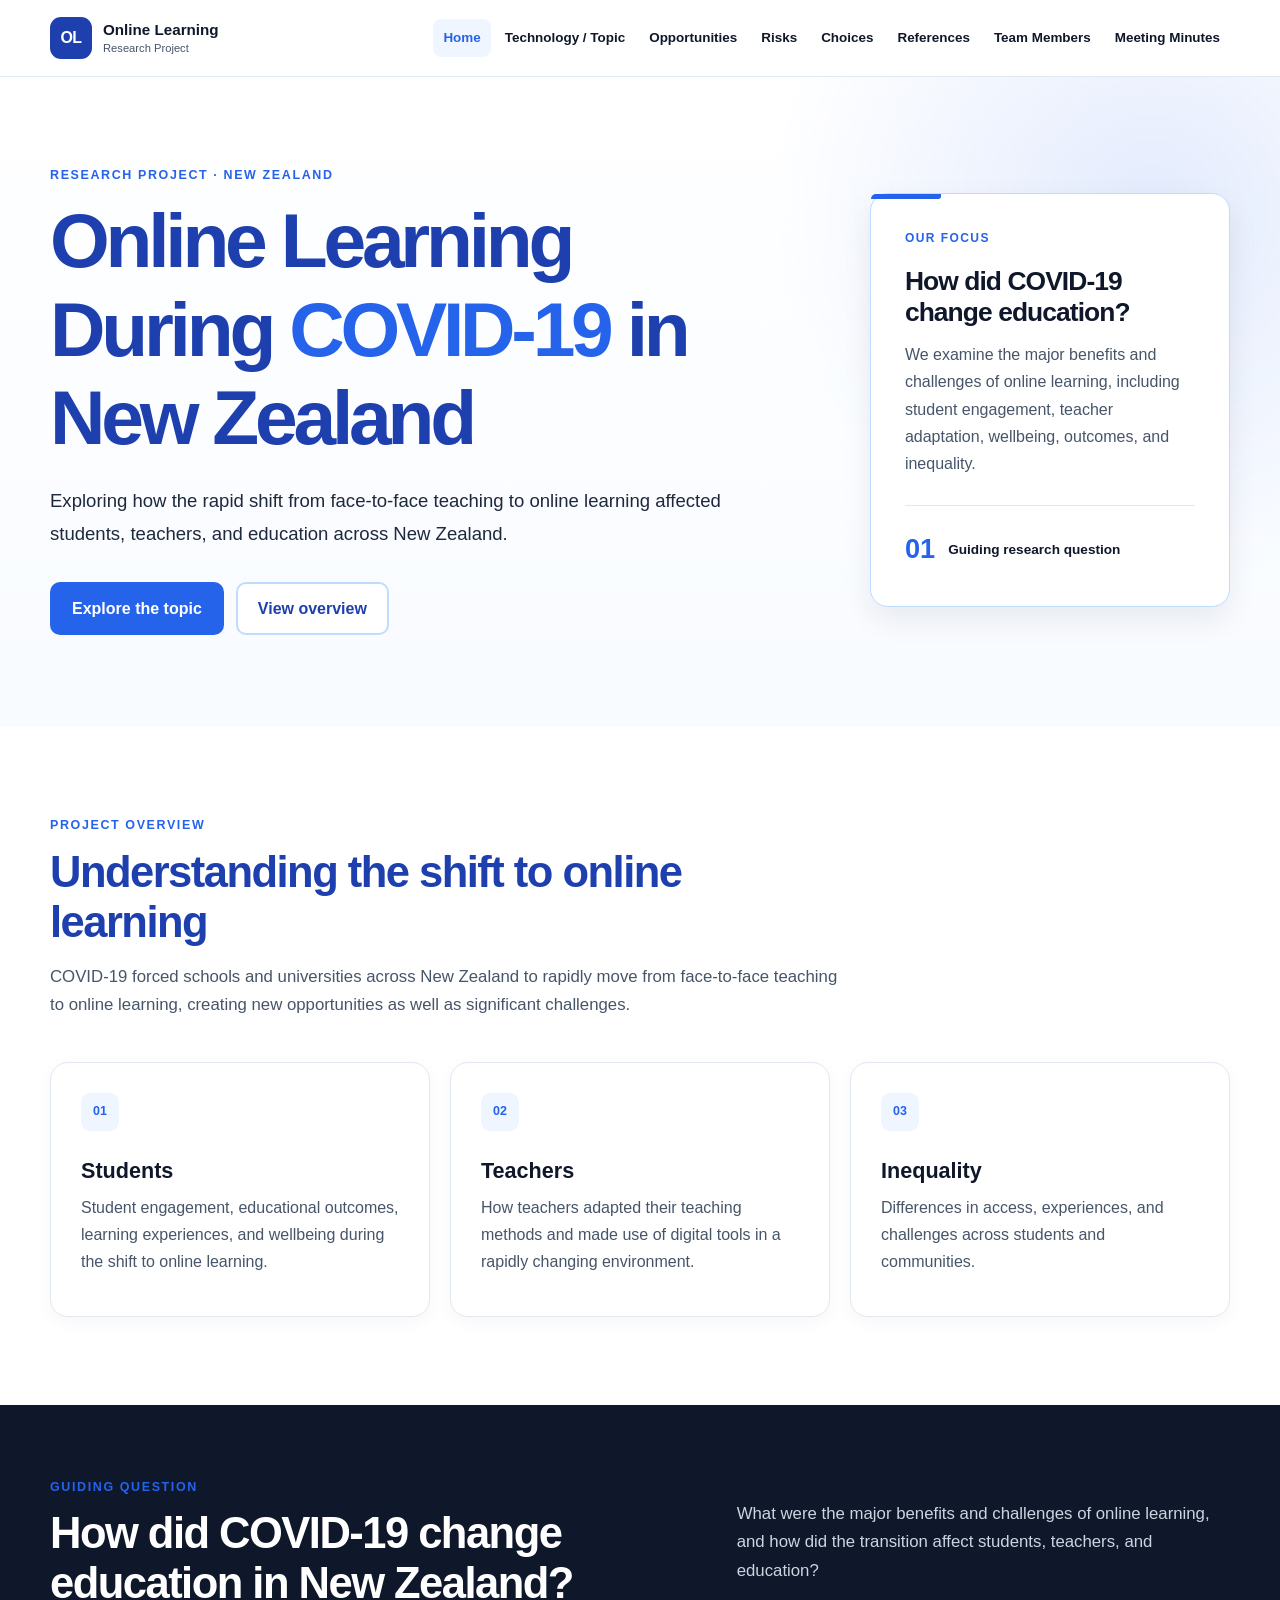
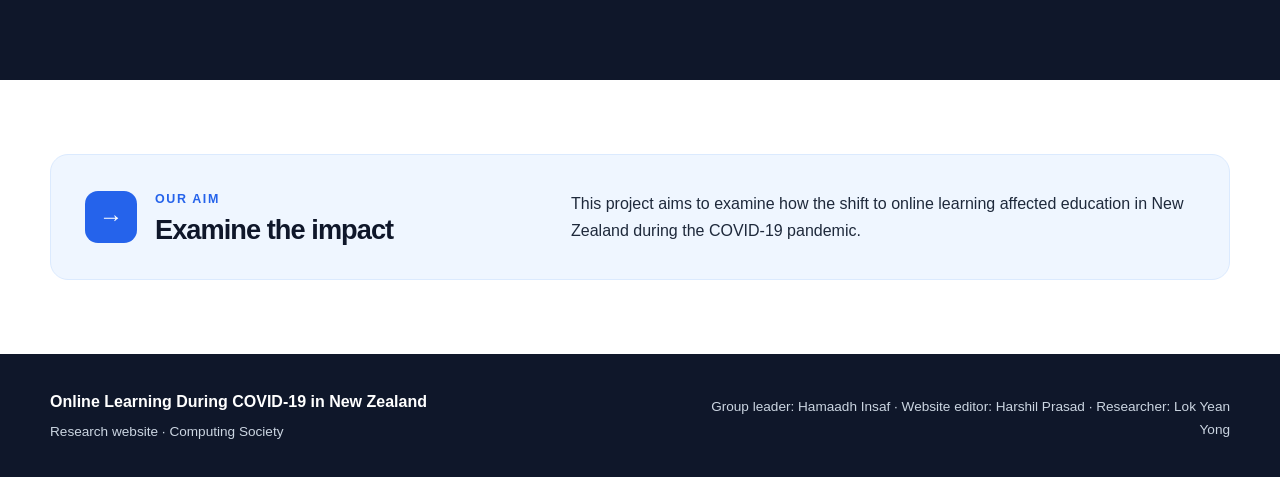
<file: index.html>
<!DOCTYPE html>
<html lang="en">
    <head>
        <meta charset="UTF-8">
        <meta name="viewport" content="width=device-width, initial-scale=1.0">
        <meta name="description" content="Online Learning During COVID-19 in New Zealand - a research website exploring the impact of the pandemic on students, teachers, and education.">
        <title>Online Learning During COVID-19 in New Zealand</title>
        <link rel="stylesheet" href="style.css">
    </head>

    <body>
        <header class="site-header">
            <div class="container header-inner">
                <a class="site-logo" href="index.html" aria-label="Research website home">
                    <span class="logo-mark">OL</span>
                    <span class="logo-text">Online Learning <small>Research Project</small></span>
                </a>

                <nav class="main-nav" aria-label="Main navigation">
                    <a class="active" href="index.html">Home</a>
                    <a href="topic.html">Technology / Topic</a>
                    <a href="opportunities.html">Opportunities</a>
                    <a href="risks.html">Risks</a>
                    <a href="choices.html">Choices</a>
                    <a href="references.html">References</a>
                    <a href="team-members.html">Team Members</a>
                    <a href="meetings.html">Meeting Minutes</a>
                </nav>
            </div>
        </header>

        <main>
            <section class="hero">
                <div class="container hero-grid">
                    <div class="hero-content">
                        <p class="eyebrow">Research Project · New Zealand</p>
                        <h1>Online Learning During <span>COVID-19</span> in New Zealand</h1>
                        <p class="hero-text">
                        Exploring how the rapid shift from face-to-face teaching to online learning
                        affected students, teachers, and education across New Zealand.
                        </p>
                        <div class="hero-actions">
                            <a class="button button-primary" href="topic.html">Explore the topic</a>
                            <a class="button button-secondary" href="#overview">View overview</a>
                        </div>
                    </div>

                    <div class="hero-card" aria-label="Research focus">
                        <div class="hero-card-label">Our focus</div>
                        <h2>How did COVID-19 change education?</h2>
                        <p>
                        We examine the major benefits and challenges of online learning,
                        including student engagement, teacher adaptation, wellbeing, outcomes,
                        and inequality.
                        </p>
                        <div class="hero-stat">
                            <span class="stat-number">01</span>
                            <span class="stat-text">Guiding research question</span>
                        </div>
                    </div>
                </div>
            </section>

            <section id="overview" class="section">
                <div class="container">
                    <div class="section-heading">
                        <p class="eyebrow">Project overview</p>
                        <h2>Understanding the shift to online learning</h2>
                        <p>
                        COVID-19 forced schools and universities across New Zealand to rapidly
                        move from face-to-face teaching to online learning, creating new
                        opportunities as well as significant challenges.
                        </p>
                    </div>

                    <div class="focus-grid">
                        <article class="focus-card">
                            <div class="card-number">01</div>
                            <h3>Students</h3>
                            <p>
                            Student engagement, educational outcomes, learning experiences,
                            and wellbeing during the shift to online learning.
                            </p>
                        </article>

                        <article class="focus-card">
                            <div class="card-number">02</div>
                            <h3>Teachers</h3>
                            <p>
                            How teachers adapted their teaching methods and made use of
                            digital tools in a rapidly changing environment.
                            </p>
                        </article>

                        <article class="focus-card">
                            <div class="card-number">03</div>
                            <h3>Inequality</h3>
                            <p>
                            Differences in access, experiences, and challenges across
                            students and communities.
                            </p>
                        </article>
                    </div>
                </div>
            </section>

            <section class="question-section">
                <div class="container question-grid">
                    <div>
                        <p class="eyebrow eyebrow-light">Guiding question</p>
                        <h2>How did COVID-19 change education in New Zealand?</h2>
                    </div>
                    <p>
                    What were the major benefits and challenges of online learning,
                    and how did the transition affect students, teachers, and education?
                    </p>
                </div>
            </section>

            <section class="section aim-section">
                <div class="container aim-grid">
                    <div class="aim-label">
                        <span class="aim-icon">→</span>
                        <div>
                            <p class="eyebrow">Our aim</p>
                            <h2>Examine the impact</h2>
                        </div>
                    </div>
                    <p>
                    This project aims to examine how the shift to online learning affected
                    education in New Zealand during the COVID-19 pandemic.
                    </p>
                </div>
            </section>
        </main>

        <footer class="site-footer">
            <div class="container footer-inner">
                <div>
                    <strong>Online Learning During COVID-19 in New Zealand</strong>
                    <p>Research website · Computing Society</p>
                </div>
                <p class="footer-credit">
                Group leader: Hamaadh Insaf · Website editor: Harshil Prasad · Researcher: Lok Yean Yong
                </p>
            </div>
        </footer>
    </body>
</html>
</file>
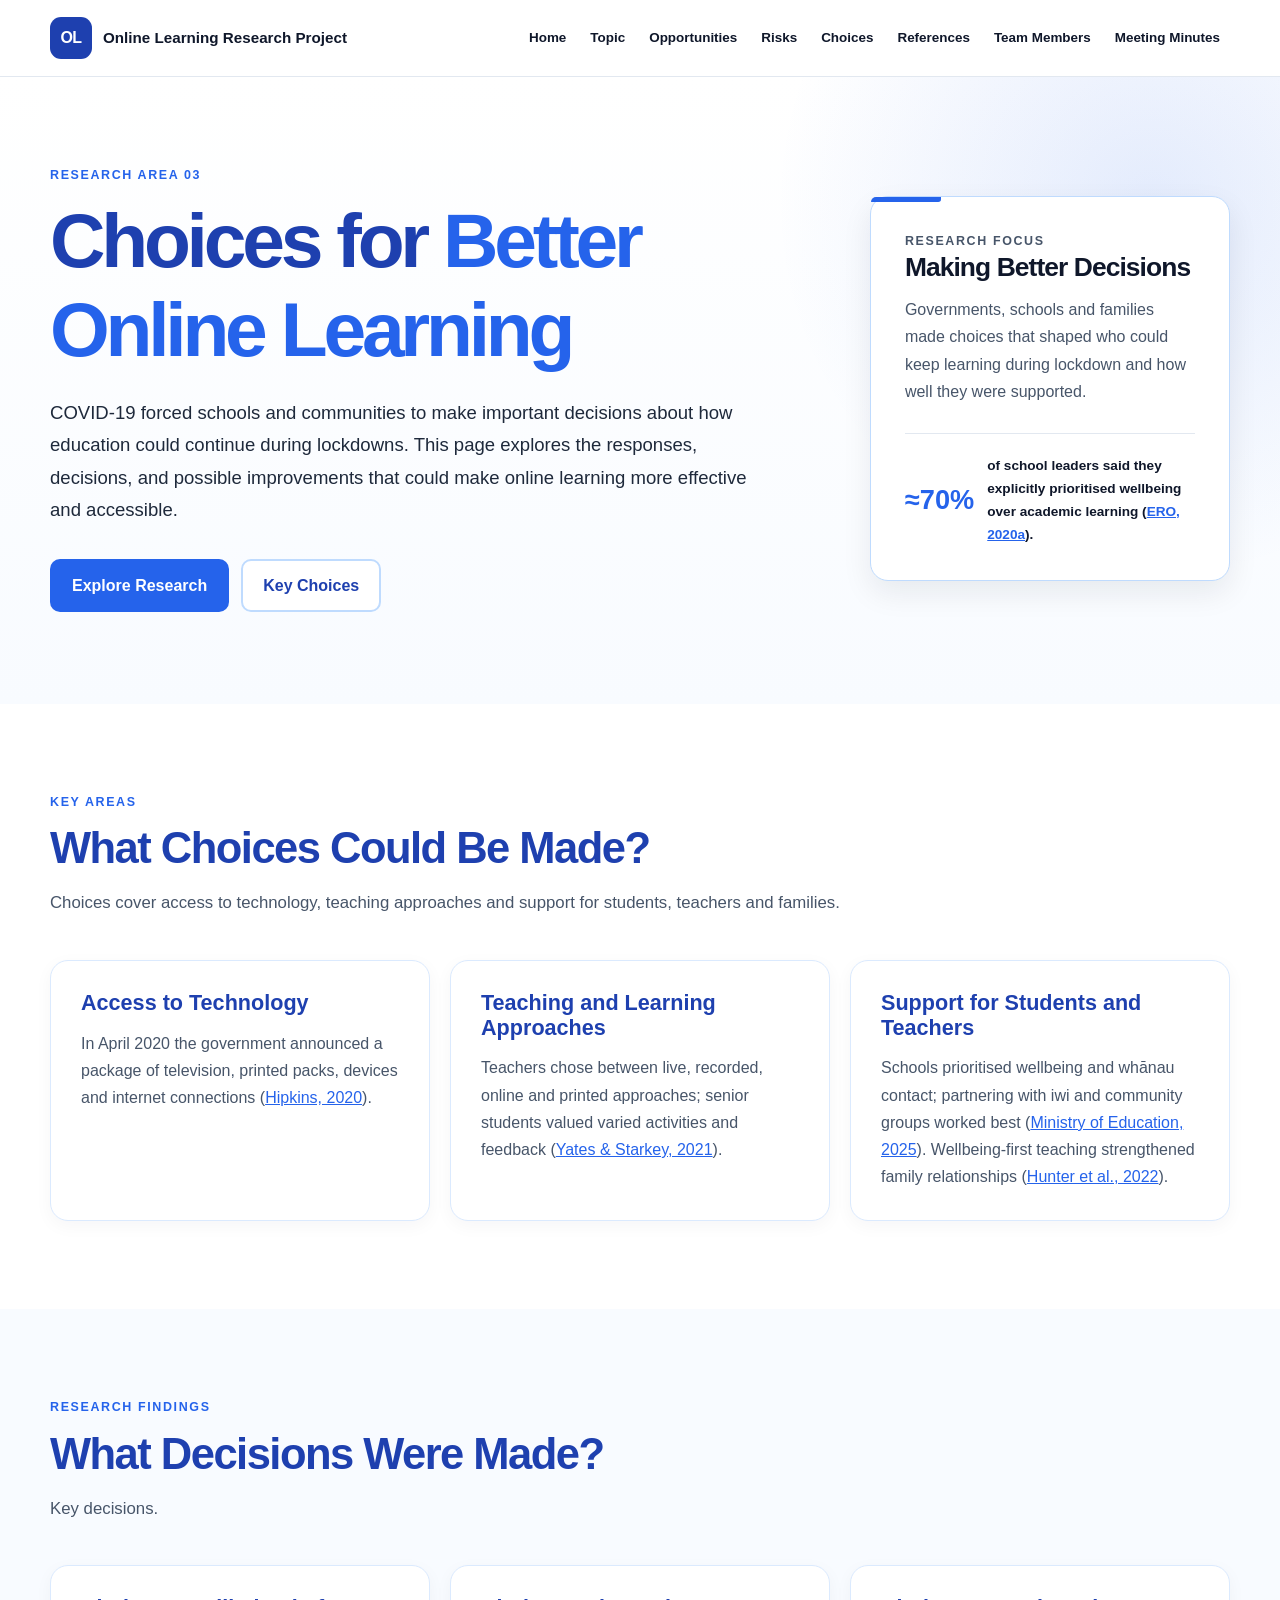
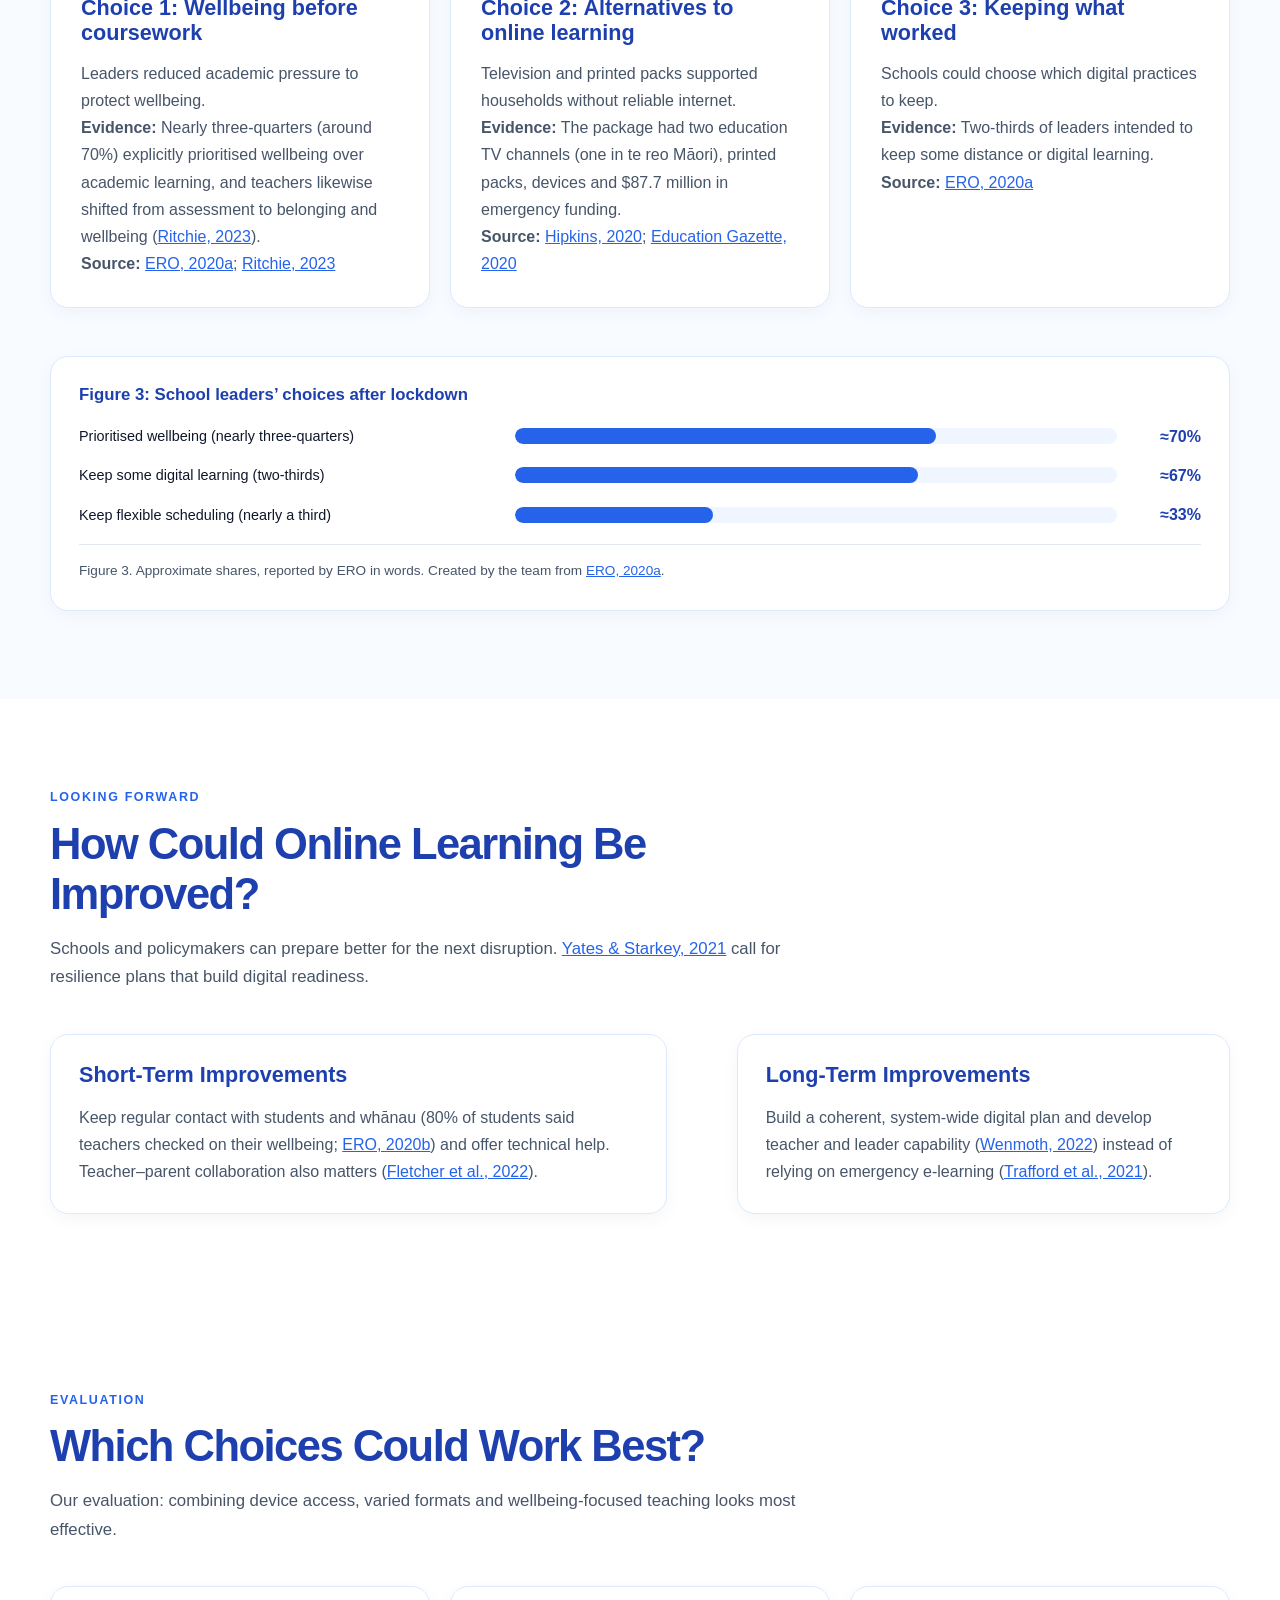
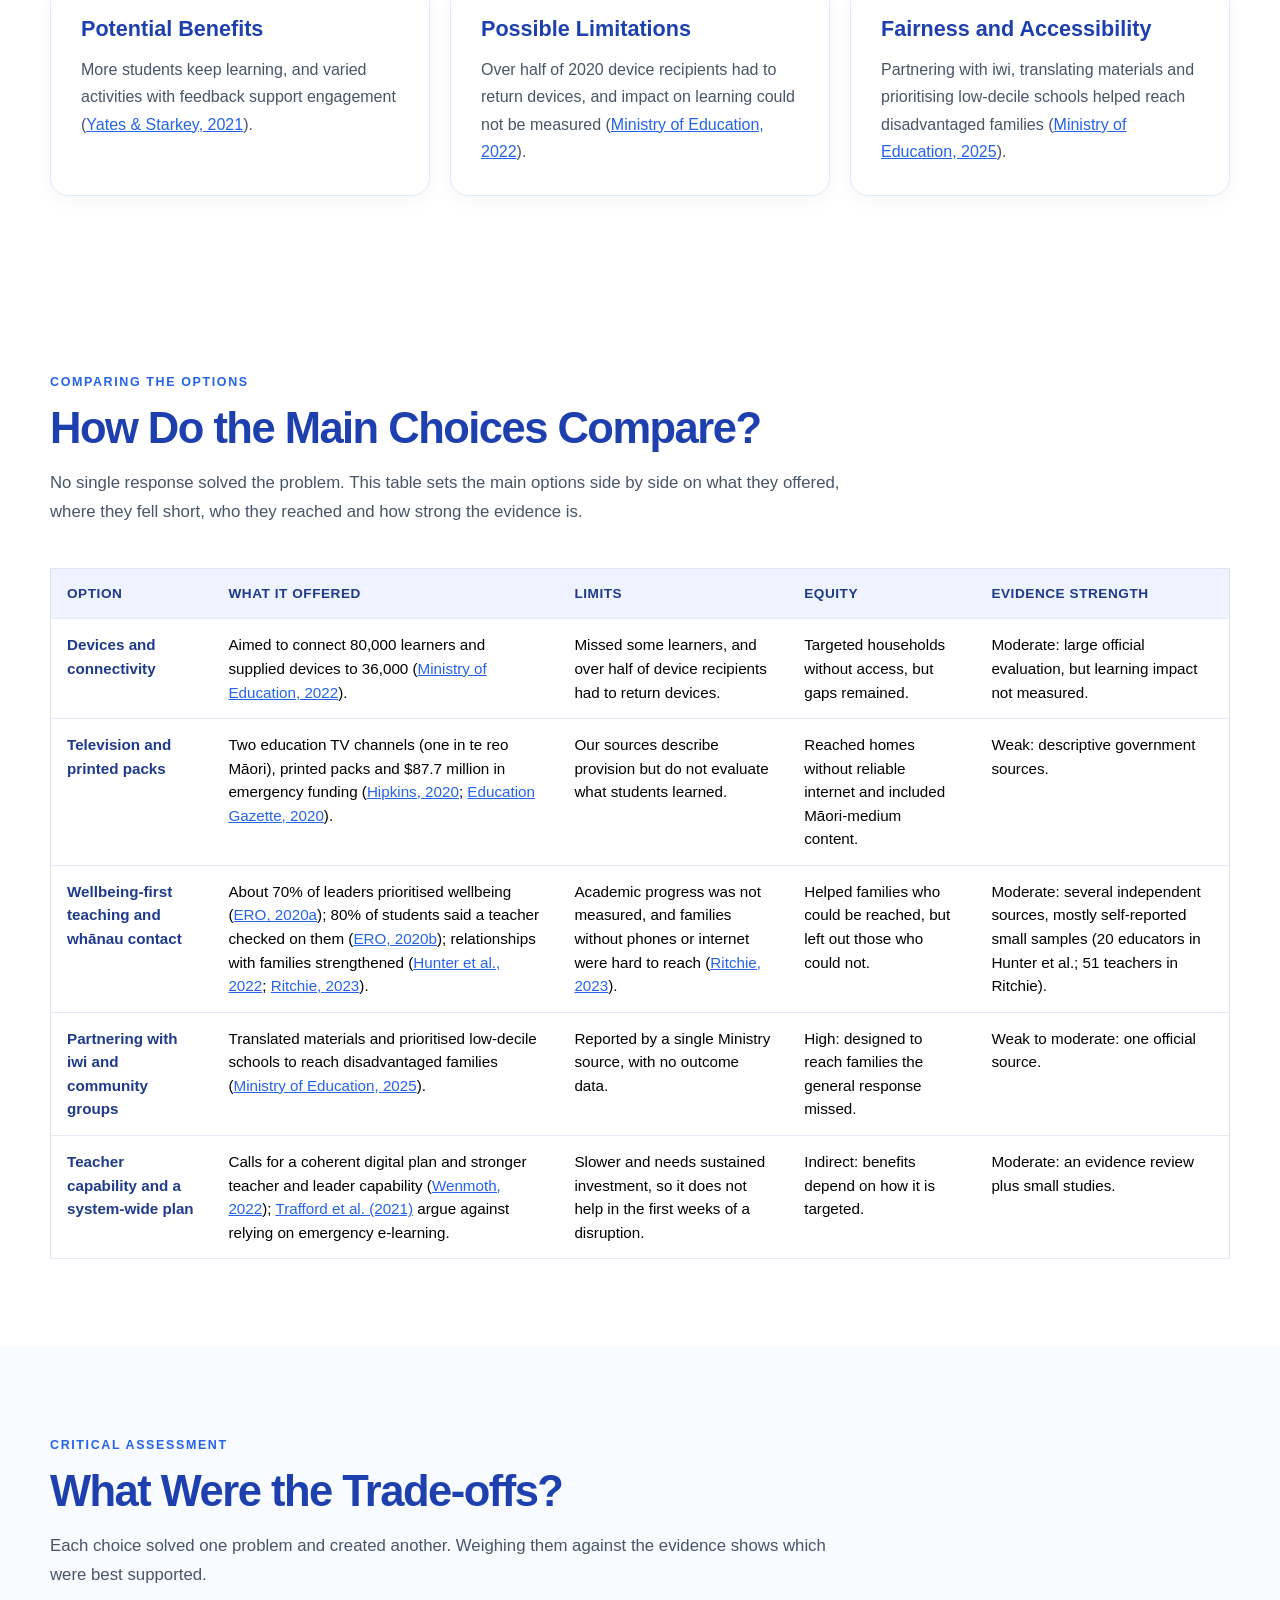
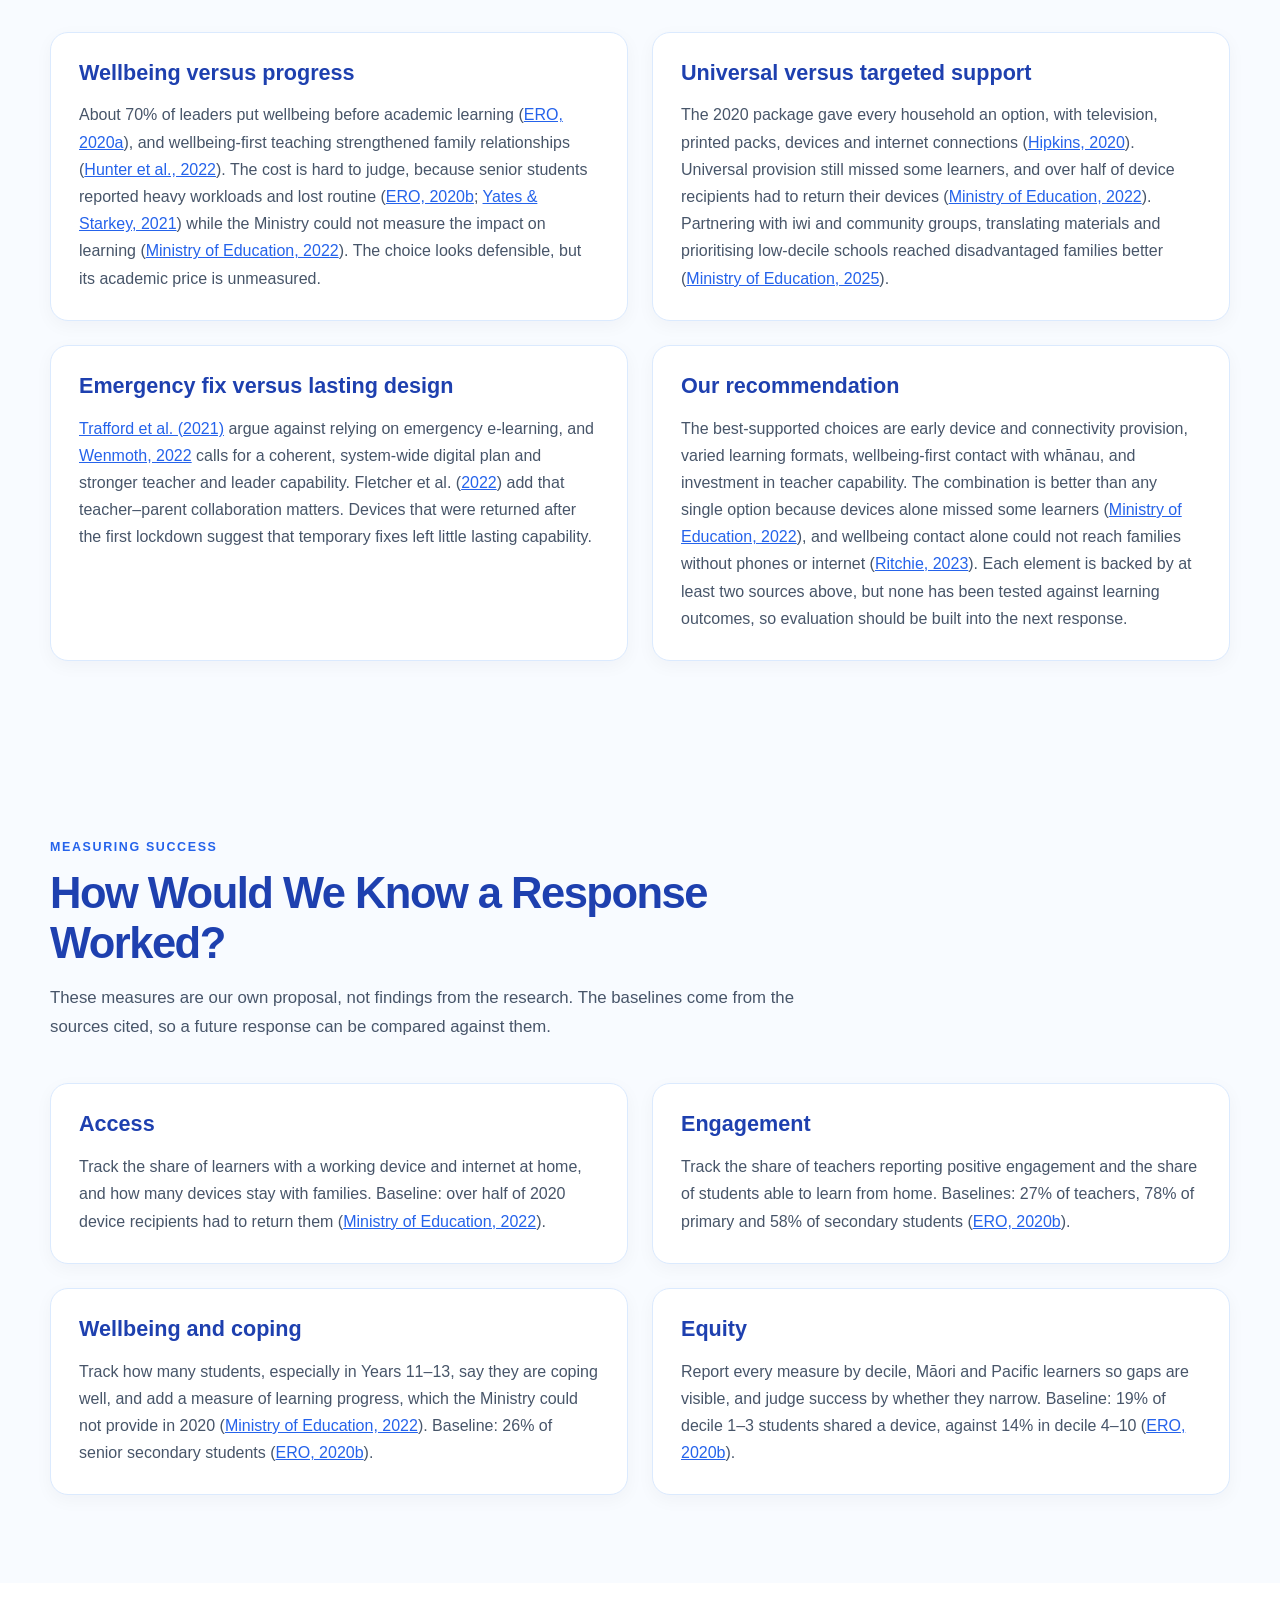
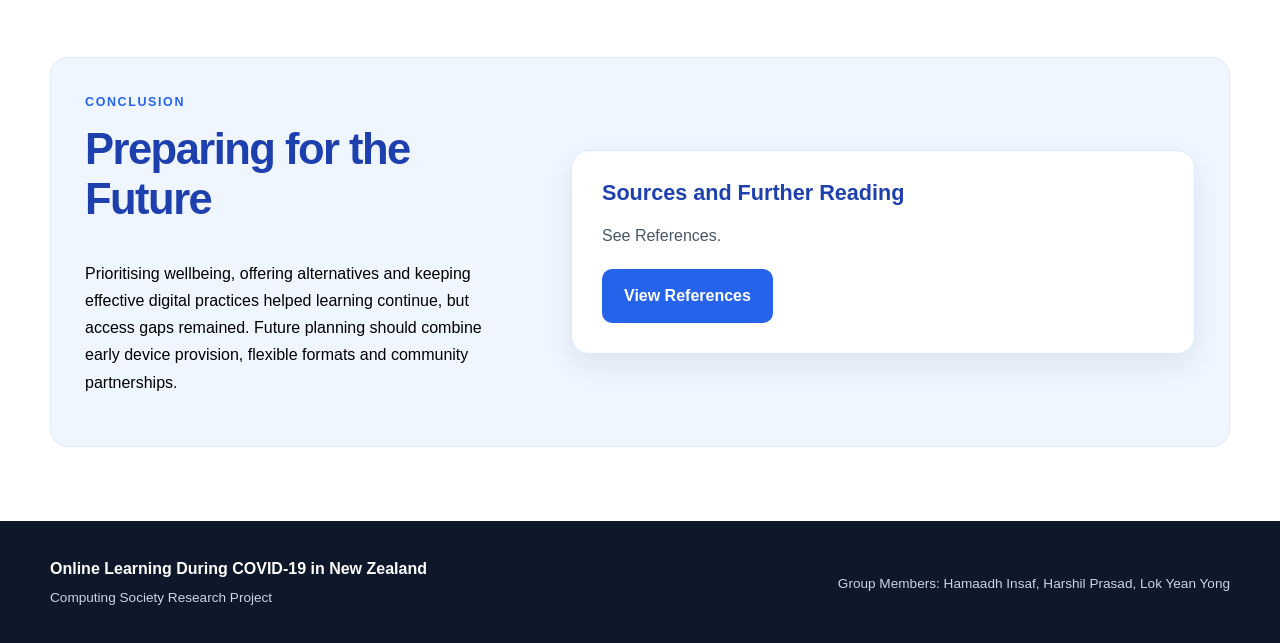
<file: choices.html>
<!DOCTYPE html>
<html lang="en">
    <head>
        <meta charset="UTF-8">
        <meta name="viewport" content="width=device-width, initial-scale=1.0">
        <meta name="description" content="Explore decisions, responses, and possible improvements to online learning during COVID-19 in New Zealand.">
        <title>Choices | Online Learning During COVID-19 in New Zealand</title>
        <link rel="stylesheet" href="style.css">
    </head>

    <body>
        <header class="site-header">
            <div class="container header-inner">
                <a class="site-logo" href="index.html">
                    <span class="logo-mark">OL</span>
                    <span class="logo-text">
                        <strong>Online Learning</strong>
                        <span>Research Project</span>
                    </span>
                </a>

                <nav class="main-nav" aria-label="Main navigation">
                    <a href="index.html">Home</a>
                    <a href="topic.html">Topic</a>
                    <a href="opportunities.html">Opportunities</a>
                    <a href="risks.html">Risks</a>
                    <a href="choices.html" aria-current="page">Choices</a>
                    <a href="references.html">References</a>
                    <a href="team-members.html">Team Members</a>
                    <a href="meetings.html">Meeting Minutes</a>
                </nav>
            </div>
        </header>

        <main>
            <!-- Page introduction -->
            <section class="hero">
                <div class="container hero-grid">
                    <div class="hero-content">
                        <p class="eyebrow">Research Area 03</p>
                        <h1>Choices for <span class="text-highlight">Better Online Learning</span></h1>

                        <p class="hero-text">
                            COVID-19 forced schools and communities to make important
                            decisions about how education could continue during lockdowns.
                            This page explores the responses, decisions, and possible
                            improvements that could make online learning more effective
                            and accessible.
                        </p>

                        <div class="hero-actions">
                            <a class="button button-primary" href="#research-findings">Explore Research</a>
                            <a class="button button-secondary" href="#key-choices">Key Choices</a>
                        </div>
                    </div>

                    <div class="hero-card">
                        <p class="eyebrow">Research focus</p>
                        <h2>Making Better Decisions</h2>
                        <p>
                            Governments, schools and families made choices that shaped who could keep learning during lockdown and how well they were supported.
                        </p>

                        <div class="hero-stat">
                            <span class="stat-number">≈70%</span>
                            <span class="stat-label">of school leaders said they explicitly prioritised wellbeing over academic learning (<a href="https://ero.govt.nz/sites/default/files/2021-04/Covid-19%20Impact%20on%20schools%20and%20early%20childhood%20services%20interim%20report.pdf" target="_blank" rel="noopener">ERO, 2020a</a>).</span>
                        </div>
                    </div>
                </div>
            </section>

            <!-- Key choices -->
            <section class="section" id="key-choices">
                <div class="container">
                    <div class="section-heading">
                        <p class="eyebrow">Key Areas</p>
                        <h2>What Choices Could Be Made?</h2>
                        <p>
                            Choices cover access to technology, teaching approaches and support for students, teachers and families.
                        </p>
                    </div>

                    <div class="topic-content-grid">
                        <article class="topic-info-card">
                            <h3>Access to Technology</h3>
                            <p>
                                In April 2020 the government announced a package of television, printed packs, devices and internet connections (<a href="https://www.beehive.govt.nz/release/covid19-government-moving-quickly-roll-out-learning-home" target="_blank" rel="noopener">Hipkins, 2020</a>).
                            </p>
                        </article>

                        <article class="topic-info-card">
                            <h3>Teaching and Learning Approaches</h3>
                            <p>
                                Teachers chose between live, recorded, online and printed approaches; senior students valued varied activities and feedback (<a href="https://doi.org/10.26686/nzaroe.v25.6912" target="_blank" rel="noopener">Yates &amp; Starkey, 2021</a>).
                            </p>
                        </article>

                        <article class="topic-info-card">
                            <h3>Support for Students and Teachers</h3>
                            <p>
                                Schools prioritised wellbeing and whānau contact; partnering with iwi and community groups worked best (<a href="https://www.digital.govt.nz/showcase/tackling-the-digital-divide-during-covid-19" target="_blank" rel="noopener">Ministry of Education, 2025</a>). Wellbeing-first teaching strengthened family relationships (<a href="https://doi.org/10.1007/s10649-022-10157-1" target="_blank" rel="noopener">Hunter et al., 2022</a>).
                            </p>
                        </article>
                    </div>
                </div>
            </section>

            <!-- Research findings -->
            <section class="section research-areas-section" id="research-findings">
                <div class="container">
                    <div class="section-heading">
                        <p class="eyebrow">Research Findings</p>
                        <h2>What Decisions Were Made?</h2>
                        <p>
                            Key decisions.
                        </p>
                    </div>

                    <div class="topic-content-grid">
                        <article class="topic-info-card">
                            <h3>Choice 1: Wellbeing before coursework</h3>
                            <p>
                                Leaders reduced academic pressure to protect wellbeing.
                            </p>
                            <p>
                                <strong>Evidence:</strong> Nearly three-quarters (around 70%) explicitly prioritised wellbeing over academic learning, and teachers likewise shifted from assessment to belonging and wellbeing (<a href="https://doi.org/10.1007/s40841-023-00278-3" target="_blank" rel="noopener">Ritchie, 2023</a>).
                            </p>
                            <p>
                                <strong>Source:</strong> <a href="https://ero.govt.nz/sites/default/files/2021-04/Covid-19%20Impact%20on%20schools%20and%20early%20childhood%20services%20interim%20report.pdf" target="_blank" rel="noopener">ERO, 2020a</a>; <a href="https://doi.org/10.1007/s40841-023-00278-3" target="_blank" rel="noopener">Ritchie, 2023</a>
                            </p>
                        </article>

                        <article class="topic-info-card">
                            <h3>Choice 2: Alternatives to online learning</h3>
                            <p>
                                Television and printed packs supported households without reliable internet.
                            </p>
                            <p>
                                <strong>Evidence:</strong> The package had two education TV channels (one in te reo Māori), printed packs, devices and $87.7 million in emergency funding.
                            </p>
                            <p>
                                <strong>Source:</strong> <a href="https://www.beehive.govt.nz/release/covid19-government-moving-quickly-roll-out-learning-home" target="_blank" rel="noopener">Hipkins, 2020</a>; <a href="https://gazette.education.govt.nz/articles/rolling-out-distance-learning-across-aotearoa" target="_blank" rel="noopener">Education Gazette, 2020</a>
                            </p>
                        </article>

                        <article class="topic-info-card">
                            <h3>Choice 3: Keeping what worked</h3>
                            <p>
                                Schools could choose which digital practices to keep.
                            </p>
                            <p>
                                <strong>Evidence:</strong> Two-thirds of leaders intended to keep some distance or digital learning.
                            </p>
                            <p>
                                <strong>Source:</strong> <a href="https://ero.govt.nz/sites/default/files/2021-04/Covid-19%20Impact%20on%20schools%20and%20early%20childhood%20services%20interim%20report.pdf" target="_blank" rel="noopener">ERO, 2020a</a>
                            </p>
                        </article>
                    </div>
                    <figure class="chart-figure">
                        <h3>Figure 3: School leaders’ choices after lockdown</h3>
                        <div class="bar-chart">
                            <div class="bar-row">
                                <span class="bar-label">Prioritised wellbeing (nearly three-quarters)</span>
                                <div class="bar-track" aria-hidden="true"><div class="bar-fill" style="width:70%"></div></div>
                                <span class="bar-value">≈70%</span>
                            </div>
                            <div class="bar-row">
                                <span class="bar-label">Keep some digital learning (two-thirds)</span>
                                <div class="bar-track" aria-hidden="true"><div class="bar-fill" style="width:67%"></div></div>
                                <span class="bar-value">≈67%</span>
                            </div>
                            <div class="bar-row">
                                <span class="bar-label">Keep flexible scheduling (nearly a third)</span>
                                <div class="bar-track" aria-hidden="true"><div class="bar-fill" style="width:33%"></div></div>
                                <span class="bar-value">≈33%</span>
                            </div>
                        </div>
                        <figcaption>Figure 3. Approximate shares, reported by ERO in words. Created by the team from <a href="https://ero.govt.nz/sites/default/files/2021-04/Covid-19%20Impact%20on%20schools%20and%20early%20childhood%20services%20interim%20report.pdf" target="_blank" rel="noopener">ERO, 2020a</a>.</figcaption>
                    </figure>
                </div>
            </section>

            <!-- Future improvements -->
            <section class="section">
                <div class="container">
                    <div class="section-heading">
                        <p class="eyebrow">Looking Forward</p>
                        <h2>How Could Online Learning Be Improved?</h2>
                        <p>
                            Schools and policymakers can prepare better for the next disruption. <a href="https://doi.org/10.26686/nzaroe.v25.6912" target="_blank" rel="noopener">Yates &amp; Starkey, 2021</a> call for resilience plans that build digital readiness.
                        </p>
                    </div>

                    <div class="question-grid">
                        <div class="question-card">
                            <h3>Short-Term Improvements</h3>
                            <p>
                                Keep regular contact with students and whānau (80% of students said teachers checked on their wellbeing; <a href="https://ero.govt.nz/sites/default/files/2021-03/Covid%2019%20Learning%20in%20Lockdown.pdf" target="_blank" rel="noopener">ERO, 2020b</a>) and offer technical help. Teacher–parent collaboration also matters (<a href="https://doi.org/10.1080/00131911.2021.2007053" target="_blank" rel="noopener">Fletcher et al., 2022</a>).
                            </p>
                        </div>

                        <div class="question-card">
                            <h3>Long-Term Improvements</h3>
                            <p>
                                Build a coherent, system-wide digital plan and develop teacher and leader capability (<a href="https://www.educationcounts.govt.nz/publications/all-schooling/digital-technologies-in-education-during-the-covid-19-pandemic" target="_blank" rel="noopener">Wenmoth, 2022</a>) instead of relying on emergency e-learning (<a href="https://doi.org/10.3389/feduc.2021.639466" target="_blank" rel="noopener">Trafford et al., 2021</a>).
                            </p>
                        </div>
                    </div>
                </div>
            </section>

            <!-- Evaluation -->
            <section class="section">
                <div class="container">
                    <div class="section-heading">
                        <p class="eyebrow">Evaluation</p>
                        <h2>Which Choices Could Work Best?</h2>
                        <p>
                            Our evaluation: combining device access, varied formats and wellbeing-focused teaching looks most effective.
                        </p>
                    </div>

                    <div class="topic-content-grid">
                        <article class="topic-info-card">
                            <h3>Potential Benefits</h3>
                            <p>
                                More students keep learning, and varied activities with feedback support engagement (<a href="https://doi.org/10.26686/nzaroe.v25.6912" target="_blank" rel="noopener">Yates &amp; Starkey, 2021</a>).
                            </p>
                        </article>

                        <article class="topic-info-card">
                            <h3>Possible Limitations</h3>
                            <p>
                                Over half of 2020 device recipients had to return devices, and impact on learning could not be measured (<a href="https://www.educationcounts.govt.nz/publications/schooling2/digital-technology/evaluation-of-provision-of-connectivity-and-devices-a-covid-19-response" target="_blank" rel="noopener">Ministry of Education, 2022</a>).
                            </p>
                        </article>

                        <article class="topic-info-card">
                            <h3>Fairness and Accessibility</h3>
                            <p>
                                Partnering with iwi, translating materials and prioritising low-decile schools helped reach disadvantaged families (<a href="https://www.digital.govt.nz/showcase/tackling-the-digital-divide-during-covid-19" target="_blank" rel="noopener">Ministry of Education, 2025</a>).
                            </p>
                        </article>
                    </div>
                </div>
            </section>

            <section class="section" id="options-comparison">
                <div class="container">
                    <div class="section-heading">
                        <p class="eyebrow">Comparing the Options</p>
                        <h2>How Do the Main Choices Compare?</h2>
                        <p>No single response solved the problem. This table sets the main options side by side on what they offered, where they fell short, who they reached and how strong the evidence is.</p>
                    </div>
                    <div class="table-wrap">
                        <table class="compare-table">
                            <thead><tr><th scope="col">Option</th><th scope="col">What it offered</th><th scope="col">Limits</th><th scope="col">Equity</th><th scope="col">Evidence strength</th></tr></thead>
                            <tbody><tr><td data-label="Option">Devices and connectivity</td><td data-label="What it offered">Aimed to connect 80,000 learners and supplied devices to 36,000 (<a href="https://www.educationcounts.govt.nz/publications/schooling2/digital-technology/evaluation-of-provision-of-connectivity-and-devices-a-covid-19-response" target="_blank" rel="noopener">Ministry of Education, 2022</a>).</td><td data-label="Limits">Missed some learners, and over half of device recipients had to return devices.</td><td data-label="Equity">Targeted households without access, but gaps remained.</td><td data-label="Evidence strength">Moderate: large official evaluation, but learning impact not measured.</td></tr><tr><td data-label="Option">Television and printed packs</td><td data-label="What it offered">Two education TV channels (one in te reo Māori), printed packs and $87.7 million in emergency funding (<a href="https://www.beehive.govt.nz/release/covid19-government-moving-quickly-roll-out-learning-home" target="_blank" rel="noopener">Hipkins, 2020</a>; <a href="https://gazette.education.govt.nz/articles/rolling-out-distance-learning-across-aotearoa" target="_blank" rel="noopener">Education Gazette, 2020</a>).</td><td data-label="Limits">Our sources describe provision but do not evaluate what students learned.</td><td data-label="Equity">Reached homes without reliable internet and included Māori-medium content.</td><td data-label="Evidence strength">Weak: descriptive government sources.</td></tr><tr><td data-label="Option">Wellbeing-first teaching and whānau contact</td><td data-label="What it offered">About 70% of leaders prioritised wellbeing (<a href="https://ero.govt.nz/sites/default/files/2021-04/Covid-19%20Impact%20on%20schools%20and%20early%20childhood%20services%20interim%20report.pdf" target="_blank" rel="noopener">ERO, 2020a</a>); 80% of students said a teacher checked on them (<a href="https://ero.govt.nz/sites/default/files/2021-03/Covid%2019%20Learning%20in%20Lockdown.pdf" target="_blank" rel="noopener">ERO, 2020b</a>); relationships with families strengthened (<a href="https://doi.org/10.1007/s10649-022-10157-1" target="_blank" rel="noopener">Hunter et al., 2022</a>; <a href="https://doi.org/10.1007/s40841-023-00278-3" target="_blank" rel="noopener">Ritchie, 2023</a>).</td><td data-label="Limits">Academic progress was not measured, and families without phones or internet were hard to reach (<a href="https://doi.org/10.1007/s40841-023-00278-3" target="_blank" rel="noopener">Ritchie, 2023</a>).</td><td data-label="Equity">Helped families who could be reached, but left out those who could not.</td><td data-label="Evidence strength">Moderate: several independent sources, mostly self-reported small samples (20 educators in Hunter et al.; 51 teachers in Ritchie).</td></tr><tr><td data-label="Option">Partnering with iwi and community groups</td><td data-label="What it offered">Translated materials and prioritised low-decile schools to reach disadvantaged families (<a href="https://www.digital.govt.nz/showcase/tackling-the-digital-divide-during-covid-19" target="_blank" rel="noopener">Ministry of Education, 2025</a>).</td><td data-label="Limits">Reported by a single Ministry source, with no outcome data.</td><td data-label="Equity">High: designed to reach families the general response missed.</td><td data-label="Evidence strength">Weak to moderate: one official source.</td></tr><tr><td data-label="Option">Teacher capability and a system-wide plan</td><td data-label="What it offered">Calls for a coherent digital plan and stronger teacher and leader capability (<a href="https://www.educationcounts.govt.nz/publications/all-schooling/digital-technologies-in-education-during-the-covid-19-pandemic" target="_blank" rel="noopener">Wenmoth, 2022</a>); <a href="https://doi.org/10.3389/feduc.2021.639466" target="_blank" rel="noopener">Trafford et al. (2021)</a> argue against relying on emergency e-learning.</td><td data-label="Limits">Slower and needs sustained investment, so it does not help in the first weeks of a disruption.</td><td data-label="Equity">Indirect: benefits depend on how it is targeted.</td><td data-label="Evidence strength">Moderate: an evidence review plus small studies.</td></tr></tbody>
                        </table>
                    </div>
                </div>
            </section>

            <section class="section research-areas-section" id="critical-evaluation">
                <div class="container">
                    <div class="section-heading">
                        <p class="eyebrow">Critical Assessment</p>
                        <h2>What Were the Trade-offs?</h2>
                        <p>Each choice solved one problem and created another. Weighing them against the evidence shows which were best supported.</p>
                    </div>

                    <div class="eval-grid">
                        <div class="question-card">
                            <h3>Wellbeing versus progress</h3>
                            <p>About 70% of leaders put wellbeing before academic learning (<a href="https://ero.govt.nz/sites/default/files/2021-04/Covid-19%20Impact%20on%20schools%20and%20early%20childhood%20services%20interim%20report.pdf" target="_blank" rel="noopener">ERO, 2020a</a>), and wellbeing-first teaching strengthened family relationships (<a href="https://doi.org/10.1007/s10649-022-10157-1" target="_blank" rel="noopener">Hunter et al., 2022</a>). The cost is hard to judge, because senior students reported heavy workloads and lost routine (<a href="https://ero.govt.nz/sites/default/files/2021-03/Covid%2019%20Learning%20in%20Lockdown.pdf" target="_blank" rel="noopener">ERO, 2020b</a>; <a href="https://doi.org/10.26686/nzaroe.v25.6912" target="_blank" rel="noopener">Yates &amp; Starkey, 2021</a>) while the Ministry could not measure the impact on learning (<a href="https://www.educationcounts.govt.nz/publications/schooling2/digital-technology/evaluation-of-provision-of-connectivity-and-devices-a-covid-19-response" target="_blank" rel="noopener">Ministry of Education, 2022</a>). The choice looks defensible, but its academic price is unmeasured.</p>
                        </div>
                        <div class="question-card">
                            <h3>Universal versus targeted support</h3>
                            <p>The 2020 package gave every household an option, with television, printed packs, devices and internet connections (<a href="https://www.beehive.govt.nz/release/covid19-government-moving-quickly-roll-out-learning-home" target="_blank" rel="noopener">Hipkins, 2020</a>). Universal provision still missed some learners, and over half of device recipients had to return their devices (<a href="https://www.educationcounts.govt.nz/publications/schooling2/digital-technology/evaluation-of-provision-of-connectivity-and-devices-a-covid-19-response" target="_blank" rel="noopener">Ministry of Education, 2022</a>). Partnering with iwi and community groups, translating materials and prioritising low-decile schools reached disadvantaged families better (<a href="https://www.digital.govt.nz/showcase/tackling-the-digital-divide-during-covid-19" target="_blank" rel="noopener">Ministry of Education, 2025</a>).</p>
                        </div>
                        <div class="question-card">
                            <h3>Emergency fix versus lasting design</h3>
                            <p><a href="https://doi.org/10.3389/feduc.2021.639466" target="_blank" rel="noopener">Trafford et al. (2021)</a> argue against relying on emergency e-learning, and <a href="https://www.educationcounts.govt.nz/publications/all-schooling/digital-technologies-in-education-during-the-covid-19-pandemic" target="_blank" rel="noopener">Wenmoth, 2022</a> calls for a coherent, system-wide digital plan and stronger teacher and leader capability. Fletcher et al. (<a href="https://doi.org/10.1080/00131911.2021.2007053" target="_blank" rel="noopener">2022</a>) add that teacher–parent collaboration matters. Devices that were returned after the first lockdown suggest that temporary fixes left little lasting capability.</p>
                        </div>
                        <div class="question-card">
                            <h3>Our recommendation</h3>
                            <p>The best-supported choices are early device and connectivity provision, varied learning formats, wellbeing-first contact with whānau, and investment in teacher capability. The combination is better than any single option because devices alone missed some learners (<a href="https://www.educationcounts.govt.nz/publications/schooling2/digital-technology/evaluation-of-provision-of-connectivity-and-devices-a-covid-19-response" target="_blank" rel="noopener">Ministry of Education, 2022</a>), and wellbeing contact alone could not reach families without phones or internet (<a href="https://doi.org/10.1007/s40841-023-00278-3" target="_blank" rel="noopener">Ritchie, 2023</a>). Each element is backed by at least two sources above, but none has been tested against learning outcomes, so evaluation should be built into the next response.</p>
                        </div>
                    </div>
                </div>
            </section>

            <section class="section research-areas-section" id="measuring-success">
                <div class="container">
                    <div class="section-heading">
                        <p class="eyebrow">Measuring Success</p>
                        <h2>How Would We Know a Response Worked?</h2>
                        <p>These measures are our own proposal, not findings from the research. The baselines come from the sources cited, so a future response can be compared against them.</p>
                    </div>

                    <div class="eval-grid">
                        <div class="question-card">
                            <h3>Access</h3>
                            <p>Track the share of learners with a working device and internet at home, and how many devices stay with families. Baseline: over half of 2020 device recipients had to return them (<a href="https://www.educationcounts.govt.nz/publications/schooling2/digital-technology/evaluation-of-provision-of-connectivity-and-devices-a-covid-19-response" target="_blank" rel="noopener">Ministry of Education, 2022</a>).</p>
                        </div>
                        <div class="question-card">
                            <h3>Engagement</h3>
                            <p>Track the share of teachers reporting positive engagement and the share of students able to learn from home. Baselines: 27% of teachers, 78% of primary and 58% of secondary students (<a href="https://ero.govt.nz/sites/default/files/2021-03/Covid%2019%20Learning%20in%20Lockdown.pdf" target="_blank" rel="noopener">ERO, 2020b</a>).</p>
                        </div>
                        <div class="question-card">
                            <h3>Wellbeing and coping</h3>
                            <p>Track how many students, especially in Years 11–13, say they are coping well, and add a measure of learning progress, which the Ministry could not provide in 2020 (<a href="https://www.educationcounts.govt.nz/publications/schooling2/digital-technology/evaluation-of-provision-of-connectivity-and-devices-a-covid-19-response" target="_blank" rel="noopener">Ministry of Education, 2022</a>). Baseline: 26% of senior secondary students (<a href="https://ero.govt.nz/sites/default/files/2021-03/Covid%2019%20Learning%20in%20Lockdown.pdf" target="_blank" rel="noopener">ERO, 2020b</a>).</p>
                        </div>
                        <div class="question-card">
                            <h3>Equity</h3>
                            <p>Report every measure by decile, Māori and Pacific learners so gaps are visible, and judge success by whether they narrow. Baseline: 19% of decile 1–3 students shared a device, against 14% in decile 4–10 (<a href="https://ero.govt.nz/sites/default/files/2021-03/Covid%2019%20Learning%20in%20Lockdown.pdf" target="_blank" rel="noopener">ERO, 2020b</a>).</p>
                        </div>
                    </div>
                </div>
            </section>

            <!-- Conclusion -->
            <section class="aim-section">
                <div class="container aim-grid">
                    <div>
                        <p class="eyebrow">Conclusion</p>
                        <h2>Preparing for the Future</h2>
                        <p>
                            Prioritising wellbeing, offering alternatives and keeping effective digital practices helped learning continue, but access gaps remained. Future planning should combine early device provision, flexible formats and community partnerships.
                        </p>
                    </div>

                    <div class="aim-card">
                        <h3>Sources and Further Reading</h3>
                        <p>
                            See References.
                        </p>
                        <a class="button button-primary" href="references.html">View References</a>
                    </div>
                </div>
            </section>
        </main>

        <footer class="site-footer">
            <div class="container footer-inner">
                <div>
                    <strong>Online Learning During COVID-19 in New Zealand</strong>
                    <p>Computing Society Research Project</p>
                </div>

                <div class="footer-credit">
                    <p>Group Members: Hamaadh Insaf, Harshil Prasad, Lok Yean Yong</p>
                </div>
            </div>
        </footer>
    </body>
</html>
</file>
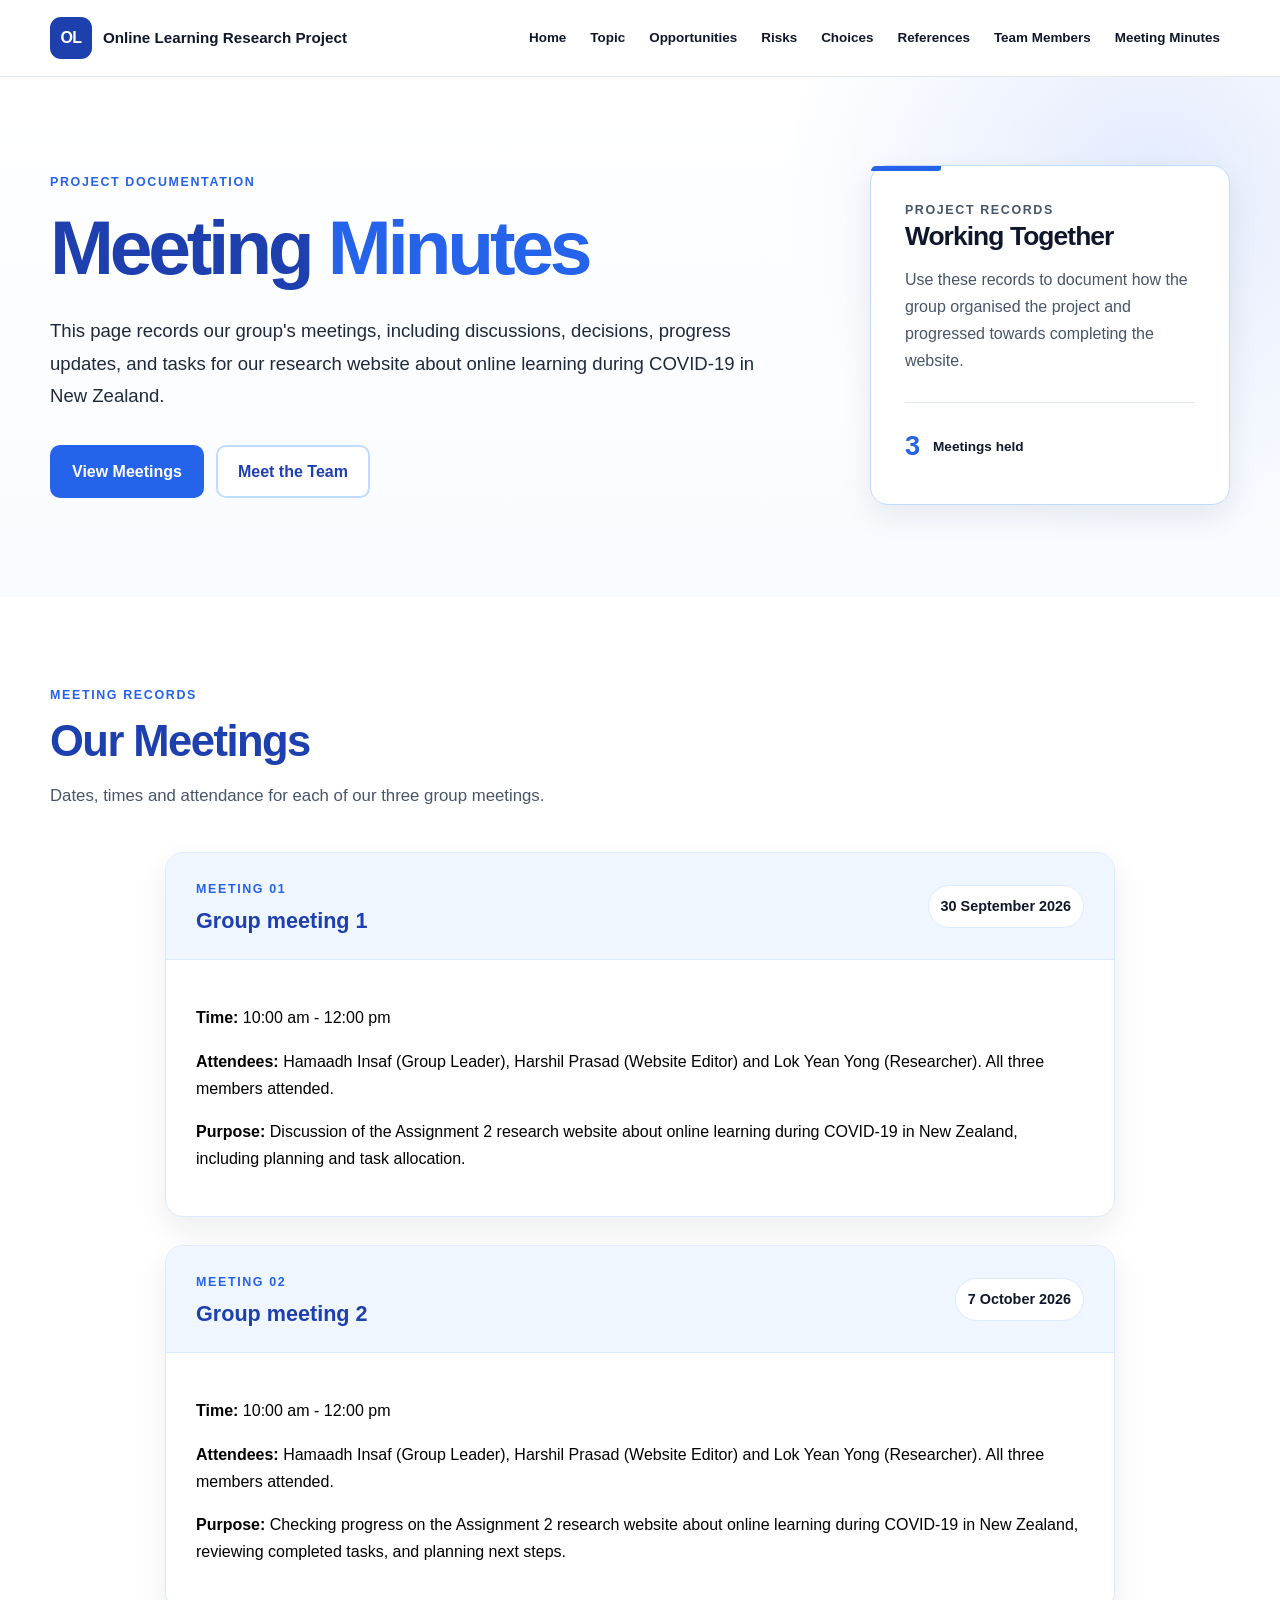
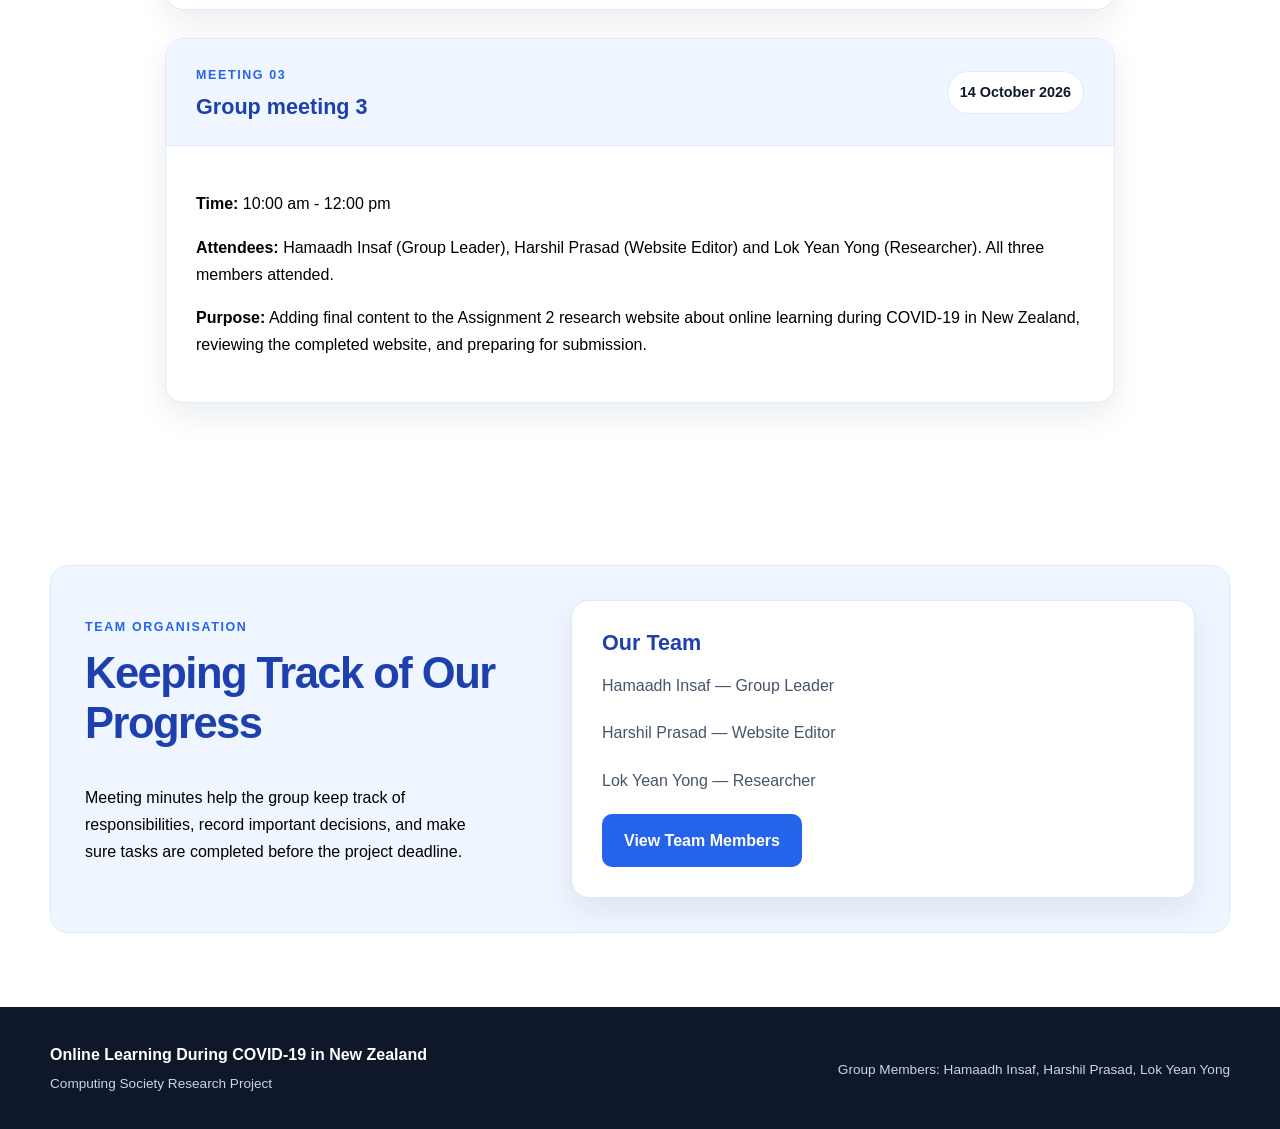
<file: meetings.html>
<!DOCTYPE html>
<html lang="en">
    <head>
        <meta charset="UTF-8">
        <meta name="viewport" content="width=device-width, initial-scale=1.0">
        <meta name="description" content="Meeting minutes for the Online Learning During COVID-19 in New Zealand research project.">
        <title>Meeting Minutes | Online Learning During COVID-19 in New Zealand</title>
        <link rel="stylesheet" href="style.css">
    </head>

    <body>
        <header class="site-header">
            <div class="container header-inner">
                <a class="site-logo" href="index.html">
                    <span class="logo-mark">OL</span>
                    <span class="logo-text">
                        <strong>Online Learning</strong>
                        <span>Research Project</span>
                    </span>
                </a>

                <nav class="main-nav" aria-label="Main navigation">
                    <a href="index.html">Home</a>
                    <a href="topic.html">Topic</a>
                    <a href="opportunities.html">Opportunities</a>
                    <a href="risks.html">Risks</a>
                    <a href="choices.html">Choices</a>
                    <a href="references.html">References</a>
                    <a href="team-members.html">Team Members</a>
                    <a href="meetings.html" aria-current="page">Meeting Minutes</a>
                </nav>
            </div>
        </header>

        <main>
            <!-- Page introduction -->
            <section class="hero">
                <div class="container hero-grid">
                    <div class="hero-content">
                        <p class="eyebrow">Project Documentation</p>
                        <h1>Meeting <span class="text-highlight">Minutes</span></h1>

                        <p class="hero-text">
                            This page records our group's meetings, including discussions,
                            decisions, progress updates, and tasks for our research website
                            about online learning during COVID-19 in New Zealand.
                        </p>

                        <div class="hero-actions">
                            <a class="button button-primary" href="#meeting-list">View Meetings</a>
                            <a class="button button-secondary" href="team-members.html">Meet the Team</a>
                        </div>
                    </div>

                    <div class="hero-card">
                        <p class="eyebrow">Project Records</p>
                        <h2>Working Together</h2>
                        <p>
                            Use these records to document how the group organised the
                            project and progressed towards completing the website.
                        </p>

                        <div class="hero-stat">
                            <span class="stat-number">3</span>
                            <span class="stat-label">Meetings held</span>
                        </div>
                    </div>
                </div>
            </section>

            <!-- Meeting minutes -->
            <section class="section" id="meeting-list">
                <div class="container">
                    <div class="section-heading">
                        <p class="eyebrow">Meeting Records</p>
                        <h2>Our Meetings</h2>
                        <p>
                            Dates, times and attendance for each of our three group meetings.
                        </p>
                    </div>

                    <div class="meeting-list">
                        <!-- Meeting 1 -->
                        <article class="meeting-card">
                            <div class="meeting-header">
                                <div>
                                    <p class="eyebrow">Meeting 01</p>
                                    <h3>Group meeting 1</h3>
                                </div>

                                <span class="meeting-date">30 September 2026</span>
                            </div>

                            <div class="meeting-details">
                                <p>
                                    <strong>Time:</strong>
                                    10:00 am - 12:00 pm
                                </p>

                                <p>
                                    <strong>Attendees:</strong>
                                    Hamaadh Insaf (Group Leader), Harshil Prasad (Website Editor) and Lok Yean Yong (Researcher). All three members attended.
                                </p>

                                <p>
                                    <strong>Purpose:</strong>
                                    Discussion of the Assignment 2 research website about online learning during COVID-19 in New Zealand, including planning and task allocation.
                                </p>
                            </div>
                        </article>

                        <!-- Meeting 2 -->
                        <article class="meeting-card">
                            <div class="meeting-header">
                                <div>
                                    <p class="eyebrow">Meeting 02</p>
                                    <h3>Group meeting 2</h3>
                                </div>

                                <span class="meeting-date">7 October 2026</span>
                            </div>

                            <div class="meeting-details">
                                <p>
                                    <strong>Time:</strong>
                                    10:00 am - 12:00 pm
                                </p>

                                <p>
                                    <strong>Attendees:</strong>
                                    Hamaadh Insaf (Group Leader), Harshil Prasad (Website Editor) and Lok Yean Yong (Researcher). All three members attended.
                                </p>

                                <p>
                                    <strong>Purpose:</strong>
                                    Checking progress on the Assignment 2 research website about online learning during COVID-19 in New Zealand, reviewing completed tasks, and planning next steps.
                                </p>
                            </div>
                        </article>

                        <!-- Meeting 3 -->
                        <article class="meeting-card">
                            <div class="meeting-header">
                                <div>
                                    <p class="eyebrow">Meeting 03</p>
                                    <h3>Group meeting 3</h3>
                                </div>

                                <span class="meeting-date">14 October 2026</span>
                            </div>

                            <div class="meeting-details">
                                <p>
                                    <strong>Time:</strong>
                                    10:00 am - 12:00 pm
                                </p>

                                <p>
                                    <strong>Attendees:</strong>
                                    Hamaadh Insaf (Group Leader), Harshil Prasad (Website Editor) and Lok Yean Yong (Researcher). All three members attended.
                                </p>

                                <p>
                                    <strong>Purpose:</strong>
                                    Adding final content to the Assignment 2 research website about online learning during COVID-19 in New Zealand, reviewing the completed website, and preparing for submission.
                                </p>
                            </div>
                        </article>
                    </div>
                </div>
            </section>

            <!-- Closing section -->
            <section class="aim-section">
                <div class="container aim-grid">
                    <div>
                        <p class="eyebrow">Team Organisation</p>
                        <h2>Keeping Track of Our Progress</h2>
                        <p>
                            Meeting minutes help the group keep track of responsibilities,
                            record important decisions, and make sure tasks are completed
                            before the project deadline.
                        </p>
                    </div>

                    <div class="aim-card">
                        <h3>Our Team</h3>
                        <p>
                            Hamaadh Insaf — Group Leader
                        </p>
                        <p>
                            Harshil Prasad — Website Editor
                        </p>
                        <p>
                            Lok Yean Yong — Researcher
                        </p>
                        <a class="button button-primary" href="team-members.html">View Team Members</a>
                    </div>
                </div>
            </section>
        </main>

        <footer class="site-footer">
            <div class="container footer-inner">
                <div>
                    <strong>Online Learning During COVID-19 in New Zealand</strong>
                    <p>Computing Society Research Project</p>
                </div>

                <div class="footer-credit">
                    <p>Group Members: Hamaadh Insaf, Harshil Prasad, Lok Yean Yong</p>
                </div>
            </div>
        </footer>
    </body>
</html>
</file>
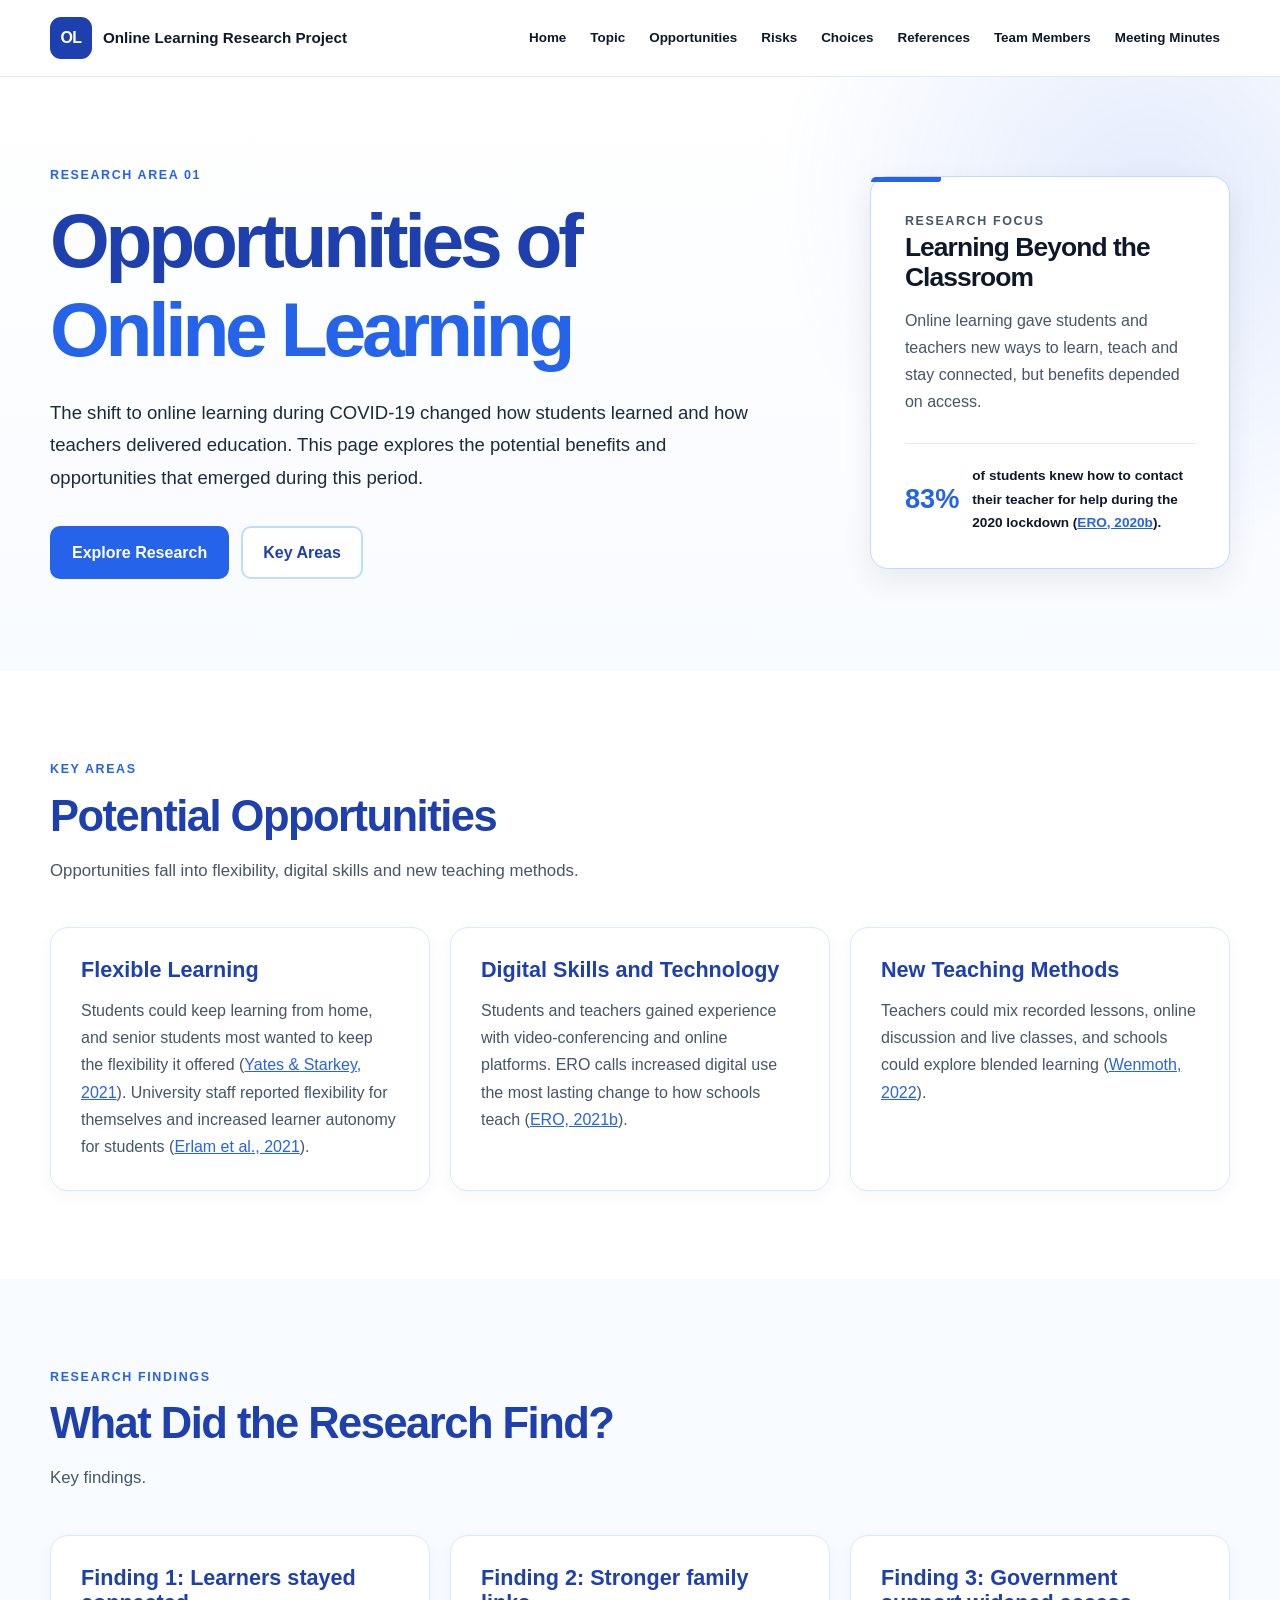
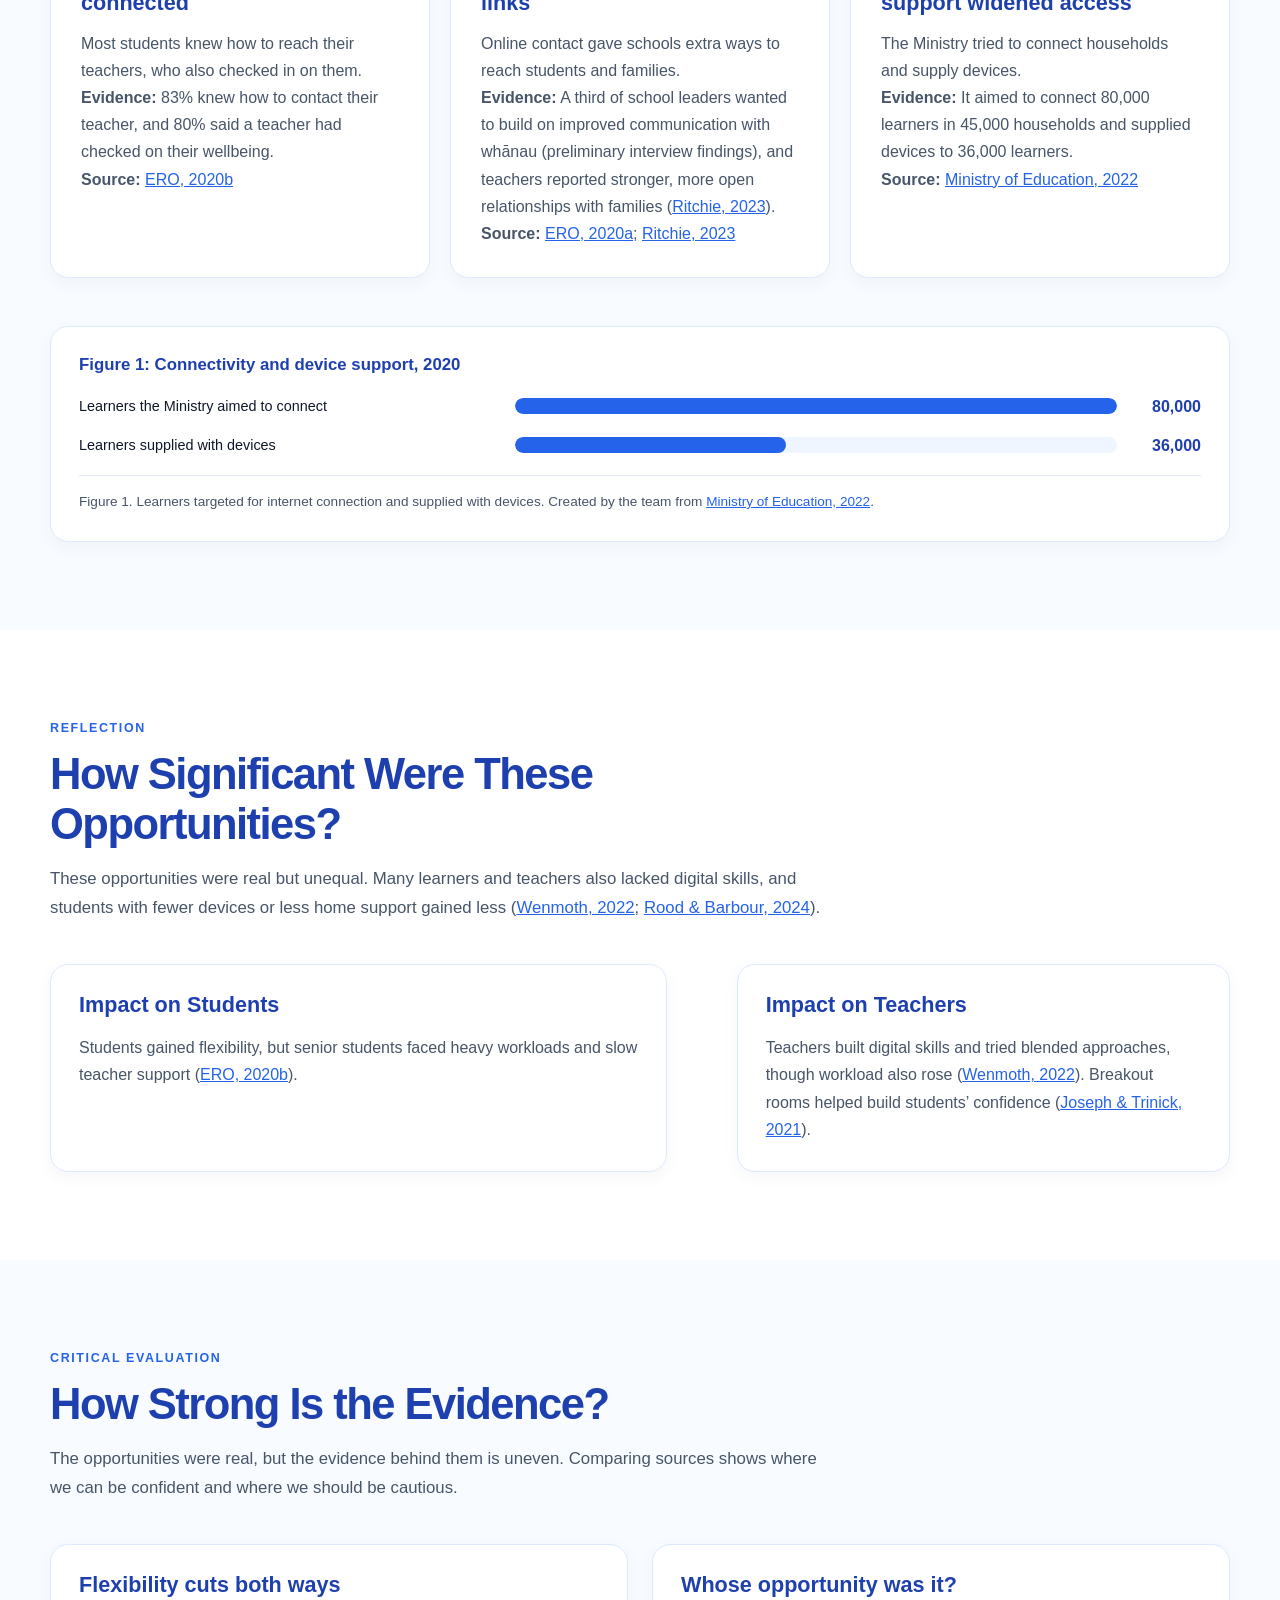
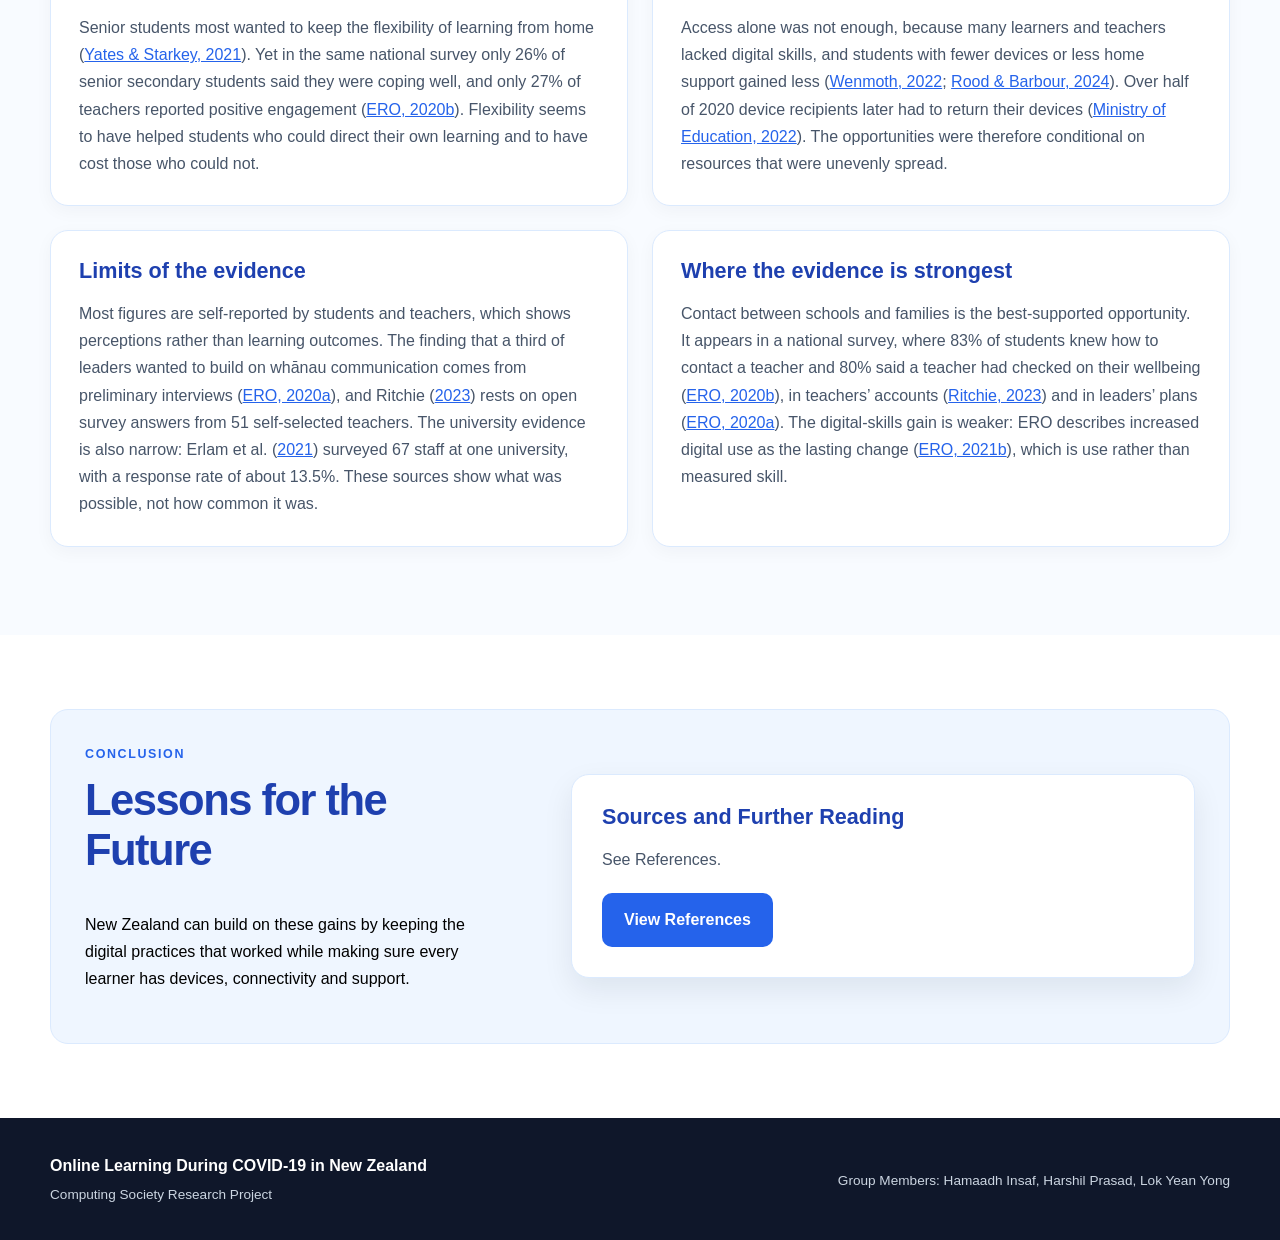
<file: opportunities.html>
<!DOCTYPE html>
<html lang="en">
    <head>
        <meta charset="UTF-8">
        <meta name="viewport" content="width=device-width, initial-scale=1.0">
        <meta name="description" content="Explore the opportunities and benefits of online learning during COVID-19 in New Zealand.">
        <title>Opportunities | Online Learning During COVID-19 in New Zealand</title>
        <link rel="stylesheet" href="style.css">
    </head>

    <body>
        <header class="site-header">
            <div class="container header-inner">
                <a class="site-logo" href="index.html">
                    <span class="logo-mark">OL</span>
                    <span class="logo-text">
                        <strong>Online Learning</strong>
                        <span>Research Project</span>
                    </span>
                </a>

                <nav class="main-nav" aria-label="Main navigation">
                    <a href="index.html">Home</a>
                    <a href="topic.html">Topic</a>
                    <a href="opportunities.html" aria-current="page">Opportunities</a>
                    <a href="risks.html">Risks</a>
                    <a href="choices.html">Choices</a>
                    <a href="references.html">References</a>
                    <a href="team-members.html">Team Members</a>
                    <a href="meetings.html">Meeting Minutes</a>
                </nav>
            </div>
        </header>

        <main>
            <!-- Page introduction -->
            <section class="hero">
                <div class="container hero-grid">
                    <div class="hero-content">
                        <p class="eyebrow">Research Area 01</p>
                        <h1>Opportunities of <span class="text-highlight">Online Learning</span></h1>

                        <p class="hero-text">
                            The shift to online learning during COVID-19 changed how students
                            learned and how teachers delivered education. This page explores
                            the potential benefits and opportunities that emerged during this period.
                        </p>

                        <div class="hero-actions">
                            <a class="button button-primary" href="#research-findings">Explore Research</a>
                            <a class="button button-secondary" href="#key-areas">Key Areas</a>
                        </div>
                    </div>

                    <div class="hero-card">
                        <p class="eyebrow">Research focus</p>
                        <h2>Learning Beyond the Classroom</h2>
                        <p>
                            Online learning gave students and teachers new ways to learn, teach and stay connected, but benefits depended on access.
                        </p>

                        <div class="hero-stat">
                            <span class="stat-number">83%</span>
                            <span class="stat-label">of students knew how to contact their teacher for help during the 2020 lockdown (<a href="https://ero.govt.nz/sites/default/files/2021-03/Covid%2019%20Learning%20in%20Lockdown.pdf" target="_blank" rel="noopener">ERO, 2020b</a>).</span>
                        </div>
                    </div>
                </div>
            </section>

            <!-- Key opportunity areas -->
            <section class="section" id="key-areas">
                <div class="container">
                    <div class="section-heading">
                        <p class="eyebrow">Key Areas</p>
                        <h2>Potential Opportunities</h2>
                        <p>
                            Opportunities fall into flexibility, digital skills and new teaching methods.
                        </p>
                    </div>

                    <div class="topic-content-grid">
                        <article class="topic-info-card">
                            <h3>Flexible Learning</h3>
                            <p>
                                Students could keep learning from home, and senior students most wanted to keep the flexibility it offered (<a href="https://doi.org/10.26686/nzaroe.v25.6912" target="_blank" rel="noopener">Yates &amp; Starkey, 2021</a>). University staff reported flexibility for themselves and increased learner autonomy for students (<a href="https://doi.org/10.3389/feduc.2021.639842" target="_blank" rel="noopener">Erlam et al., 2021</a>).
                            </p>
                        </article>

                        <article class="topic-info-card">
                            <h3>Digital Skills and Technology</h3>
                            <p>
                                Students and teachers gained experience with video-conferencing and online platforms. ERO calls increased digital use the most lasting change to how schools teach (<a href="https://www.evidence.ero.govt.nz/documents/the-impact-of-covid-19-on-teachers-and-principals-december-2021" target="_blank" rel="noopener">ERO, 2021b</a>).
                            </p>
                        </article>

                        <article class="topic-info-card">
                            <h3>New Teaching Methods</h3>
                            <p>
                                Teachers could mix recorded lessons, online discussion and live classes, and schools could explore blended learning (<a href="https://www.educationcounts.govt.nz/publications/all-schooling/digital-technologies-in-education-during-the-covid-19-pandemic" target="_blank" rel="noopener">Wenmoth, 2022</a>).
                            </p>
                        </article>
                    </div>
                </div>
            </section>

            <!-- Research findings placeholder -->
            <section class="section research-areas-section" id="research-findings">
                <div class="container">
                    <div class="section-heading">
                        <p class="eyebrow">Research Findings</p>
                        <h2>What Did the Research Find?</h2>
                        <p>
                            Key findings.
                        </p>
                    </div>

                    <div class="topic-content-grid">
                        <article class="topic-info-card">
                            <h3>Finding 1: Learners stayed connected</h3>
                            <p>
                                Most students knew how to reach their teachers, who also checked in on them.
                            </p>
                            <p>
                                <strong>Evidence:</strong> 83% knew how to contact their teacher, and 80% said a teacher had checked on their wellbeing.
                            </p>
                            <p>
                                <strong>Source:</strong> <a href="https://ero.govt.nz/sites/default/files/2021-03/Covid%2019%20Learning%20in%20Lockdown.pdf" target="_blank" rel="noopener">ERO, 2020b</a>
                            </p>
                        </article>

                        <article class="topic-info-card">
                            <h3>Finding 2: Stronger family links</h3>
                            <p>
                                Online contact gave schools extra ways to reach students and families.
                            </p>
                            <p>
                                <strong>Evidence:</strong> A third of school leaders wanted to build on improved communication with whānau (preliminary interview findings), and teachers reported stronger, more open relationships with families (<a href="https://doi.org/10.1007/s40841-023-00278-3" target="_blank" rel="noopener">Ritchie, 2023</a>).
                            </p>
                            <p>
                                <strong>Source:</strong> <a href="https://ero.govt.nz/sites/default/files/2021-04/Covid-19%20Impact%20on%20schools%20and%20early%20childhood%20services%20interim%20report.pdf" target="_blank" rel="noopener">ERO, 2020a</a>; <a href="https://doi.org/10.1007/s40841-023-00278-3" target="_blank" rel="noopener">Ritchie, 2023</a>
                            </p>
                        </article>

                        <article class="topic-info-card">
                            <h3>Finding 3: Government support widened access</h3>
                            <p>
                                The Ministry tried to connect households and supply devices.
                            </p>
                            <p>
                                <strong>Evidence:</strong> It aimed to connect 80,000 learners in 45,000 households and supplied devices to 36,000 learners.
                            </p>
                            <p>
                                <strong>Source:</strong> <a href="https://www.educationcounts.govt.nz/publications/schooling2/digital-technology/evaluation-of-provision-of-connectivity-and-devices-a-covid-19-response" target="_blank" rel="noopener">Ministry of Education, 2022</a>
                            </p>
                        </article>
                    </div>
                    <figure class="chart-figure">
                        <h3>Figure 1: Connectivity and device support, 2020</h3>
                        <div class="bar-chart">
                            <div class="bar-row">
                                <span class="bar-label">Learners the Ministry aimed to connect</span>
                                <div class="bar-track" aria-hidden="true"><div class="bar-fill" style="width:100%"></div></div>
                                <span class="bar-value">80,000</span>
                            </div>
                            <div class="bar-row">
                                <span class="bar-label">Learners supplied with devices</span>
                                <div class="bar-track" aria-hidden="true"><div class="bar-fill" style="width:45%"></div></div>
                                <span class="bar-value">36,000</span>
                            </div>
                        </div>
                        <figcaption>Figure 1. Learners targeted for internet connection and supplied with devices. Created by the team from <a href="https://www.educationcounts.govt.nz/publications/schooling2/digital-technology/evaluation-of-provision-of-connectivity-and-devices-a-covid-19-response" target="_blank" rel="noopener">Ministry of Education, 2022</a>.</figcaption>
                    </figure>
                </div>
            </section>

            <!-- Connection to the wider research topic -->
            <section class="section">
                <div class="container">
                    <div class="section-heading">
                        <p class="eyebrow">Reflection</p>
                        <h2>How Significant Were These Opportunities?</h2>
                        <p>
                            These opportunities were real but unequal. Many learners and teachers also lacked digital skills, and students with fewer devices or less home support gained less (<a href="https://www.educationcounts.govt.nz/publications/all-schooling/digital-technologies-in-education-during-the-covid-19-pandemic" target="_blank" rel="noopener">Wenmoth, 2022</a>; <a href="https://doi.org/10.61468/jofdl.v28i1.643" target="_blank" rel="noopener">Rood &amp; Barbour, 2024</a>).
                        </p>
                    </div>

                    <div class="question-grid">
                        <div class="question-card">
                            <h3>Impact on Students</h3>
                            <p>
                                Students gained flexibility, but senior students faced heavy workloads and slow teacher support (<a href="https://ero.govt.nz/sites/default/files/2021-03/Covid%2019%20Learning%20in%20Lockdown.pdf" target="_blank" rel="noopener">ERO, 2020b</a>).
                            </p>
                        </div>

                        <div class="question-card">
                            <h3>Impact on Teachers</h3>
                            <p>
                                Teachers built digital skills and tried blended approaches, though workload also rose (<a href="https://www.educationcounts.govt.nz/publications/all-schooling/digital-technologies-in-education-during-the-covid-19-pandemic" target="_blank" rel="noopener">Wenmoth, 2022</a>). Breakout rooms helped build students’ confidence (<a href="https://doi.org/10.1007/s40841-021-00211-6" target="_blank" rel="noopener">Joseph &amp; Trinick, 2021</a>).
                            </p>
                        </div>
                    </div>
                </div>
            </section>

            <section class="section research-areas-section" id="critical-evaluation">
                <div class="container">
                    <div class="section-heading">
                        <p class="eyebrow">Critical Evaluation</p>
                        <h2>How Strong Is the Evidence?</h2>
                        <p>The opportunities were real, but the evidence behind them is uneven. Comparing sources shows where we can be confident and where we should be cautious.</p>
                    </div>

                    <div class="eval-grid">
                        <div class="question-card">
                            <h3>Flexibility cuts both ways</h3>
                            <p>Senior students most wanted to keep the flexibility of learning from home (<a href="https://doi.org/10.26686/nzaroe.v25.6912" target="_blank" rel="noopener">Yates &amp; Starkey, 2021</a>). Yet in the same national survey only 26% of senior secondary students said they were coping well, and only 27% of teachers reported positive engagement (<a href="https://ero.govt.nz/sites/default/files/2021-03/Covid%2019%20Learning%20in%20Lockdown.pdf" target="_blank" rel="noopener">ERO, 2020b</a>). Flexibility seems to have helped students who could direct their own learning and to have cost those who could not.</p>
                        </div>
                        <div class="question-card">
                            <h3>Whose opportunity was it?</h3>
                            <p>Access alone was not enough, because many learners and teachers lacked digital skills, and students with fewer devices or less home support gained less (<a href="https://www.educationcounts.govt.nz/publications/all-schooling/digital-technologies-in-education-during-the-covid-19-pandemic" target="_blank" rel="noopener">Wenmoth, 2022</a>; <a href="https://doi.org/10.61468/jofdl.v28i1.643" target="_blank" rel="noopener">Rood &amp; Barbour, 2024</a>). Over half of 2020 device recipients later had to return their devices (<a href="https://www.educationcounts.govt.nz/publications/schooling2/digital-technology/evaluation-of-provision-of-connectivity-and-devices-a-covid-19-response" target="_blank" rel="noopener">Ministry of Education, 2022</a>). The opportunities were therefore conditional on resources that were unevenly spread.</p>
                        </div>
                        <div class="question-card">
                            <h3>Limits of the evidence</h3>
                            <p>Most figures are self-reported by students and teachers, which shows perceptions rather than learning outcomes. The finding that a third of leaders wanted to build on whānau communication comes from preliminary interviews (<a href="https://ero.govt.nz/sites/default/files/2021-04/Covid-19%20Impact%20on%20schools%20and%20early%20childhood%20services%20interim%20report.pdf" target="_blank" rel="noopener">ERO, 2020a</a>), and Ritchie (<a href="https://doi.org/10.1007/s40841-023-00278-3" target="_blank" rel="noopener">2023</a>) rests on open survey answers from 51 self-selected teachers. The university evidence is also narrow: Erlam et al. (<a href="https://doi.org/10.3389/feduc.2021.639842" target="_blank" rel="noopener">2021</a>) surveyed 67 staff at one university, with a response rate of about 13.5%. These sources show what was possible, not how common it was.</p>
                        </div>
                        <div class="question-card">
                            <h3>Where the evidence is strongest</h3>
                            <p>Contact between schools and families is the best-supported opportunity. It appears in a national survey, where 83% of students knew how to contact a teacher and 80% said a teacher had checked on their wellbeing (<a href="https://ero.govt.nz/sites/default/files/2021-03/Covid%2019%20Learning%20in%20Lockdown.pdf" target="_blank" rel="noopener">ERO, 2020b</a>), in teachers’ accounts (<a href="https://doi.org/10.1007/s40841-023-00278-3" target="_blank" rel="noopener">Ritchie, 2023</a>) and in leaders’ plans (<a href="https://ero.govt.nz/sites/default/files/2021-04/Covid-19%20Impact%20on%20schools%20and%20early%20childhood%20services%20interim%20report.pdf" target="_blank" rel="noopener">ERO, 2020a</a>). The digital-skills gain is weaker: ERO describes increased digital use as the lasting change (<a href="https://www.evidence.ero.govt.nz/documents/the-impact-of-covid-19-on-teachers-and-principals-december-2021" target="_blank" rel="noopener">ERO, 2021b</a>), which is use rather than measured skill.</p>
                        </div>
                    </div>
                </div>
            </section>

            <!-- Conclusion placeholder -->
            <section class="aim-section">
                <div class="container aim-grid">
                    <div>
                        <p class="eyebrow">Conclusion</p>
                        <h2>Lessons for the Future</h2>
                        <p>
                            New Zealand can build on these gains by keeping the digital practices that worked while making sure every learner has devices, connectivity and support.
                        </p>
                    </div>

                    <div class="aim-card">
                        <h3>Sources and Further Reading</h3>
                        <p>
                            See References.
                        </p>
                        <a class="button button-primary" href="references.html">View References</a>
                    </div>
                </div>
            </section>
        </main>

        <footer class="site-footer">
            <div class="container footer-inner">
                <div>
                    <strong>Online Learning During COVID-19 in New Zealand</strong>
                    <p>Computing Society Research Project</p>
                </div>

                <div class="footer-credit">
                    <p>Group Members: Hamaadh Insaf, Harshil Prasad, Lok Yean Yong</p>
                </div>
            </div>
        </footer>
    </body>
</html>
</file>
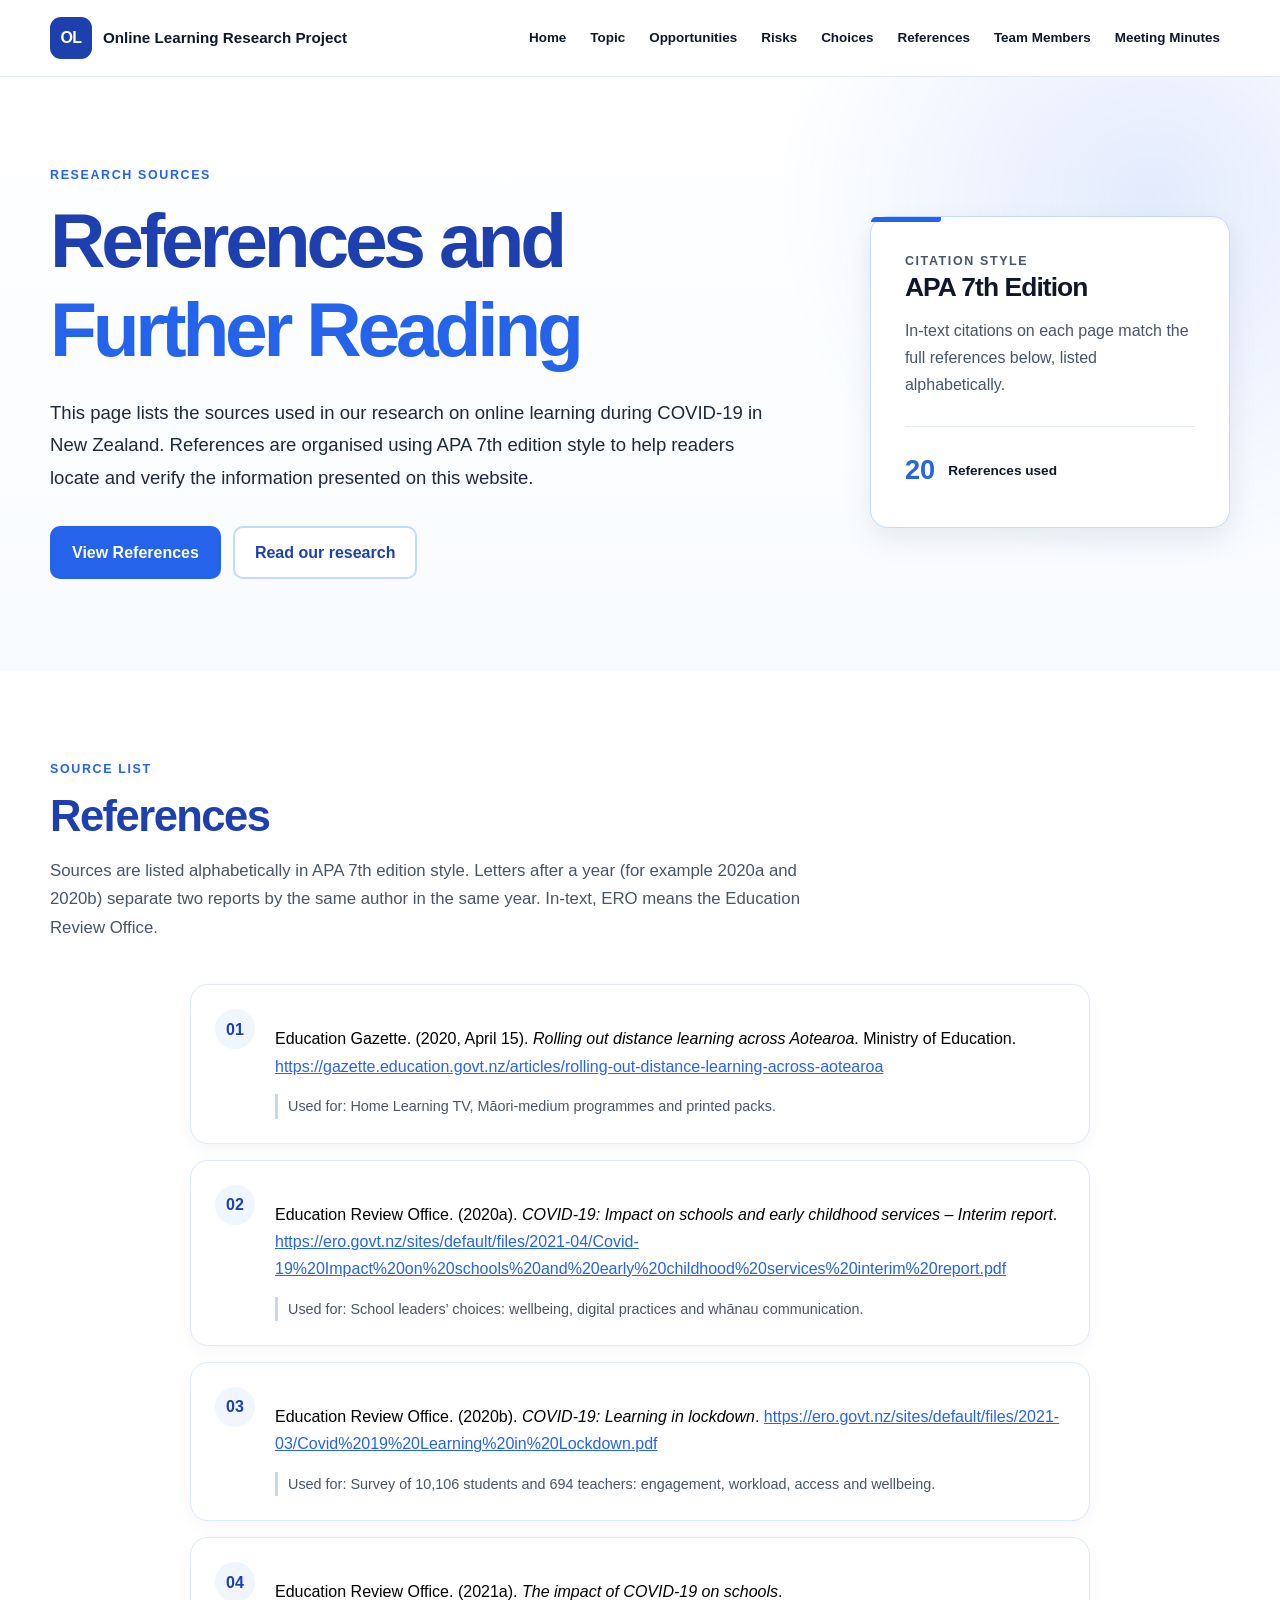
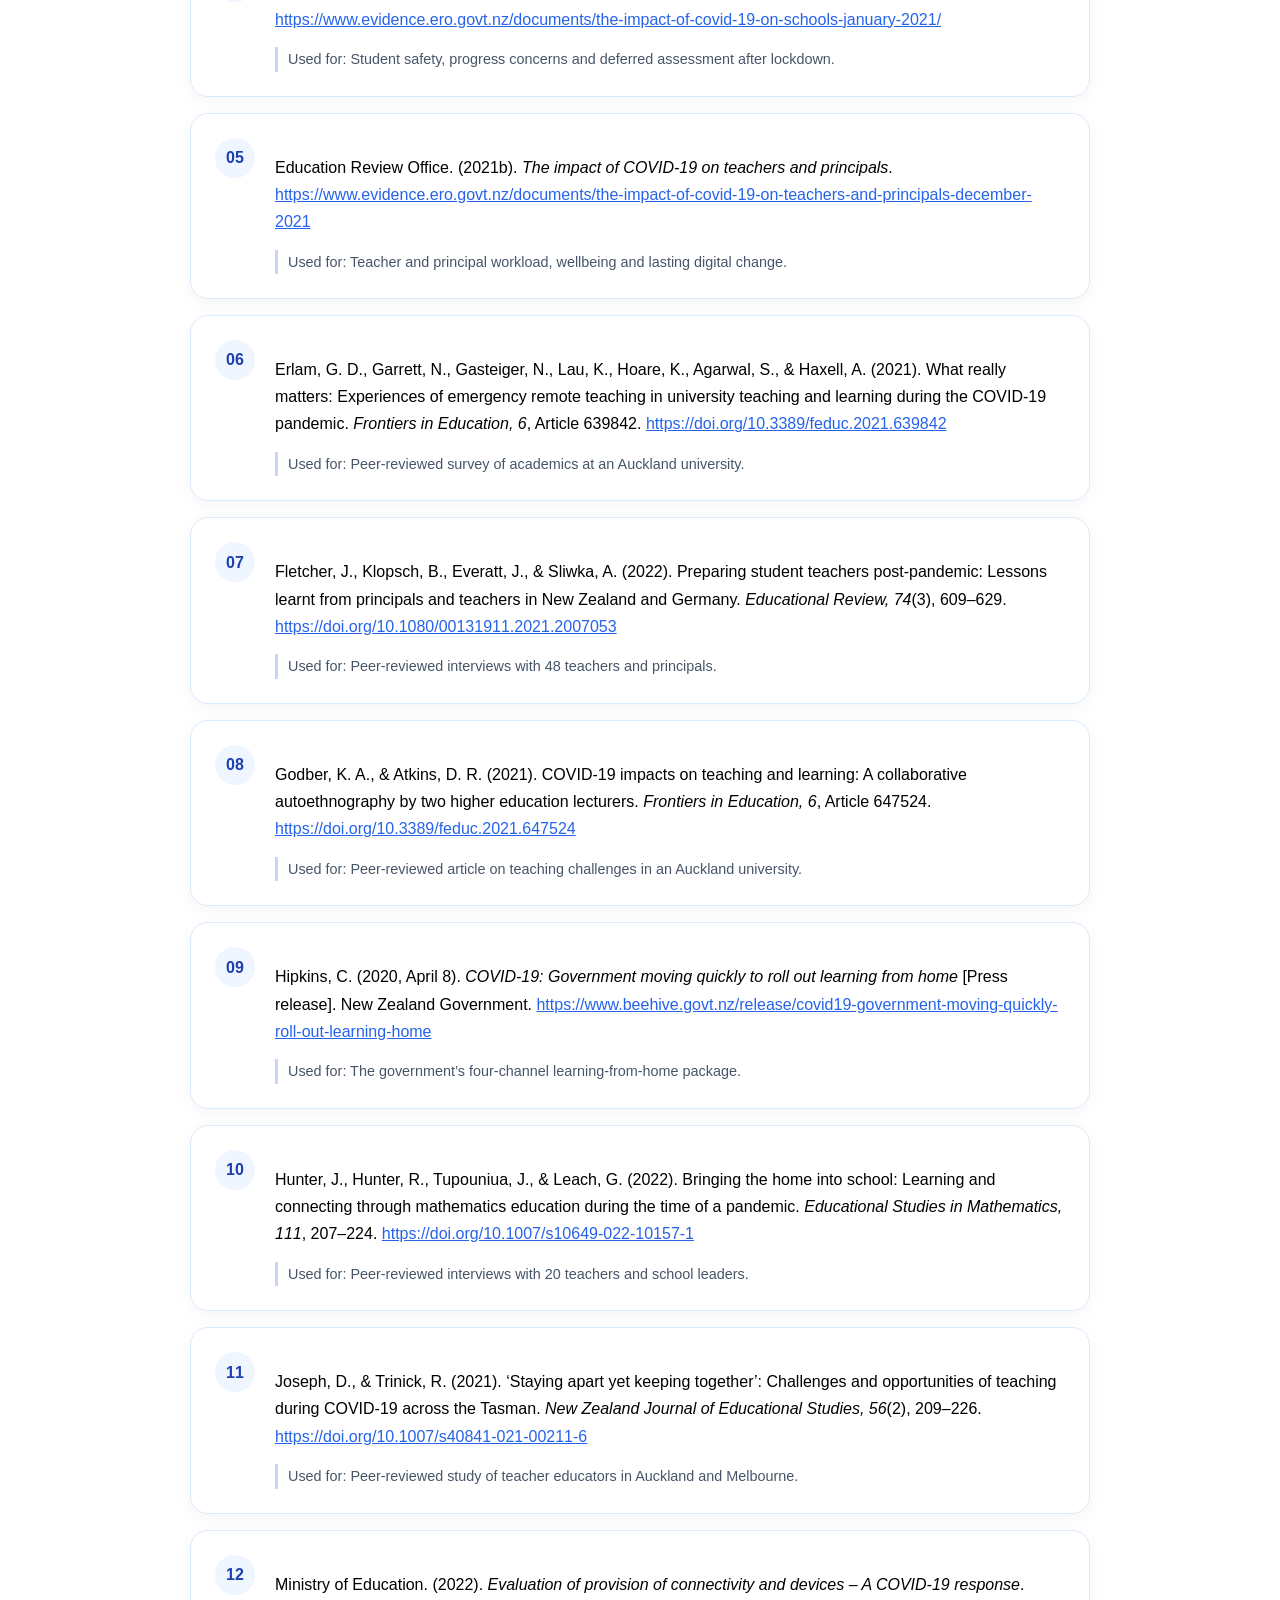
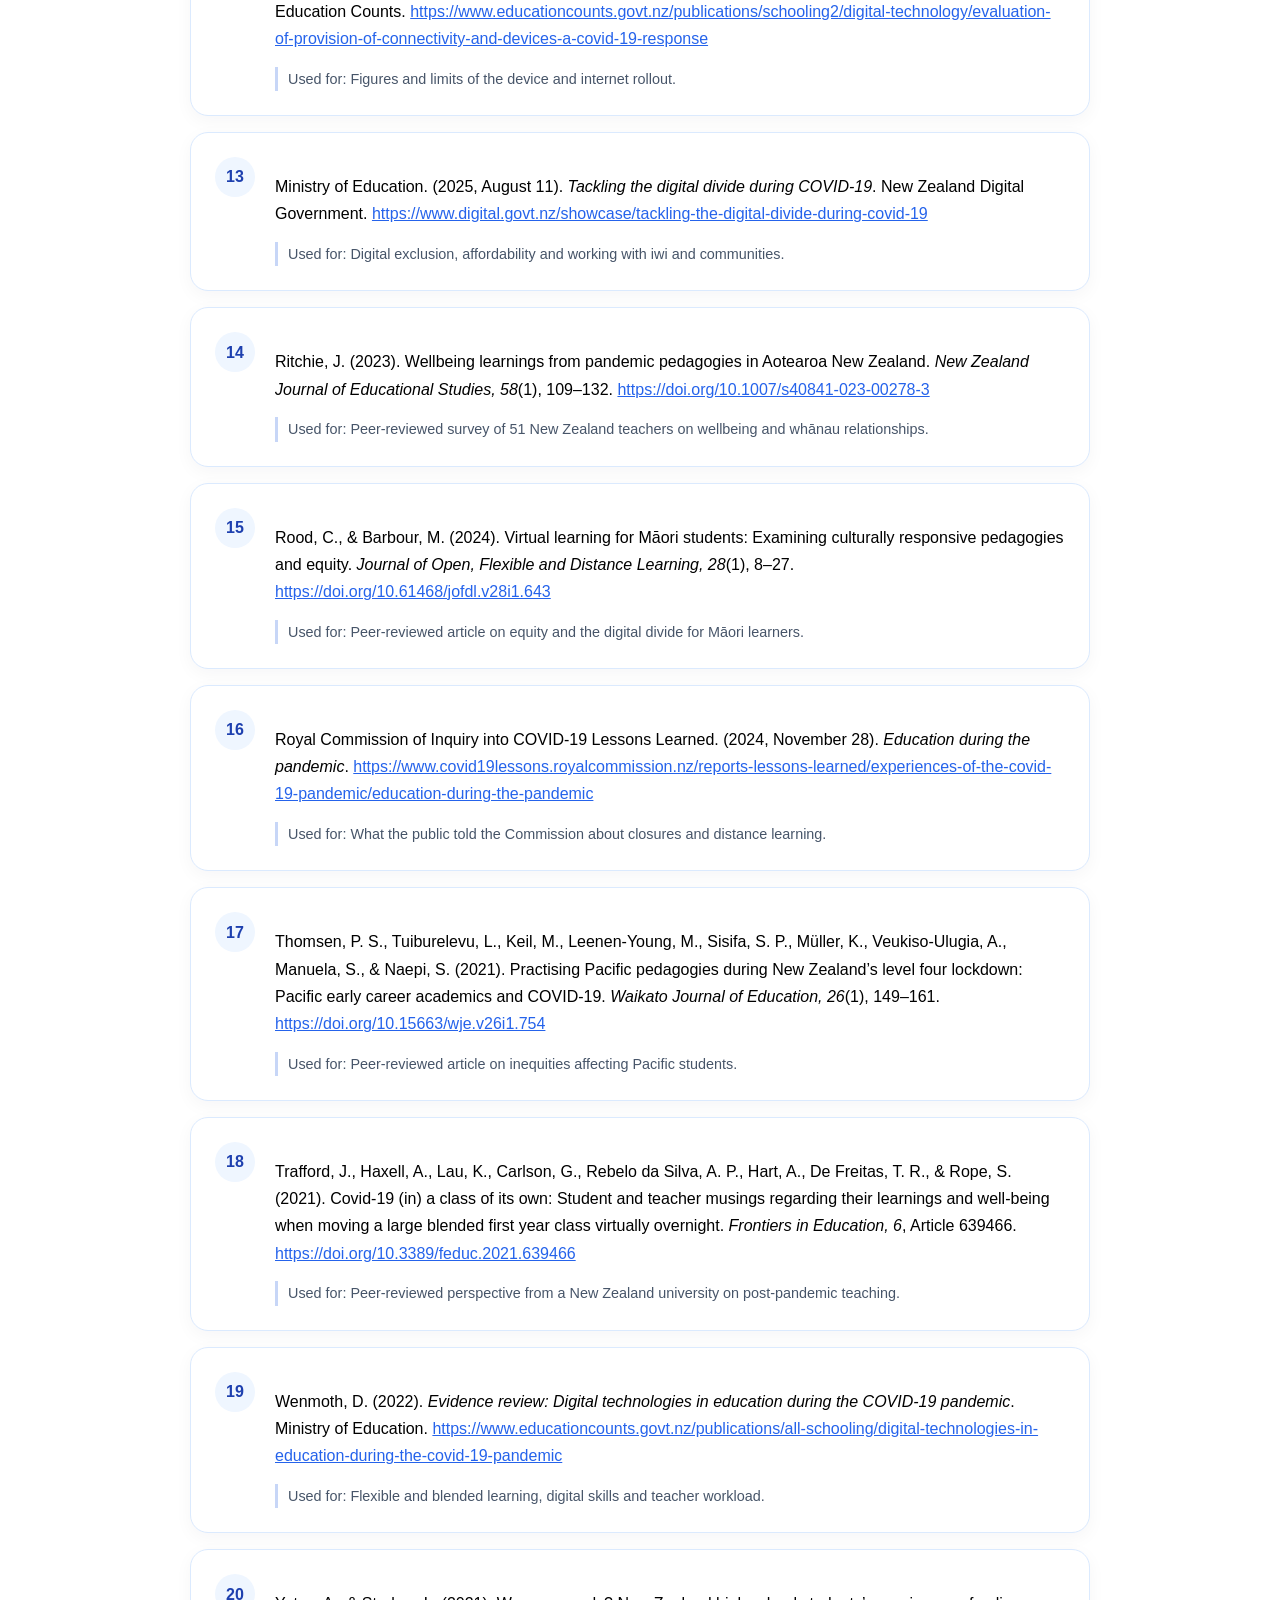
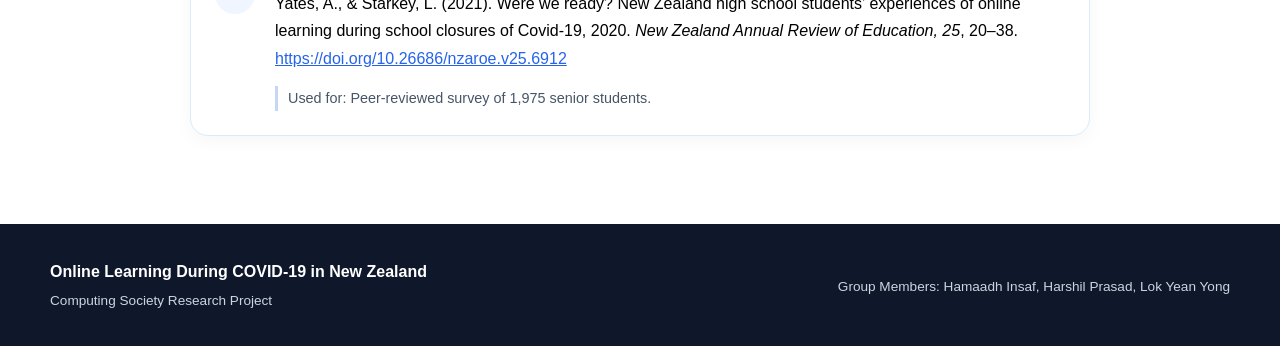
<file: references.html>
<!DOCTYPE html>
<html lang="en">
    <head>
        <meta charset="UTF-8">
        <meta name="viewport" content="width=device-width, initial-scale=1.0">
        <meta name="description" content="APA-style references for research on online learning during COVID-19 in New Zealand.">
        <title>References | Online Learning During COVID-19 in New Zealand</title>
        <link rel="stylesheet" href="style.css">
    </head>

    <body>
        <header class="site-header">
            <div class="container header-inner">
                <a class="site-logo" href="index.html">
                    <span class="logo-mark">OL</span>
                    <span class="logo-text">
                        <strong>Online Learning</strong>
                        <span>Research Project</span>
                    </span>
                </a>

                <nav class="main-nav" aria-label="Main navigation">
                    <a href="index.html">Home</a>
                    <a href="topic.html">Topic</a>
                    <a href="opportunities.html">Opportunities</a>
                    <a href="risks.html">Risks</a>
                    <a href="choices.html">Choices</a>
                    <a href="references.html" aria-current="page">References</a>
                    <a href="team-members.html">Team Members</a>
                    <a href="meetings.html">Meeting Minutes</a>
                </nav>
            </div>
        </header>

        <main>
            <!-- Page introduction -->
            <section class="hero">
                <div class="container hero-grid">
                    <div class="hero-content">
                        <p class="eyebrow">Research Sources</p>
                        <h1>References and <span class="text-highlight">Further Reading</span></h1>

                        <p class="hero-text">
                            This page lists the sources used in our research on online
                            learning during COVID-19 in New Zealand. References are
                            organised using APA 7th edition style to help readers locate
                            and verify the information presented on this website.
                        </p>

                        <div class="hero-actions">
                            <a class="button button-primary" href="#reference-list">View References</a>
                            <a class="button button-secondary" href="opportunities.html">Read our research</a>
                        </div>
                    </div>

                    <div class="hero-card">
                        <p class="eyebrow">Citation style</p>
                        <h2>APA 7th Edition</h2>
                        <p>
                            In-text citations on each page match the full references below, listed alphabetically.
                        </p>

                        <div class="hero-stat">
                            <span class="stat-number">20</span>
                            <span class="stat-label">References used</span>
                        </div>
                    </div>
                </div>
            </section>

            <!-- Reference list -->
            <section class="section" id="reference-list">
                <div class="container">
                    <div class="section-heading">
                        <p class="eyebrow">Source List</p>
                        <h2>References</h2>
                        <p>
                            Sources are listed alphabetically in APA 7th edition style.
                            Letters after a year (for example 2020a and 2020b) separate
                            two reports by the same author in the same year. In-text, ERO means the Education Review Office.
                        </p>
                    </div>

                    <div class="reference-list">
                        <article class="reference-item">
                            <span class="reference-number">01</span>
                            <div class="reference-content">
                                <p>Education Gazette. (2020, April 15). <em>Rolling out distance learning across Aotearoa</em>. Ministry of Education. <a href="https://gazette.education.govt.nz/articles/rolling-out-distance-learning-across-aotearoa" target="_blank" rel="noopener">https://gazette.education.govt.nz/articles/rolling-out-distance-learning-across-aotearoa</a></p>
                                <p class="reference-note">Used for: Home Learning TV, Māori-medium programmes and printed packs.</p>
                            </div>
                        </article>

                        <article class="reference-item">
                            <span class="reference-number">02</span>
                            <div class="reference-content">
                                <p>Education Review Office. (2020a). <em>COVID-19: Impact on schools and early childhood services – Interim report</em>. <a href="https://ero.govt.nz/sites/default/files/2021-04/Covid-19%20Impact%20on%20schools%20and%20early%20childhood%20services%20interim%20report.pdf" target="_blank" rel="noopener">https://ero.govt.nz/sites/default/files/2021-04/Covid-19%20Impact%20on%20schools%20and%20early%20childhood%20services%20interim%20report.pdf</a></p>
                                <p class="reference-note">Used for: School leaders’ choices: wellbeing, digital practices and whānau communication.</p>
                            </div>
                        </article>

                        <article class="reference-item">
                            <span class="reference-number">03</span>
                            <div class="reference-content">
                                <p>Education Review Office. (2020b). <em>COVID-19: Learning in lockdown</em>. <a href="https://ero.govt.nz/sites/default/files/2021-03/Covid%2019%20Learning%20in%20Lockdown.pdf" target="_blank" rel="noopener">https://ero.govt.nz/sites/default/files/2021-03/Covid%2019%20Learning%20in%20Lockdown.pdf</a></p>
                                <p class="reference-note">Used for: Survey of 10,106 students and 694 teachers: engagement, workload, access and wellbeing.</p>
                            </div>
                        </article>

                        <article class="reference-item">
                            <span class="reference-number">04</span>
                            <div class="reference-content">
                                <p>Education Review Office. (2021a). <em>The impact of COVID-19 on schools</em>. <a href="https://www.evidence.ero.govt.nz/documents/the-impact-of-covid-19-on-schools-january-2021/" target="_blank" rel="noopener">https://www.evidence.ero.govt.nz/documents/the-impact-of-covid-19-on-schools-january-2021/</a></p>
                                <p class="reference-note">Used for: Student safety, progress concerns and deferred assessment after lockdown.</p>
                            </div>
                        </article>

                        <article class="reference-item">
                            <span class="reference-number">05</span>
                            <div class="reference-content">
                                <p>Education Review Office. (2021b). <em>The impact of COVID-19 on teachers and principals</em>. <a href="https://www.evidence.ero.govt.nz/documents/the-impact-of-covid-19-on-teachers-and-principals-december-2021" target="_blank" rel="noopener">https://www.evidence.ero.govt.nz/documents/the-impact-of-covid-19-on-teachers-and-principals-december-2021</a></p>
                                <p class="reference-note">Used for: Teacher and principal workload, wellbeing and lasting digital change.</p>
                            </div>
                        </article>

                        <article class="reference-item">
                            <span class="reference-number">06</span>
                            <div class="reference-content">
                                <p>Erlam, G. D., Garrett, N., Gasteiger, N., Lau, K., Hoare, K., Agarwal, S., &amp; Haxell, A. (2021). What really matters: Experiences of emergency remote teaching in university teaching and learning during the COVID-19 pandemic. <em>Frontiers in Education, 6</em>, Article 639842. <a href="https://doi.org/10.3389/feduc.2021.639842" target="_blank" rel="noopener">https://doi.org/10.3389/feduc.2021.639842</a></p>
                                <p class="reference-note">Used for: Peer-reviewed survey of academics at an Auckland university.</p>
                            </div>
                        </article>

                        <article class="reference-item">
                            <span class="reference-number">07</span>
                            <div class="reference-content">
                                <p>Fletcher, J., Klopsch, B., Everatt, J., &amp; Sliwka, A. (2022). Preparing student teachers post-pandemic: Lessons learnt from principals and teachers in New Zealand and Germany. <em>Educational Review, 74</em>(3), 609–629. <a href="https://doi.org/10.1080/00131911.2021.2007053" target="_blank" rel="noopener">https://doi.org/10.1080/00131911.2021.2007053</a></p>
                                <p class="reference-note">Used for: Peer-reviewed interviews with 48 teachers and principals.</p>
                            </div>
                        </article>

                        <article class="reference-item">
                            <span class="reference-number">08</span>
                            <div class="reference-content">
                                <p>Godber, K. A., &amp; Atkins, D. R. (2021). COVID-19 impacts on teaching and learning: A collaborative autoethnography by two higher education lecturers. <em>Frontiers in Education, 6</em>, Article 647524. <a href="https://doi.org/10.3389/feduc.2021.647524" target="_blank" rel="noopener">https://doi.org/10.3389/feduc.2021.647524</a></p>
                                <p class="reference-note">Used for: Peer-reviewed article on teaching challenges in an Auckland university.</p>
                            </div>
                        </article>

                        <article class="reference-item">
                            <span class="reference-number">09</span>
                            <div class="reference-content">
                                <p>Hipkins, C. (2020, April 8). <em>COVID-19: Government moving quickly to roll out learning from home</em> [Press release]. New Zealand Government. <a href="https://www.beehive.govt.nz/release/covid19-government-moving-quickly-roll-out-learning-home" target="_blank" rel="noopener">https://www.beehive.govt.nz/release/covid19-government-moving-quickly-roll-out-learning-home</a></p>
                                <p class="reference-note">Used for: The government’s four-channel learning-from-home package.</p>
                            </div>
                        </article>

                        <article class="reference-item">
                            <span class="reference-number">10</span>
                            <div class="reference-content">
                                <p>Hunter, J., Hunter, R., Tupouniua, J., &amp; Leach, G. (2022). Bringing the home into school: Learning and connecting through mathematics education during the time of a pandemic. <em>Educational Studies in Mathematics, 111</em>, 207–224. <a href="https://doi.org/10.1007/s10649-022-10157-1" target="_blank" rel="noopener">https://doi.org/10.1007/s10649-022-10157-1</a></p>
                                <p class="reference-note">Used for: Peer-reviewed interviews with 20 teachers and school leaders.</p>
                            </div>
                        </article>

                        <article class="reference-item">
                            <span class="reference-number">11</span>
                            <div class="reference-content">
                                <p>Joseph, D., &amp; Trinick, R. (2021). ‘Staying apart yet keeping together’: Challenges and opportunities of teaching during COVID-19 across the Tasman. <em>New Zealand Journal of Educational Studies, 56</em>(2), 209–226. <a href="https://doi.org/10.1007/s40841-021-00211-6" target="_blank" rel="noopener">https://doi.org/10.1007/s40841-021-00211-6</a></p>
                                <p class="reference-note">Used for: Peer-reviewed study of teacher educators in Auckland and Melbourne.</p>
                            </div>
                        </article>

                        <article class="reference-item">
                            <span class="reference-number">12</span>
                            <div class="reference-content">
                                <p>Ministry of Education. (2022). <em>Evaluation of provision of connectivity and devices – A COVID-19 response</em>. Education Counts. <a href="https://www.educationcounts.govt.nz/publications/schooling2/digital-technology/evaluation-of-provision-of-connectivity-and-devices-a-covid-19-response" target="_blank" rel="noopener">https://www.educationcounts.govt.nz/publications/schooling2/digital-technology/evaluation-of-provision-of-connectivity-and-devices-a-covid-19-response</a></p>
                                <p class="reference-note">Used for: Figures and limits of the device and internet rollout.</p>
                            </div>
                        </article>

                        <article class="reference-item">
                            <span class="reference-number">13</span>
                            <div class="reference-content">
                                <p>Ministry of Education. (2025, August 11). <em>Tackling the digital divide during COVID-19</em>. New Zealand Digital Government. <a href="https://www.digital.govt.nz/showcase/tackling-the-digital-divide-during-covid-19" target="_blank" rel="noopener">https://www.digital.govt.nz/showcase/tackling-the-digital-divide-during-covid-19</a></p>
                                <p class="reference-note">Used for: Digital exclusion, affordability and working with iwi and communities.</p>
                            </div>
                        </article>

                        <article class="reference-item">
                            <span class="reference-number">14</span>
                            <div class="reference-content">
                                <p>Ritchie, J. (2023). Wellbeing learnings from pandemic pedagogies in Aotearoa New Zealand. <em>New Zealand Journal of Educational Studies, 58</em>(1), 109–132. <a href="https://doi.org/10.1007/s40841-023-00278-3" target="_blank" rel="noopener">https://doi.org/10.1007/s40841-023-00278-3</a></p>
                                <p class="reference-note">Used for: Peer-reviewed survey of 51 New Zealand teachers on wellbeing and whānau relationships.</p>
                            </div>
                        </article>

                        <article class="reference-item">
                            <span class="reference-number">15</span>
                            <div class="reference-content">
                                <p>Rood, C., &amp; Barbour, M. (2024). Virtual learning for Māori students: Examining culturally responsive pedagogies and equity. <em>Journal of Open, Flexible and Distance Learning, 28</em>(1), 8–27. <a href="https://doi.org/10.61468/jofdl.v28i1.643" target="_blank" rel="noopener">https://doi.org/10.61468/jofdl.v28i1.643</a></p>
                                <p class="reference-note">Used for: Peer-reviewed article on equity and the digital divide for Māori learners.</p>
                            </div>
                        </article>

                        <article class="reference-item">
                            <span class="reference-number">16</span>
                            <div class="reference-content">
                                <p>Royal Commission of Inquiry into COVID-19 Lessons Learned. (2024, November 28). <em>Education during the pandemic</em>. <a href="https://www.covid19lessons.royalcommission.nz/reports-lessons-learned/experiences-of-the-covid-19-pandemic/education-during-the-pandemic" target="_blank" rel="noopener">https://www.covid19lessons.royalcommission.nz/reports-lessons-learned/experiences-of-the-covid-19-pandemic/education-during-the-pandemic</a></p>
                                <p class="reference-note">Used for: What the public told the Commission about closures and distance learning.</p>
                            </div>
                        </article>

                        <article class="reference-item">
                            <span class="reference-number">17</span>
                            <div class="reference-content">
                                <p>Thomsen, P. S., Tuiburelevu, L., Keil, M., Leenen-Young, M., Sisifa, S. P., Müller, K., Veukiso-Ulugia, A., Manuela, S., &amp; Naepi, S. (2021). Practising Pacific pedagogies during New Zealand’s level four lockdown: Pacific early career academics and COVID-19. <em>Waikato Journal of Education, 26</em>(1), 149–161. <a href="https://doi.org/10.15663/wje.v26i1.754" target="_blank" rel="noopener">https://doi.org/10.15663/wje.v26i1.754</a></p>
                                <p class="reference-note">Used for: Peer-reviewed article on inequities affecting Pacific students.</p>
                            </div>
                        </article>

                        <article class="reference-item">
                            <span class="reference-number">18</span>
                            <div class="reference-content">
                                <p>Trafford, J., Haxell, A., Lau, K., Carlson, G., Rebelo da Silva, A. P., Hart, A., De Freitas, T. R., &amp; Rope, S. (2021). Covid-19 (in) a class of its own: Student and teacher musings regarding their learnings and well-being when moving a large blended first year class virtually overnight. <em>Frontiers in Education, 6</em>, Article 639466. <a href="https://doi.org/10.3389/feduc.2021.639466" target="_blank" rel="noopener">https://doi.org/10.3389/feduc.2021.639466</a></p>
                                <p class="reference-note">Used for: Peer-reviewed perspective from a New Zealand university on post-pandemic teaching.</p>
                            </div>
                        </article>

                        <article class="reference-item">
                            <span class="reference-number">19</span>
                            <div class="reference-content">
                                <p>Wenmoth, D. (2022). <em>Evidence review: Digital technologies in education during the COVID-19 pandemic</em>. Ministry of Education. <a href="https://www.educationcounts.govt.nz/publications/all-schooling/digital-technologies-in-education-during-the-covid-19-pandemic" target="_blank" rel="noopener">https://www.educationcounts.govt.nz/publications/all-schooling/digital-technologies-in-education-during-the-covid-19-pandemic</a></p>
                                <p class="reference-note">Used for: Flexible and blended learning, digital skills and teacher workload.</p>
                            </div>
                        </article>

                        <article class="reference-item">
                            <span class="reference-number">20</span>
                            <div class="reference-content">
                                <p>Yates, A., &amp; Starkey, L. (2021). Were we ready? New Zealand high school students’ experiences of online learning during school closures of Covid-19, 2020. <em>New Zealand Annual Review of Education, 25</em>, 20–38. <a href="https://doi.org/10.26686/nzaroe.v25.6912" target="_blank" rel="noopener">https://doi.org/10.26686/nzaroe.v25.6912</a></p>
                                <p class="reference-note">Used for: Peer-reviewed survey of 1,975 senior students.</p>
                            </div>
                        </article>

                    </div>
                </div>
            </section>
        </main>

        <footer class="site-footer">
            <div class="container footer-inner">
                <div>
                    <strong>Online Learning During COVID-19 in New Zealand</strong>
                    <p>Computing Society Research Project</p>
                </div>

                <div class="footer-credit">
                    <p>Group Members: Hamaadh Insaf, Harshil Prasad, Lok Yean Yong</p>
                </div>
            </div>
        </footer>
    </body>
</html>
</file>
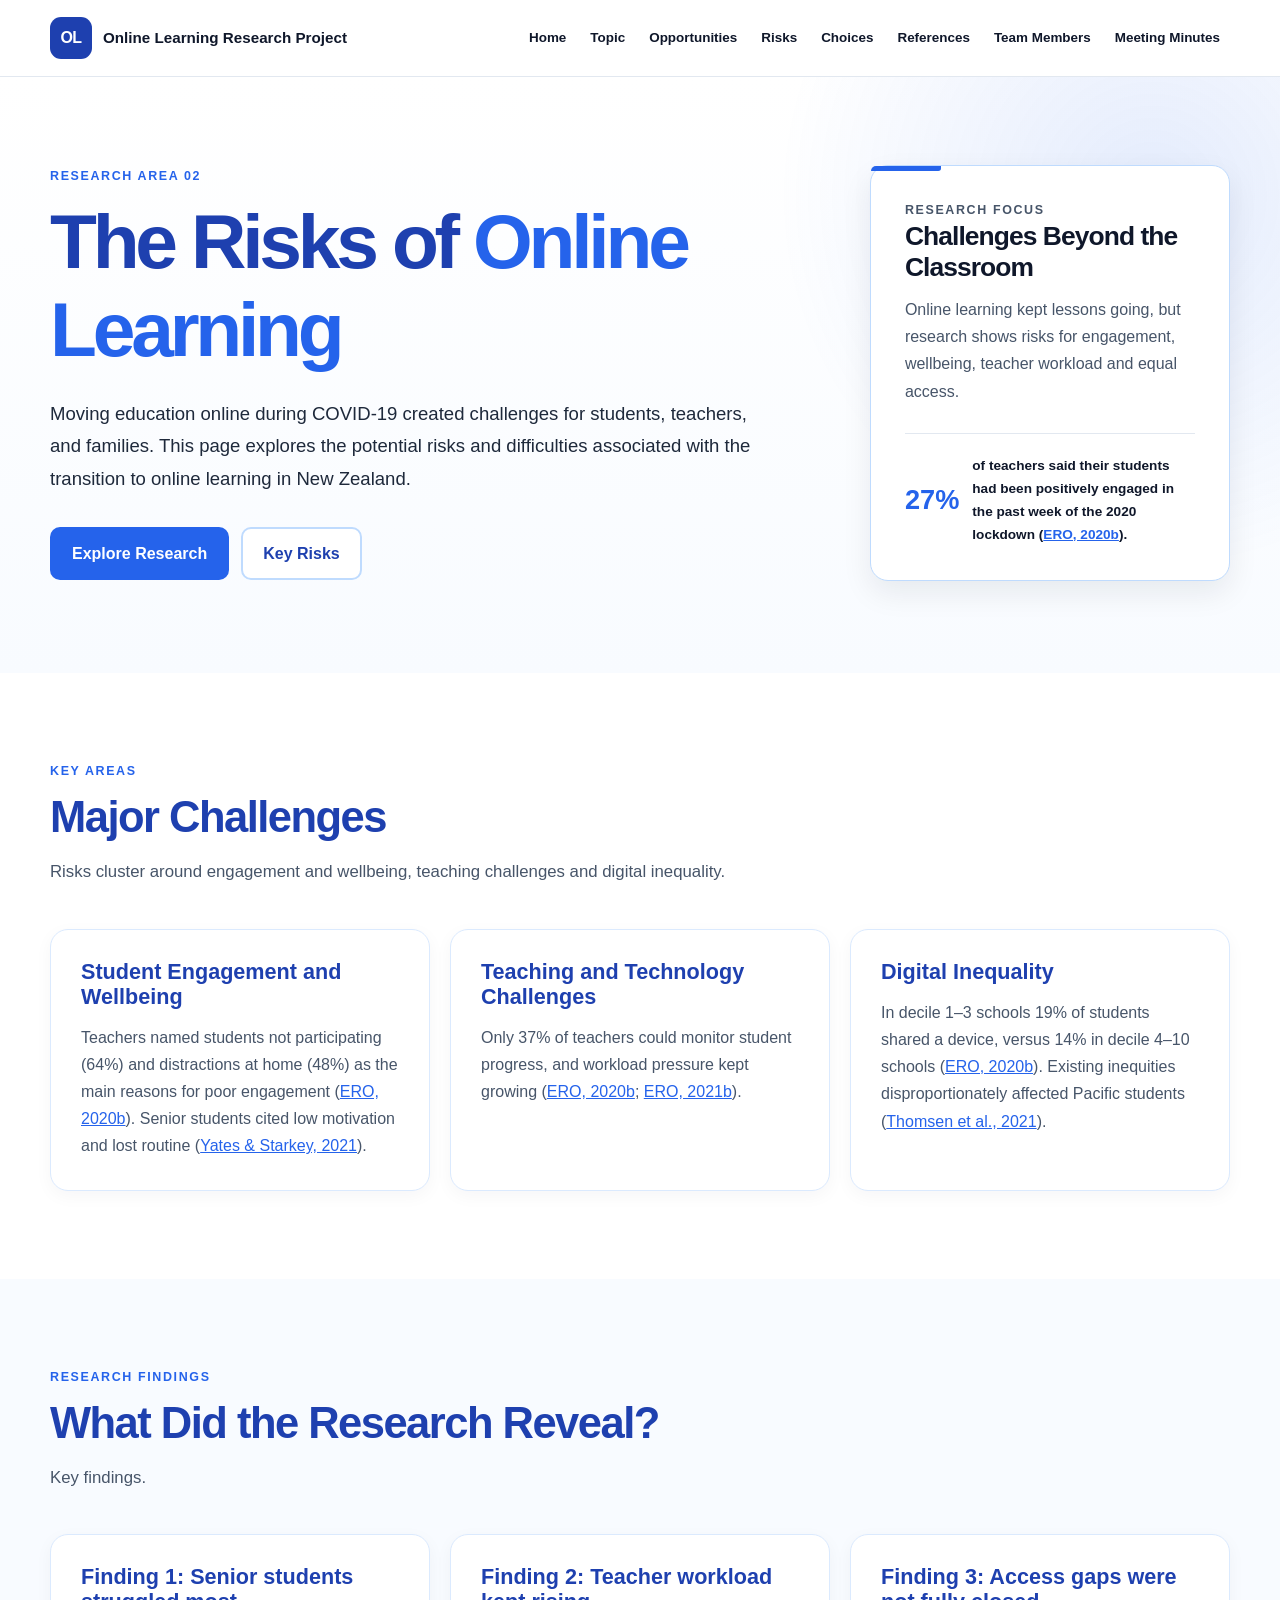
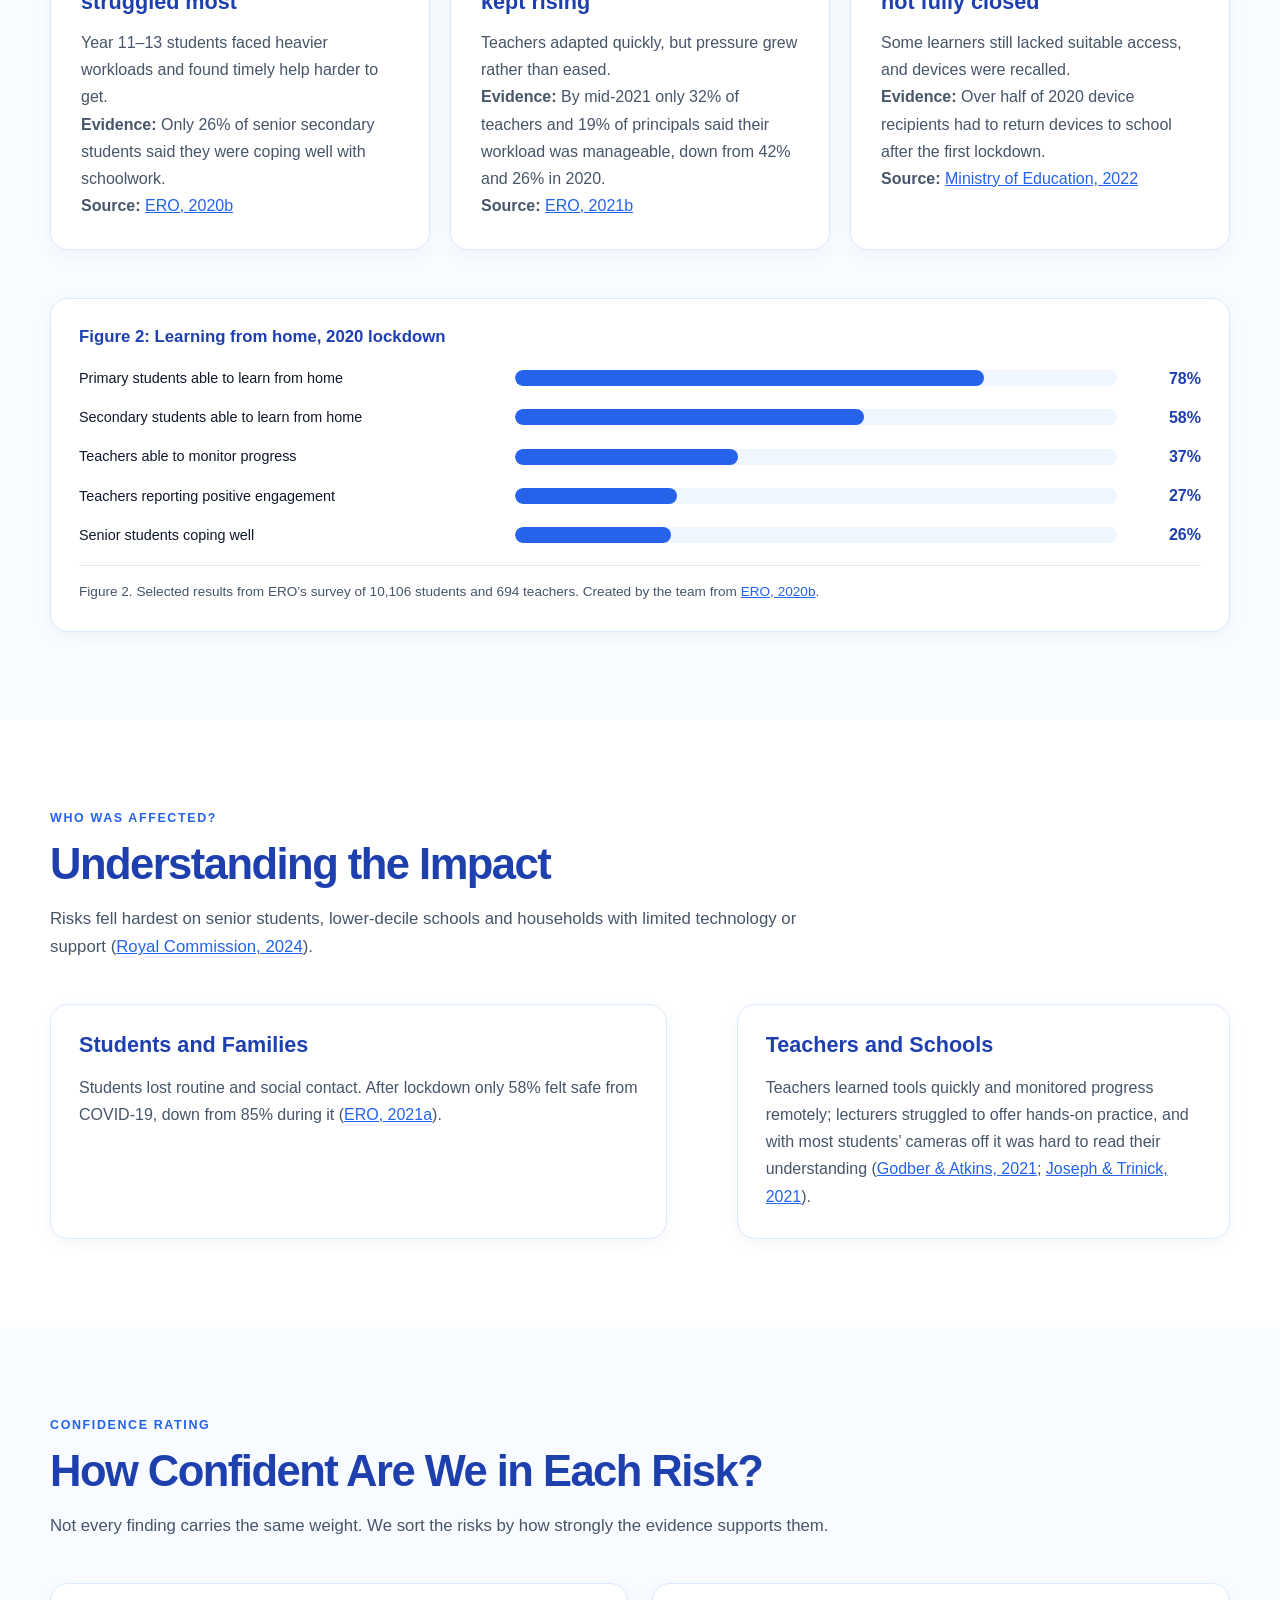
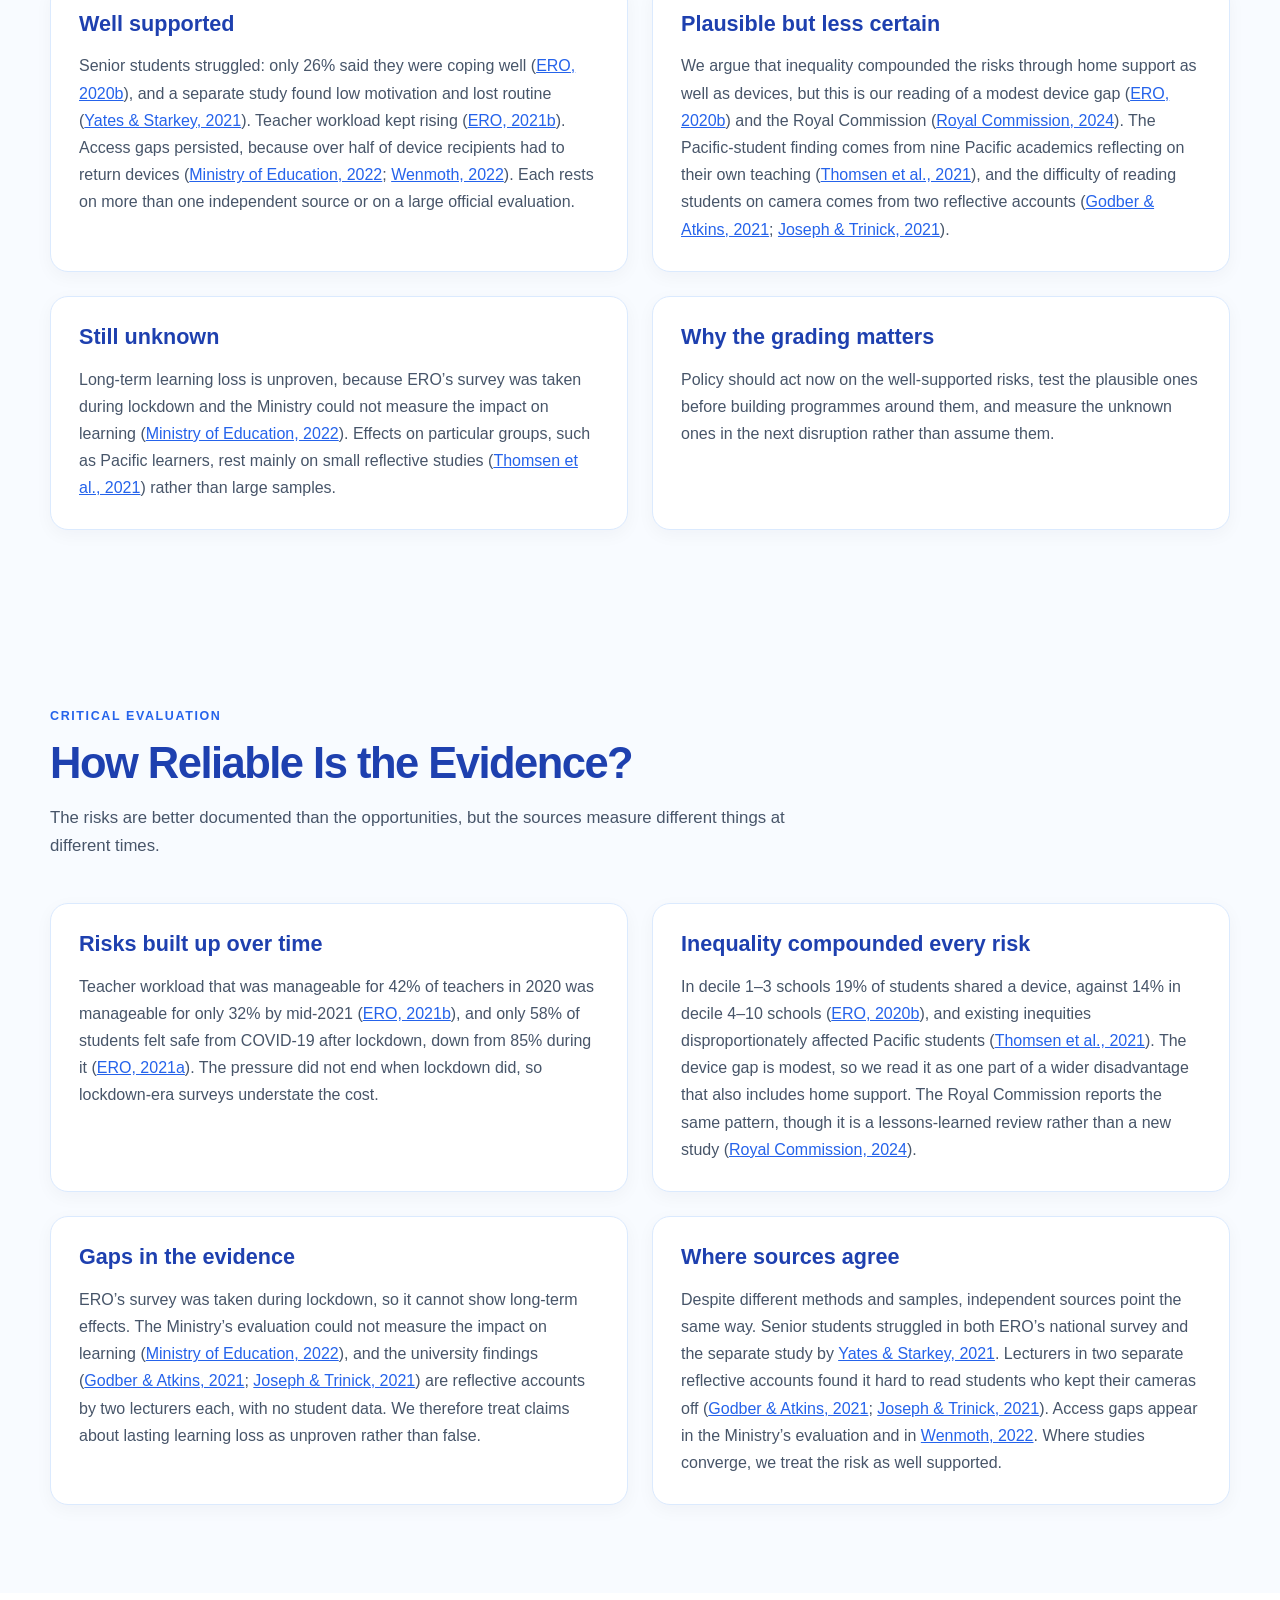
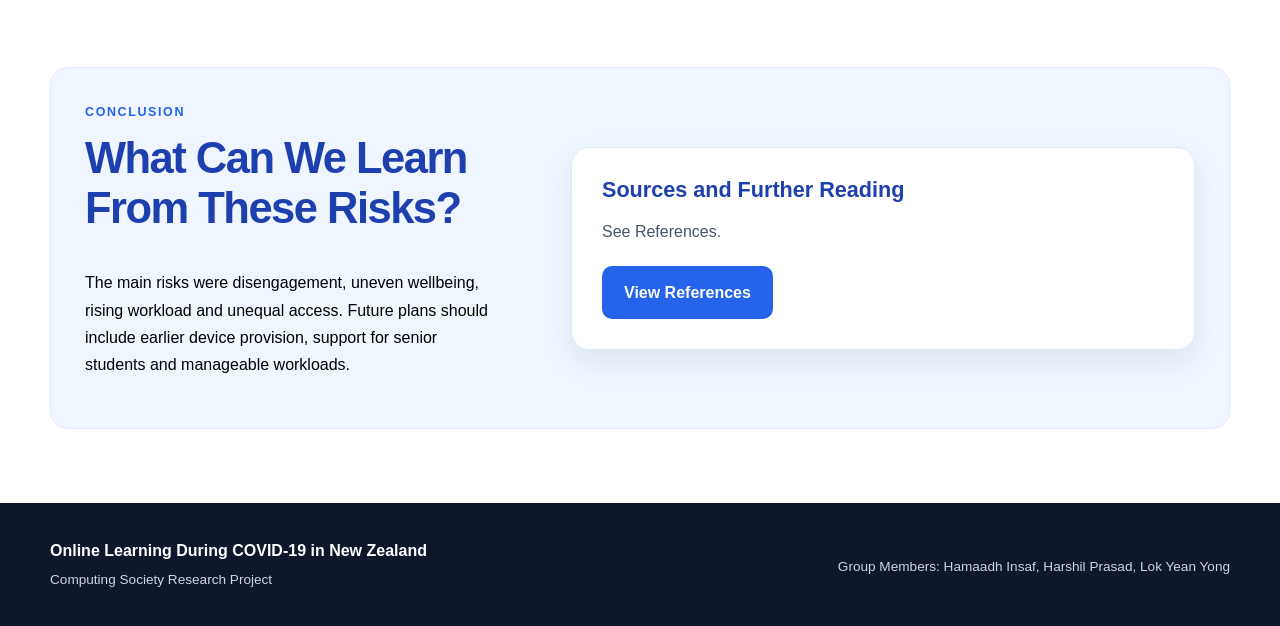
<file: risks.html>
<!DOCTYPE html>
<html lang="en">
    <head>
        <meta charset="UTF-8">
        <meta name="viewport" content="width=device-width, initial-scale=1.0">
        <meta name="description" content="Explore the risks and challenges of online learning during COVID-19 in New Zealand.">
        <title>Risks | Online Learning During COVID-19 in New Zealand</title>
        <link rel="stylesheet" href="style.css">
    </head>

    <body>
        <header class="site-header">
            <div class="container header-inner">
                <a class="site-logo" href="index.html">
                    <span class="logo-mark">OL</span>
                    <span class="logo-text">
                        <strong>Online Learning</strong>
                        <span>Research Project</span>
                    </span>
                </a>

                <nav class="main-nav" aria-label="Main navigation">
                    <a href="index.html">Home</a>
                    <a href="topic.html">Topic</a>
                    <a href="opportunities.html">Opportunities</a>
                    <a href="risks.html" aria-current="page">Risks</a>
                    <a href="choices.html">Choices</a>
                    <a href="references.html">References</a>
                    <a href="team-members.html">Team Members</a>
                    <a href="meetings.html">Meeting Minutes</a>
                </nav>
            </div>
        </header>

        <main>
            <!-- Page introduction -->
            <section class="hero">
                <div class="container hero-grid">
                    <div class="hero-content">
                        <p class="eyebrow">Research Area 02</p>
                        <h1>The Risks of <span class="text-highlight">Online Learning</span></h1>

                        <p class="hero-text">
                            Moving education online during COVID-19 created challenges
                            for students, teachers, and families. This page explores
                            the potential risks and difficulties associated with the
                            transition to online learning in New Zealand.
                        </p>

                        <div class="hero-actions">
                            <a class="button button-primary" href="#research-findings">Explore Research</a>
                            <a class="button button-secondary" href="#key-risks">Key Risks</a>
                        </div>
                    </div>

                    <div class="hero-card">
                        <p class="eyebrow">Research focus</p>
                        <h2>Challenges Beyond the Classroom</h2>
                        <p>
                            Online learning kept lessons going, but research shows risks for engagement, wellbeing, teacher workload and equal access.
                        </p>

                        <div class="hero-stat">
                            <span class="stat-number">27%</span>
                            <span class="stat-label">of teachers said their students had been positively engaged in the past week of the 2020 lockdown (<a href="https://ero.govt.nz/sites/default/files/2021-03/Covid%2019%20Learning%20in%20Lockdown.pdf" target="_blank" rel="noopener">ERO, 2020b</a>).</span>
                        </div>
                    </div>
                </div>
            </section>

            <!-- Key risks -->
            <section class="section" id="key-risks">
                <div class="container">
                    <div class="section-heading">
                        <p class="eyebrow">Key Areas</p>
                        <h2>Major Challenges</h2>
                        <p>
                            Risks cluster around engagement and wellbeing, teaching challenges and digital inequality.
                        </p>
                    </div>

                    <div class="topic-content-grid">
                        <article class="topic-info-card">
                            <h3>Student Engagement and Wellbeing</h3>
                            <p>
                                Teachers named students not participating (64%) and distractions at home (48%) as the main reasons for poor engagement (<a href="https://ero.govt.nz/sites/default/files/2021-03/Covid%2019%20Learning%20in%20Lockdown.pdf" target="_blank" rel="noopener">ERO, 2020b</a>). Senior students cited low motivation and lost routine (<a href="https://doi.org/10.26686/nzaroe.v25.6912" target="_blank" rel="noopener">Yates &amp; Starkey, 2021</a>).
                            </p>
                        </article>

                        <article class="topic-info-card">
                            <h3>Teaching and Technology Challenges</h3>
                            <p>
                                Only 37% of teachers could monitor student progress, and workload pressure kept growing (<a href="https://ero.govt.nz/sites/default/files/2021-03/Covid%2019%20Learning%20in%20Lockdown.pdf" target="_blank" rel="noopener">ERO, 2020b</a>; <a href="https://www.evidence.ero.govt.nz/documents/the-impact-of-covid-19-on-teachers-and-principals-december-2021" target="_blank" rel="noopener">ERO, 2021b</a>).
                            </p>
                        </article>

                        <article class="topic-info-card">
                            <h3>Digital Inequality</h3>
                            <p>
                                In decile 1–3 schools 19% of students shared a device, versus 14% in decile 4–10 schools (<a href="https://ero.govt.nz/sites/default/files/2021-03/Covid%2019%20Learning%20in%20Lockdown.pdf" target="_blank" rel="noopener">ERO, 2020b</a>). Existing inequities disproportionately affected Pacific students (<a href="https://doi.org/10.15663/wje.v26i1.754" target="_blank" rel="noopener">Thomsen et al., 2021</a>).
                            </p>
                        </article>
                    </div>
                </div>
            </section>

            <!-- Research findings -->
            <section class="section research-areas-section" id="research-findings">
                <div class="container">
                    <div class="section-heading">
                        <p class="eyebrow">Research Findings</p>
                        <h2>What Did the Research Reveal?</h2>
                        <p>
                            Key findings.
                        </p>
                    </div>

                    <div class="topic-content-grid">
                        <article class="topic-info-card">
                            <h3>Finding 1: Senior students struggled most</h3>
                            <p>
                                Year 11–13 students faced heavier workloads and found timely help harder to get.
                            </p>
                            <p>
                                <strong>Evidence:</strong> Only 26% of senior secondary students said they were coping well with schoolwork.
                            </p>
                            <p>
                                <strong>Source:</strong> <a href="https://ero.govt.nz/sites/default/files/2021-03/Covid%2019%20Learning%20in%20Lockdown.pdf" target="_blank" rel="noopener">ERO, 2020b</a>
                            </p>
                        </article>

                        <article class="topic-info-card">
                            <h3>Finding 2: Teacher workload kept rising</h3>
                            <p>
                                Teachers adapted quickly, but pressure grew rather than eased.
                            </p>
                            <p>
                                <strong>Evidence:</strong> By mid-2021 only 32% of teachers and 19% of principals said their workload was manageable, down from 42% and 26% in 2020.
                            </p>
                            <p>
                                <strong>Source:</strong> <a href="https://www.evidence.ero.govt.nz/documents/the-impact-of-covid-19-on-teachers-and-principals-december-2021" target="_blank" rel="noopener">ERO, 2021b</a>
                            </p>
                        </article>

                        <article class="topic-info-card">
                            <h3>Finding 3: Access gaps were not fully closed</h3>
                            <p>
                                Some learners still lacked suitable access, and devices were recalled.
                            </p>
                            <p>
                                <strong>Evidence:</strong> Over half of 2020 device recipients had to return devices to school after the first lockdown.
                            </p>
                            <p>
                                <strong>Source:</strong> <a href="https://www.educationcounts.govt.nz/publications/schooling2/digital-technology/evaluation-of-provision-of-connectivity-and-devices-a-covid-19-response" target="_blank" rel="noopener">Ministry of Education, 2022</a>
                            </p>
                        </article>
                    </div>
                    <figure class="chart-figure">
                        <h3>Figure 2: Learning from home, 2020 lockdown</h3>
                        <div class="bar-chart">
                            <div class="bar-row">
                                <span class="bar-label">Primary students able to learn from home</span>
                                <div class="bar-track" aria-hidden="true"><div class="bar-fill" style="width:78%"></div></div>
                                <span class="bar-value">78%</span>
                            </div>
                            <div class="bar-row">
                                <span class="bar-label">Secondary students able to learn from home</span>
                                <div class="bar-track" aria-hidden="true"><div class="bar-fill" style="width:58%"></div></div>
                                <span class="bar-value">58%</span>
                            </div>
                            <div class="bar-row">
                                <span class="bar-label">Teachers able to monitor progress</span>
                                <div class="bar-track" aria-hidden="true"><div class="bar-fill" style="width:37%"></div></div>
                                <span class="bar-value">37%</span>
                            </div>
                            <div class="bar-row">
                                <span class="bar-label">Teachers reporting positive engagement</span>
                                <div class="bar-track" aria-hidden="true"><div class="bar-fill" style="width:27%"></div></div>
                                <span class="bar-value">27%</span>
                            </div>
                            <div class="bar-row">
                                <span class="bar-label">Senior students coping well</span>
                                <div class="bar-track" aria-hidden="true"><div class="bar-fill" style="width:26%"></div></div>
                                <span class="bar-value">26%</span>
                            </div>
                        </div>
                        <figcaption>Figure 2. Selected results from ERO’s survey of 10,106 students and 694 teachers. Created by the team from <a href="https://ero.govt.nz/sites/default/files/2021-03/Covid%2019%20Learning%20in%20Lockdown.pdf" target="_blank" rel="noopener">ERO, 2020b</a>.</figcaption>
                    </figure>
                </div>
            </section>

            <!-- Impact on different groups -->
            <section class="section">
                <div class="container">
                    <div class="section-heading">
                        <p class="eyebrow">Who Was Affected?</p>
                        <h2>Understanding the Impact</h2>
                        <p>
                            Risks fell hardest on senior students, lower-decile schools and households with limited technology or support (<a href="https://www.covid19lessons.royalcommission.nz/reports-lessons-learned/experiences-of-the-covid-19-pandemic/education-during-the-pandemic" target="_blank" rel="noopener">Royal Commission, 2024</a>).
                        </p>
                    </div>

                    <div class="question-grid">
                        <div class="question-card">
                            <h3>Students and Families</h3>
                            <p>
                                Students lost routine and social contact. After lockdown only 58% felt safe from COVID-19, down from 85% during it (<a href="https://www.evidence.ero.govt.nz/documents/the-impact-of-covid-19-on-schools-january-2021/" target="_blank" rel="noopener">ERO, 2021a</a>).
                            </p>
                        </div>

                        <div class="question-card">
                            <h3>Teachers and Schools</h3>
                            <p>
                                Teachers learned tools quickly and monitored progress remotely; lecturers struggled to offer hands-on practice, and with most students’ cameras off it was hard to read their understanding (<a href="https://doi.org/10.3389/feduc.2021.647524" target="_blank" rel="noopener">Godber &amp; Atkins, 2021</a>; <a href="https://doi.org/10.1007/s40841-021-00211-6" target="_blank" rel="noopener">Joseph &amp; Trinick, 2021</a>).
                            </p>
                        </div>
                    </div>
                </div>
            </section>

            <section class="section research-areas-section" id="confidence">
                <div class="container">
                    <div class="section-heading">
                        <p class="eyebrow">Confidence Rating</p>
                        <h2>How Confident Are We in Each Risk?</h2>
                        <p>Not every finding carries the same weight. We sort the risks by how strongly the evidence supports them.</p>
                    </div>

                    <div class="eval-grid">
                        <div class="question-card">
                            <h3>Well supported</h3>
                            <p>Senior students struggled: only 26% said they were coping well (<a href="https://ero.govt.nz/sites/default/files/2021-03/Covid%2019%20Learning%20in%20Lockdown.pdf" target="_blank" rel="noopener">ERO, 2020b</a>), and a separate study found low motivation and lost routine (<a href="https://doi.org/10.26686/nzaroe.v25.6912" target="_blank" rel="noopener">Yates &amp; Starkey, 2021</a>). Teacher workload kept rising (<a href="https://www.evidence.ero.govt.nz/documents/the-impact-of-covid-19-on-teachers-and-principals-december-2021" target="_blank" rel="noopener">ERO, 2021b</a>). Access gaps persisted, because over half of device recipients had to return devices (<a href="https://www.educationcounts.govt.nz/publications/schooling2/digital-technology/evaluation-of-provision-of-connectivity-and-devices-a-covid-19-response" target="_blank" rel="noopener">Ministry of Education, 2022</a>; <a href="https://www.educationcounts.govt.nz/publications/all-schooling/digital-technologies-in-education-during-the-covid-19-pandemic" target="_blank" rel="noopener">Wenmoth, 2022</a>). Each rests on more than one independent source or on a large official evaluation.</p>
                        </div>
                        <div class="question-card">
                            <h3>Plausible but less certain</h3>
                            <p>We argue that inequality compounded the risks through home support as well as devices, but this is our reading of a modest device gap (<a href="https://ero.govt.nz/sites/default/files/2021-03/Covid%2019%20Learning%20in%20Lockdown.pdf" target="_blank" rel="noopener">ERO, 2020b</a>) and the Royal Commission (<a href="https://www.covid19lessons.royalcommission.nz/reports-lessons-learned/experiences-of-the-covid-19-pandemic/education-during-the-pandemic" target="_blank" rel="noopener">Royal Commission, 2024</a>). The Pacific-student finding comes from nine Pacific academics reflecting on their own teaching (<a href="https://doi.org/10.15663/wje.v26i1.754" target="_blank" rel="noopener">Thomsen et al., 2021</a>), and the difficulty of reading students on camera comes from two reflective accounts (<a href="https://doi.org/10.3389/feduc.2021.647524" target="_blank" rel="noopener">Godber &amp; Atkins, 2021</a>; <a href="https://doi.org/10.1007/s40841-021-00211-6" target="_blank" rel="noopener">Joseph &amp; Trinick, 2021</a>).</p>
                        </div>
                        <div class="question-card">
                            <h3>Still unknown</h3>
                            <p>Long-term learning loss is unproven, because ERO’s survey was taken during lockdown and the Ministry could not measure the impact on learning (<a href="https://www.educationcounts.govt.nz/publications/schooling2/digital-technology/evaluation-of-provision-of-connectivity-and-devices-a-covid-19-response" target="_blank" rel="noopener">Ministry of Education, 2022</a>). Effects on particular groups, such as Pacific learners, rest mainly on small reflective studies (<a href="https://doi.org/10.15663/wje.v26i1.754" target="_blank" rel="noopener">Thomsen et al., 2021</a>) rather than large samples.</p>
                        </div>
                        <div class="question-card">
                            <h3>Why the grading matters</h3>
                            <p>Policy should act now on the well-supported risks, test the plausible ones before building programmes around them, and measure the unknown ones in the next disruption rather than assume them.</p>
                        </div>
                    </div>
                </div>
            </section>

            <section class="section research-areas-section" id="critical-evaluation">
                <div class="container">
                    <div class="section-heading">
                        <p class="eyebrow">Critical Evaluation</p>
                        <h2>How Reliable Is the Evidence?</h2>
                        <p>The risks are better documented than the opportunities, but the sources measure different things at different times.</p>
                    </div>

                    <div class="eval-grid">
                        <div class="question-card">
                            <h3>Risks built up over time</h3>
                            <p>Teacher workload that was manageable for 42% of teachers in 2020 was manageable for only 32% by mid-2021 (<a href="https://www.evidence.ero.govt.nz/documents/the-impact-of-covid-19-on-teachers-and-principals-december-2021" target="_blank" rel="noopener">ERO, 2021b</a>), and only 58% of students felt safe from COVID-19 after lockdown, down from 85% during it (<a href="https://www.evidence.ero.govt.nz/documents/the-impact-of-covid-19-on-schools-january-2021/" target="_blank" rel="noopener">ERO, 2021a</a>). The pressure did not end when lockdown did, so lockdown-era surveys understate the cost.</p>
                        </div>
                        <div class="question-card">
                            <h3>Inequality compounded every risk</h3>
                            <p>In decile 1–3 schools 19% of students shared a device, against 14% in decile 4–10 schools (<a href="https://ero.govt.nz/sites/default/files/2021-03/Covid%2019%20Learning%20in%20Lockdown.pdf" target="_blank" rel="noopener">ERO, 2020b</a>), and existing inequities disproportionately affected Pacific students (<a href="https://doi.org/10.15663/wje.v26i1.754" target="_blank" rel="noopener">Thomsen et al., 2021</a>). The device gap is modest, so we read it as one part of a wider disadvantage that also includes home support. The Royal Commission reports the same pattern, though it is a lessons-learned review rather than a new study (<a href="https://www.covid19lessons.royalcommission.nz/reports-lessons-learned/experiences-of-the-covid-19-pandemic/education-during-the-pandemic" target="_blank" rel="noopener">Royal Commission, 2024</a>).</p>
                        </div>
                        <div class="question-card">
                            <h3>Gaps in the evidence</h3>
                            <p>ERO’s survey was taken during lockdown, so it cannot show long-term effects. The Ministry’s evaluation could not measure the impact on learning (<a href="https://www.educationcounts.govt.nz/publications/schooling2/digital-technology/evaluation-of-provision-of-connectivity-and-devices-a-covid-19-response" target="_blank" rel="noopener">Ministry of Education, 2022</a>), and the university findings (<a href="https://doi.org/10.3389/feduc.2021.647524" target="_blank" rel="noopener">Godber &amp; Atkins, 2021</a>; <a href="https://doi.org/10.1007/s40841-021-00211-6" target="_blank" rel="noopener">Joseph &amp; Trinick, 2021</a>) are reflective accounts by two lecturers each, with no student data. We therefore treat claims about lasting learning loss as unproven rather than false.</p>
                        </div>
                        <div class="question-card">
                            <h3>Where sources agree</h3>
                            <p>Despite different methods and samples, independent sources point the same way. Senior students struggled in both ERO’s national survey and the separate study by <a href="https://doi.org/10.26686/nzaroe.v25.6912" target="_blank" rel="noopener">Yates &amp; Starkey, 2021</a>. Lecturers in two separate reflective accounts found it hard to read students who kept their cameras off (<a href="https://doi.org/10.3389/feduc.2021.647524" target="_blank" rel="noopener">Godber &amp; Atkins, 2021</a>; <a href="https://doi.org/10.1007/s40841-021-00211-6" target="_blank" rel="noopener">Joseph &amp; Trinick, 2021</a>). Access gaps appear in the Ministry’s evaluation and in <a href="https://www.educationcounts.govt.nz/publications/all-schooling/digital-technologies-in-education-during-the-covid-19-pandemic" target="_blank" rel="noopener">Wenmoth, 2022</a>. Where studies converge, we treat the risk as well supported.</p>
                        </div>
                    </div>
                </div>
            </section>

            <!-- Conclusion -->
            <section class="aim-section">
                <div class="container aim-grid">
                    <div>
                        <p class="eyebrow">Conclusion</p>
                        <h2>What Can We Learn From These Risks?</h2>
                        <p>
                            The main risks were disengagement, uneven wellbeing, rising workload and unequal access. Future plans should include earlier device provision, support for senior students and manageable workloads.
                        </p>
                    </div>

                    <div class="aim-card">
                        <h3>Sources and Further Reading</h3>
                        <p>
                            See References.
                        </p>
                        <a class="button button-primary" href="references.html">View References</a>
                    </div>
                </div>
            </section>
        </main>

        <footer class="site-footer">
            <div class="container footer-inner">
                <div>
                    <strong>Online Learning During COVID-19 in New Zealand</strong>
                    <p>Computing Society Research Project</p>
                </div>

                <div class="footer-credit">
                    <p>Group Members: Hamaadh Insaf, Harshil Prasad, Lok Yean Yong</p>
                </div>
            </div>
        </footer>
    </body>
</html>
</file>
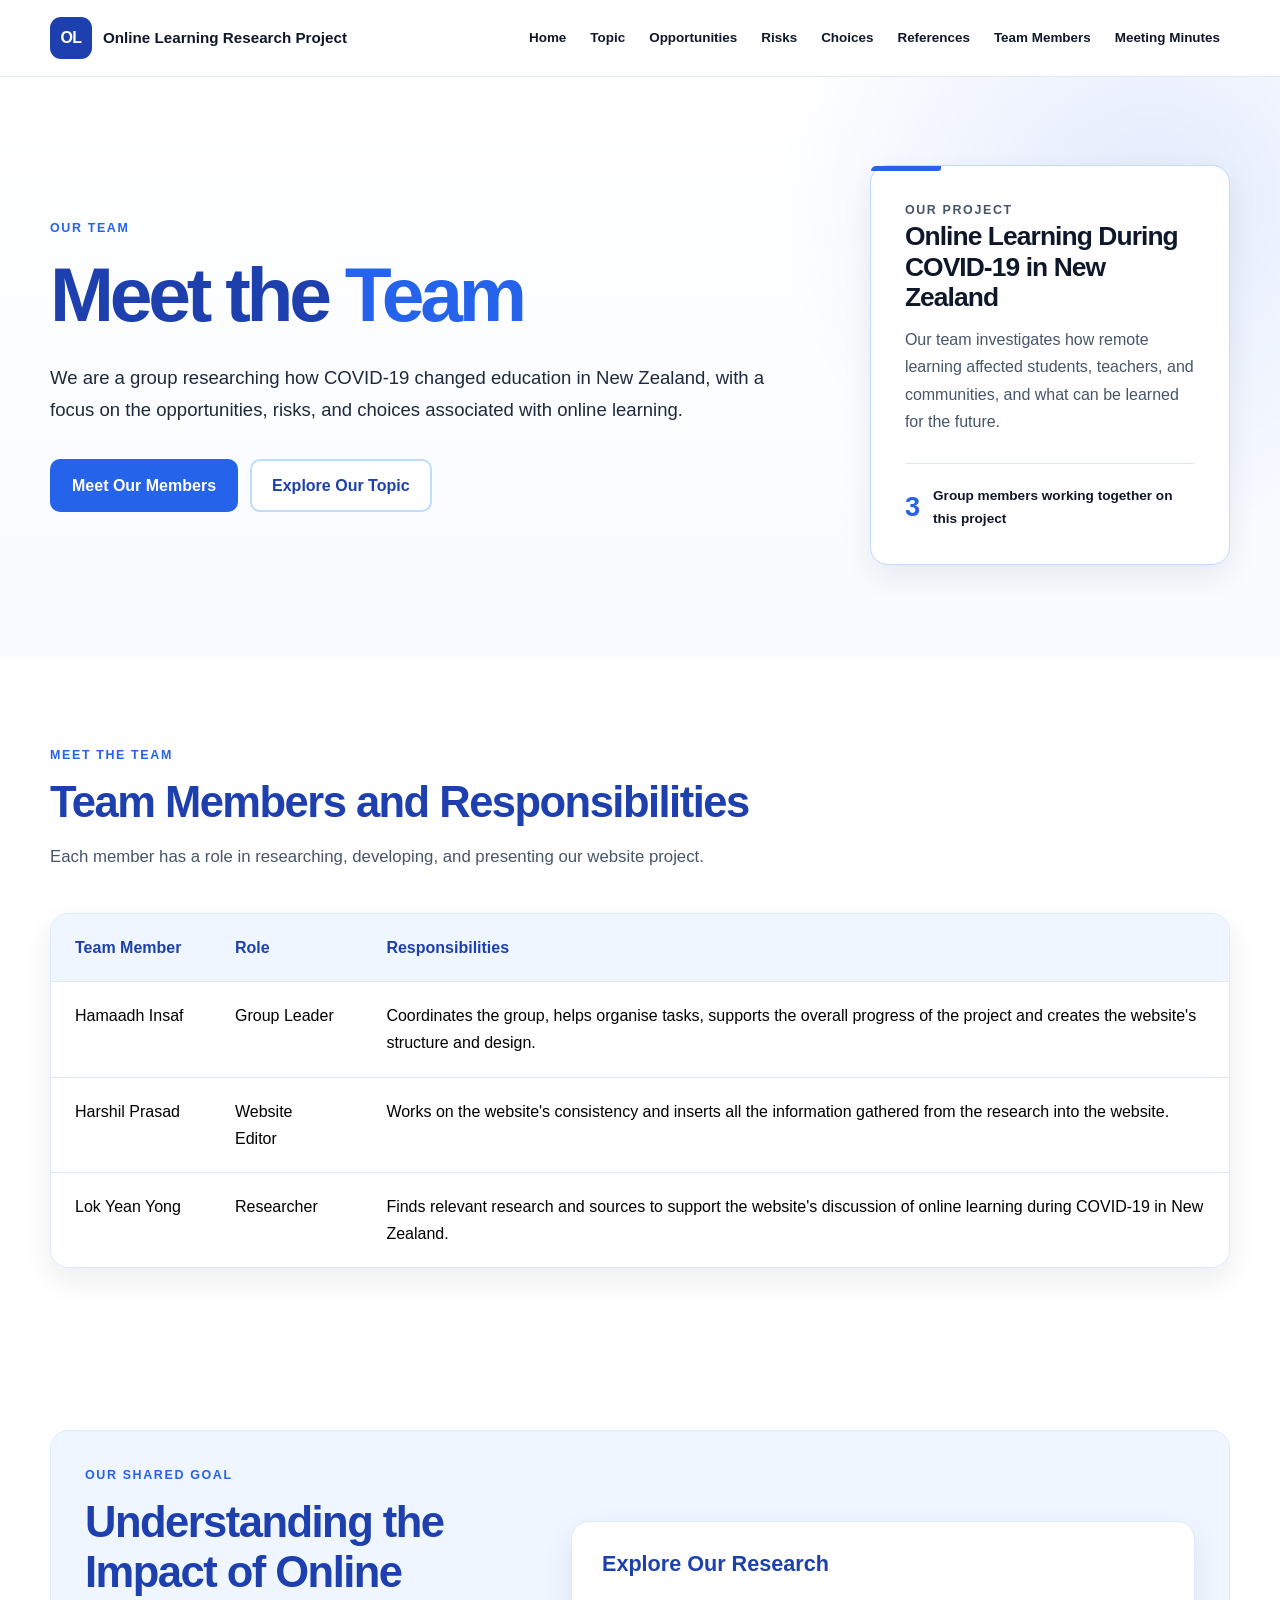
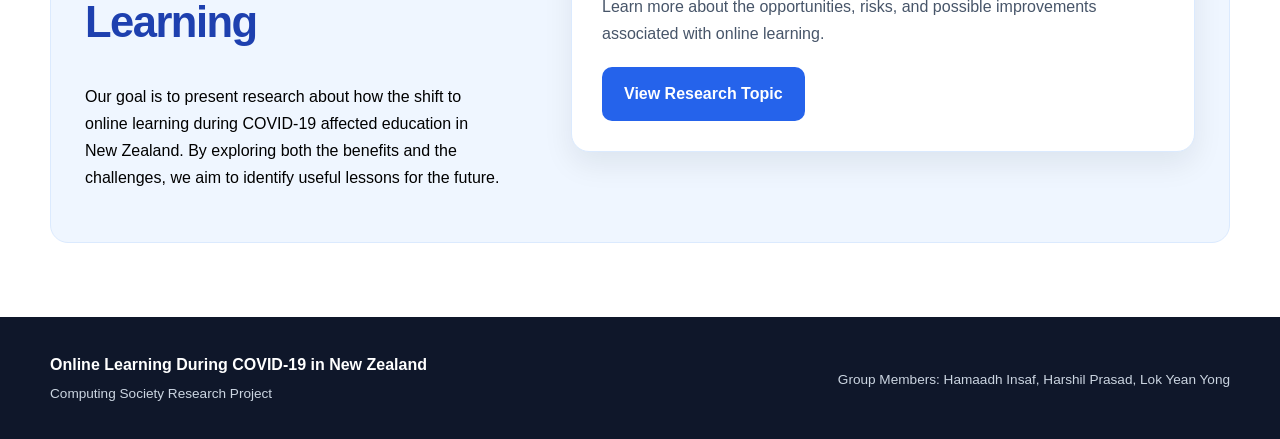
<file: team-members.html>
<!DOCTYPE html>
<html lang="en">
    <head>
        <meta charset="UTF-8">
        <meta name="viewport" content="width=device-width, initial-scale=1.0">
        <meta name="description" content="Meet the team behind the Online Learning During COVID-19 in New Zealand research project.">
        <title>Team Members | Online Learning During COVID-19 in New Zealand</title>
        <link rel="stylesheet" href="style.css">
    </head>

    <body>
        <header class="site-header">
            <div class="container header-inner">
                <a class="site-logo" href="index.html">
                    <span class="logo-mark">OL</span>
                    <span class="logo-text">
                        <strong>Online Learning</strong>
                        <span>Research Project</span>
                    </span>
                </a>

                <nav class="main-nav" aria-label="Main navigation">
                    <a href="index.html">Home</a>
                    <a href="topic.html">Topic</a>
                    <a href="opportunities.html">Opportunities</a>
                    <a href="risks.html">Risks</a>
                    <a href="choices.html">Choices</a>
                    <a href="references.html">References</a>
                    <a href="team-members.html" aria-current="page">Team Members</a>
                    <a href="meetings.html">Meeting Minutes</a>
                </nav>
            </div>
        </header>

        <main>
            <!-- Page introduction -->
            <section class="hero">
                <div class="container hero-grid">
                    <div class="hero-content">
                        <p class="eyebrow">Our Team</p>
                        <h1>Meet the <span class="text-highlight">Team</span></h1>

                        <p class="hero-text">
                            We are a group researching how COVID-19 changed education
                            in New Zealand, with a focus on the opportunities, risks,
                            and choices associated with online learning.
                        </p>

                        <div class="hero-actions">
                            <a class="button button-primary" href="#team-list">Meet Our Members</a>
                            <a class="button button-secondary" href="topic.html">Explore Our Topic</a>
                        </div>
                    </div>

                    <div class="hero-card">
                        <p class="eyebrow">Our Project</p>
                        <h2>Online Learning During COVID-19 in New Zealand</h2>
                        <p>
                            Our team investigates how remote learning affected students,
                            teachers, and communities, and what can be learned for the future.
                        </p>

                        <div class="hero-stat">
                            <span class="stat-number">3</span>
                            <span class="stat-label">Group members working together on this project</span>
                        </div>
                    </div>
                </div>
            </section>

            <!-- Team member table -->
            <section class="section" id="team-list">
                <div class="container">
                    <div class="section-heading">
                        <p class="eyebrow">Meet the Team</p>
                        <h2>Team Members and Responsibilities</h2>
                        <p>
                            Each member has a role in researching, developing, and
                            presenting our website project.
                        </p>
                    </div>

                    <div class="team-table-wrapper">
                        <table class="team-table">
                            <thead>
                                <tr>
                                    <th scope="col">Team Member</th>
                                    <th scope="col">Role</th>
                                    <th scope="col">Responsibilities</th>
                                </tr>
                            </thead>

                            <tbody>
                                <tr>
                                    <td>Hamaadh Insaf</td>
                                    <td>Group Leader</td>
                                    <td>
                                        Coordinates the group, helps organise tasks, supports the overall progress of the project and creates the website's structure and design.
                                    </td>
                                </tr>

                                <tr>
                                    <td>Harshil Prasad</td>
                                    <td>Website Editor</td>
                                    <td>
                                        Works on the website's consistency and inserts all the information gathered from the research into the website.
                                    </td>
                                </tr>

                                <tr>
                                    <td>Lok Yean Yong</td>
                                    <td>Researcher</td>
                                    <td>
                                        Finds relevant research and sources to support
                                        the website's discussion of online learning
                                        during COVID-19 in New Zealand.
                                    </td>
                                </tr>
                            </tbody>
                        </table>
                    </div>
                </div>
            </section>

            <!-- Team goal -->
            <section class="aim-section">
                <div class="container aim-grid">
                    <div>
                        <p class="eyebrow">Our Shared Goal</p>
                        <h2>Understanding the Impact of Online Learning</h2>
                        <p>
                            Our goal is to present research about how the shift to
                            online learning during COVID-19 affected education in
                            New Zealand. By exploring both the benefits and the
                            challenges, we aim to identify useful lessons for the future.
                        </p>
                    </div>

                    <div class="aim-card">
                        <h3>Explore Our Research</h3>
                        <p>
                            Learn more about the opportunities, risks, and possible
                            improvements associated with online learning.
                        </p>
                        <a class="button button-primary" href="topic.html">View Research Topic</a>
                    </div>
                </div>
            </section>
        </main>

        <footer class="site-footer">
            <div class="container footer-inner">
                <div>
                    <strong>Online Learning During COVID-19 in New Zealand</strong>
                    <p>Computing Society Research Project</p>
                </div>

                <div class="footer-credit">
                    <p>Group Members: Hamaadh Insaf, Harshil Prasad, Lok Yean Yong</p>
                </div>
            </div>
        </footer>
    </body>
</html>
</file>
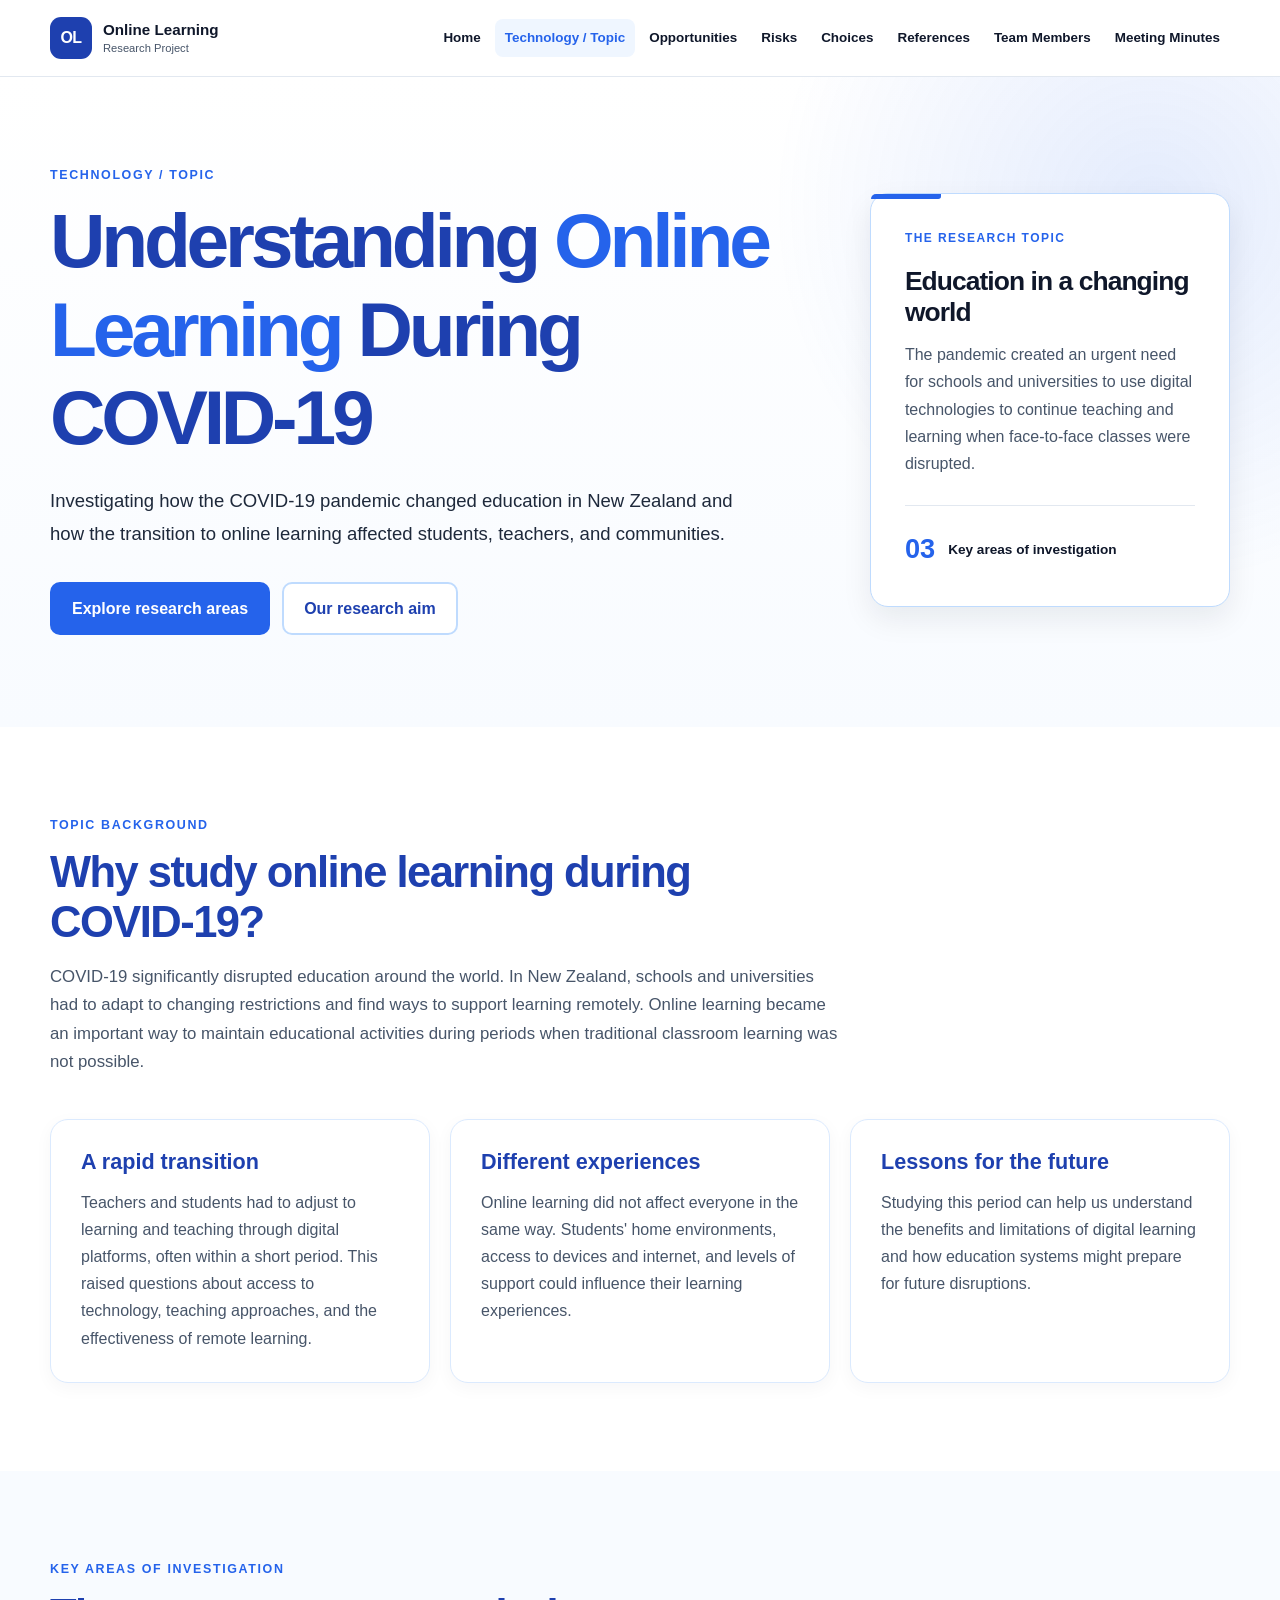
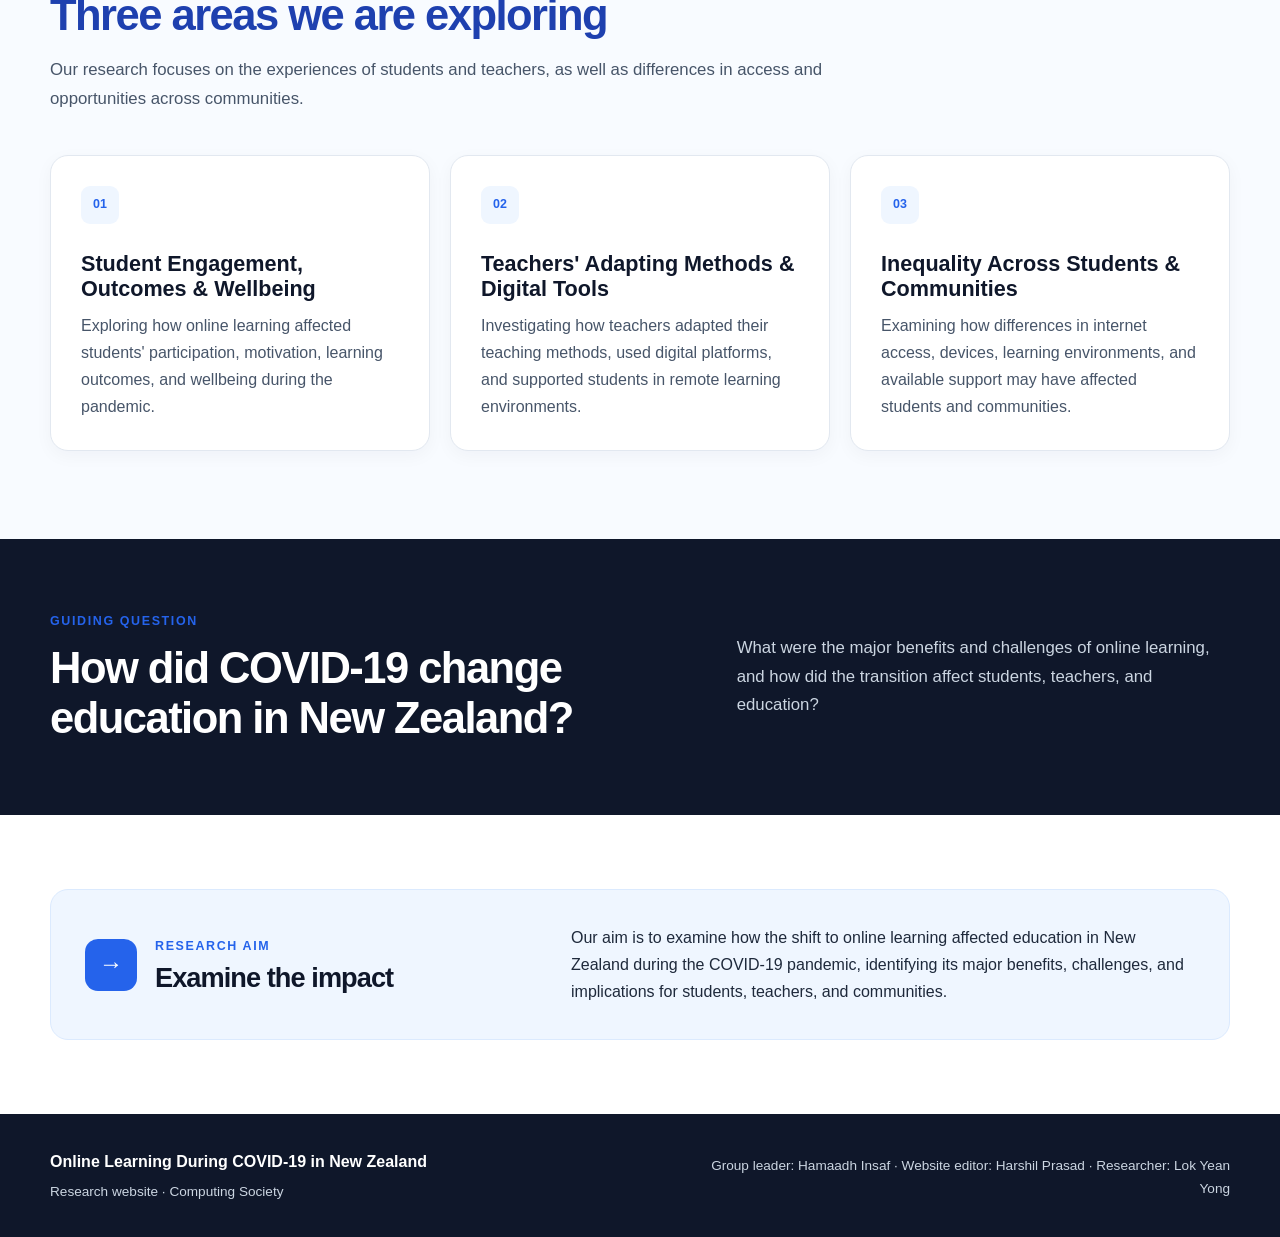
<file: topic.html>
<!DOCTYPE html>
<html lang="en">
    <head>
        <meta charset="UTF-8">
        <meta name="viewport" content="width=device-width, initial-scale=1.0">
        <meta name="description" content="Explore the background, aim, and key research areas of Online Learning During COVID-19 in New Zealand.">
        <title>Research Topic | Online Learning During COVID-19 in New Zealand</title>
        <link rel="stylesheet" href="style.css">
    </head>

    <body>
        <header class="site-header">
            <div class="container header-inner">
                <a class="site-logo" href="index.html" aria-label="Research website home">
                    <span class="logo-mark">OL</span>
                    <span class="logo-text">Online Learning <small>Research Project</small></span>
                </a>

                <nav class="main-nav" aria-label="Main navigation">
                    <a href="index.html">Home</a>
                    <a class="active" href="topic.html">Technology / Topic</a>
                    <a href="opportunities.html">Opportunities</a>
                    <a href="risks.html">Risks</a>
                    <a href="choices.html">Choices</a>
                    <a href="references.html">References</a>
                    <a href="team-members.html">Team Members</a>
                    <a href="meetings.html">Meeting Minutes</a>
                </nav>
            </div>
        </header>

        <main>
            <section class="hero">
                <div class="container hero-grid">
                    <div class="hero-content">
                        <p class="eyebrow">Technology / Topic</p>
                        <h1>Understanding <span>Online Learning</span> During COVID-19</h1>
                        <p class="hero-text">
                            Investigating how the COVID-19 pandemic changed education in New Zealand
                            and how the transition to online learning affected students, teachers,
                            and communities.
                        </p>
                        <div class="hero-actions">
                            <a class="button button-primary" href="#research-areas">Explore research areas</a>
                            <a class="button button-secondary" href="#research-aim">Our research aim</a>
                        </div>
                    </div>

                    <div class="hero-card">
                        <div class="hero-card-label">The research topic</div>
                        <h2>Education in a changing world</h2>
                        <p>
                            The pandemic created an urgent need for schools and universities
                            to use digital technologies to continue teaching and learning
                            when face-to-face classes were disrupted.
                        </p>
                        <div class="hero-stat">
                            <span class="stat-number">03</span>
                            <span class="stat-text">Key areas of investigation</span>
                        </div>
                    </div>
                </div>
            </section>

            <section class="section">
                <div class="container">
                    <div class="section-heading">
                        <p class="eyebrow">Topic background</p>
                        <h2>Why study online learning during COVID-19?</h2>
                        <p>
                            COVID-19 significantly disrupted education around the world.
                            In New Zealand, schools and universities had to adapt to changing
                            restrictions and find ways to support learning remotely.
                            Online learning became an important way to maintain educational
                            activities during periods when traditional classroom learning
                            was not possible.
                        </p>
                    </div>

                    <div class="topic-content-grid">
                        <article class="topic-info-card">
                            <h3>A rapid transition</h3>
                            <p>
                                Teachers and students had to adjust to learning and teaching
                                through digital platforms, often within a short period.
                                This raised questions about access to technology, teaching
                                approaches, and the effectiveness of remote learning.
                            </p>
                        </article>

                        <article class="topic-info-card">
                            <h3>Different experiences</h3>
                            <p>
                                Online learning did not affect everyone in the same way.
                                Students' home environments, access to devices and internet,
                                and levels of support could influence their learning experiences.
                            </p>
                        </article>

                        <article class="topic-info-card">
                            <h3>Lessons for the future</h3>
                            <p>
                                Studying this period can help us understand the benefits
                                and limitations of digital learning and how education
                                systems might prepare for future disruptions.
                            </p>
                        </article>
                    </div>
                </div>
            </section>

            <section id="research-areas" class="section research-areas-section">
                <div class="container">
                    <div class="section-heading">
                        <p class="eyebrow">Key areas of investigation</p>
                        <h2>Three areas we are exploring</h2>
                        <p>
                            Our research focuses on the experiences of students and teachers,
                            as well as differences in access and opportunities across communities.
                        </p>
                    </div>

                    <div class="focus-grid">
                        <article class="focus-card">
                            <div class="card-number">01</div>
                            <h3>Student Engagement, Outcomes &amp; Wellbeing</h3>
                            <p>
                                Exploring how online learning affected students' participation,
                                motivation, learning outcomes, and wellbeing during the pandemic.
                            </p>
                        </article>

                        <article class="focus-card">
                            <div class="card-number">02</div>
                            <h3>Teachers' Adapting Methods &amp; Digital Tools</h3>
                            <p>
                                Investigating how teachers adapted their teaching methods,
                                used digital platforms, and supported students in remote
                                learning environments.
                            </p>
                        </article>

                        <article class="focus-card">
                            <div class="card-number">03</div>
                            <h3>Inequality Across Students &amp; Communities</h3>
                            <p>
                                Examining how differences in internet access, devices,
                                learning environments, and available support may have
                                affected students and communities.
                            </p>
                        </article>
                    </div>
                </div>
            </section>

            <section class="question-section">
                <div class="container question-grid">
                    <div>
                        <p class="eyebrow eyebrow-light">Guiding question</p>
                        <h2>How did COVID-19 change education in New Zealand?</h2>
                    </div>
                    <p>
                        What were the major benefits and challenges of online learning,
                        and how did the transition affect students, teachers, and education?
                    </p>
                </div>
            </section>

            <section id="research-aim" class="section aim-section">
                <div class="container aim-grid">
                    <div class="aim-label">
                        <span class="aim-icon">→</span>
                        <div>
                            <p class="eyebrow">Research aim</p>
                            <h2>Examine the impact</h2>
                        </div>
                    </div>
                    <p>
                        Our aim is to examine how the shift to online learning affected
                        education in New Zealand during the COVID-19 pandemic, identifying
                        its major benefits, challenges, and implications for students,
                        teachers, and communities.
                    </p>
                </div>
            </section>
        </main>

        <footer class="site-footer">
            <div class="container footer-inner">
                <div>
                    <strong>Online Learning During COVID-19 in New Zealand</strong>
                    <p>Research website · Computing Society</p>
                </div>
                <p class="footer-credit">
                    Group leader: Hamaadh Insaf · Website editor: Harshil Prasad · Researcher: Lok Yean Yong
                </p>
            </div>
        </footer>
    </body>
</html>
</file>
<file: style.css>
/* =========================================================
   Online Learning During COVID-19 in New Zealand
   Shared website stylesheet
   ========================================================= */

:root {
    --primary: #1e40af;
    --secondary: #2563eb;
    --tertiary: #0f172a;
    --background: #ffffff;
    --text: #000000;
    --muted: #475569;
    --light-blue: #eff6ff;
    --border: #dbeafe;
    --white: #ffffff;
    --shadow: 0 12px 30px rgba(15, 23, 42, 0.08);
    --radius: 18px;
    --max-width: 1180px;
}

* {
    box-sizing: border-box;
}

html {
    scroll-behavior: smooth;
}

body {
    margin: 0;
    background: var(--background);
    color: var(--text);
    font-family: Arial, Helvetica, sans-serif;
    font-size: 16px;
    line-height: 1.7;
}

a {
    color: var(--secondary);
}

a:focus-visible,
button:focus-visible {
    outline: 3px solid #93c5fd;
    outline-offset: 3px;
}

.container {
    width: min(var(--max-width), calc(100% - 40px));
    margin: 0 auto;
}

/* ---------- Header / Navigation ---------- */

.site-header {
    position: sticky;
    top: 0;
    z-index: 1000;
    background: rgba(255, 255, 255, 0.97);
    border-bottom: 1px solid #e2e8f0;
    backdrop-filter: blur(10px);
}

.header-inner {
    min-height: 76px;
    display: flex;
    align-items: center;
    justify-content: space-between;
    gap: 28px;
}

.site-logo {
    display: inline-flex;
    align-items: center;
    gap: 11px;
    color: var(--tertiary);
    text-decoration: none;
    flex-shrink: 0;
}

.logo-mark {
    width: 42px;
    height: 42px;
    display: grid;
    place-items: center;
    border-radius: 11px;
    background: var(--primary);
    color: var(--white);
    font-weight: 800;
    letter-spacing: -0.04em;
}

.logo-text {
    font-weight: 800;
    font-size: 0.95rem;
    line-height: 1.15;
}

.logo-text small {
    display: block;
    margin-top: 3px;
    color: var(--muted);
    font-size: 0.7rem;
    font-weight: 500;
}

.main-nav {
    display: flex;
    align-items: center;
    justify-content: flex-end;
    flex-wrap: wrap;
    gap: 4px;
}

.main-nav a {
    padding: 8px 10px;
    border-radius: 8px;
    color: var(--tertiary);
    text-decoration: none;
    font-size: 0.84rem;
    font-weight: 600;
    transition: background-color 0.2s ease, color 0.2s ease;
}

.main-nav a:hover,
.main-nav a.active {
    background: var(--light-blue);
    color: var(--secondary);
}

/* ---------- Hero ---------- */

.hero {
    position: relative;
    overflow: hidden;
    background:
        radial-gradient(circle at 90% 20%, rgba(37, 99, 235, 0.12), transparent 30%),
        linear-gradient(180deg, #ffffff 0%, #f8fbff 100%);
    padding: 88px 0 92px;
}

.hero-grid {
    display: grid;
    grid-template-columns: minmax(0, 1.35fr) minmax(320px, 0.65fr);
    align-items: center;
    gap: 72px;
}

.eyebrow {
    margin: 0 0 10px;
    color: var(--secondary);
    font-size: 0.78rem;
    font-weight: 800;
    letter-spacing: 0.13em;
    text-transform: uppercase;
}

h1,
h2,
h3 {
    margin-top: 0;
    color: var(--primary);
    line-height: 1.15;
}

h1 {
    max-width: 850px;
    margin-bottom: 24px;
    font-size: clamp(2.7rem, 6vw, 5.1rem);
    letter-spacing: -0.055em;
}

h1 span {
    color: var(--secondary);
}

h2 {
    font-size: clamp(1.9rem, 3.4vw, 2.8rem);
    letter-spacing: -0.035em;
}

h3 {
    margin-bottom: 10px;
    color: var(--tertiary);
    font-size: 1.35rem;
}

.hero-text {
    max-width: 720px;
    margin: 0 0 32px;
    color: #1e293b;
    font-size: 1.16rem;
    line-height: 1.75;
}

.hero-actions {
    display: flex;
    flex-wrap: wrap;
    gap: 12px;
}

.button {
    display: inline-flex;
    align-items: center;
    justify-content: center;
    min-height: 48px;
    padding: 11px 20px;
    border: 2px solid transparent;
    border-radius: 10px;
    font-weight: 700;
    text-decoration: none;
    transition: transform 0.2s ease, background-color 0.2s ease;
}

.button:hover {
    transform: translateY(-2px);
}

.button-primary {
    background: var(--secondary);
    color: var(--white);
}

.button-primary:hover {
    background: var(--primary);
}

.button-secondary {
    border-color: #bfdbfe;
    background: var(--white);
    color: var(--primary);
}

.button-secondary:hover {
    background: var(--light-blue);
}

.hero-card {
    position: relative;
    padding: 34px;
    border: 1px solid #bfdbfe;
    border-radius: var(--radius);
    background: var(--white);
    box-shadow: var(--shadow);
}

.hero-card::before {
    content: "";
    position: absolute;
    top: 0;
    left: 0;
    width: 70px;
    height: 5px;
    border-radius: 18px 0 10px 0;
    background: var(--secondary);
}

.hero-card-label {
    margin-bottom: 18px;
    color: var(--secondary);
    font-size: 0.75rem;
    font-weight: 800;
    letter-spacing: 0.12em;
    text-transform: uppercase;
}

.hero-card h2 {
    margin-bottom: 14px;
    color: var(--tertiary);
    font-size: 1.65rem;
}

.hero-card p {
    margin: 0;
    color: var(--muted);
}

.hero-stat {
    display: flex;
    align-items: center;
    gap: 13px;
    margin-top: 28px;
    padding-top: 20px;
    border-top: 1px solid #e2e8f0;
}

.stat-number {
    color: var(--secondary);
    font-size: 1.7rem;
    font-weight: 900;
}

.stat-text,
.stat-label {
    color: var(--tertiary);
    font-size: 0.85rem;
    font-weight: 700;
}

/* ---------- General sections ---------- */

.section {
    padding: 88px 0;
}

.section-heading {
    max-width: 790px;
    margin-bottom: 42px;
}

.section-heading h2 {
    margin-bottom: 16px;
}

.section-heading > p:last-child {
    margin: 0;
    color: var(--muted);
    font-size: 1.05rem;
}

.focus-grid {
    display: grid;
    grid-template-columns: repeat(3, 1fr);
    gap: 20px;
}

.focus-card {
    min-height: 255px;
    padding: 30px;
    border: 1px solid #e2e8f0;
    border-radius: var(--radius);
    background: var(--white);
    box-shadow: 0 5px 18px rgba(15, 23, 42, 0.04);
    transition: transform 0.2s ease, box-shadow 0.2s ease;
}

.focus-card:hover {
    transform: translateY(-4px);
    box-shadow: var(--shadow);
}

.card-number {
    width: 38px;
    height: 38px;
    display: grid;
    place-items: center;
    margin-bottom: 28px;
    border-radius: 9px;
    background: var(--light-blue);
    color: var(--secondary);
    font-size: 0.78rem;
    font-weight: 900;
}

.focus-card p {
    margin: 0;
    color: var(--muted);
}

/* ---------- Guiding question ---------- */

.question-section {
    padding: 72px 0;
    background: var(--tertiary);
}

.question-grid {
    display: grid;
    grid-template-columns: 1fr 0.8fr;
    align-items: center;
    gap: 70px;
}

.question-section h2 {
    margin-bottom: 0;
    color: var(--white);
}

.question-section p:last-child {
    margin: 0;
    color: #cbd5e1;
    font-size: 1.05rem;
}

/* ---------- Aim ---------- */

.aim-section {
    padding-top: 74px;
    padding-bottom: 74px;
}

.aim-grid {
    display: grid;
    grid-template-columns: 0.8fr 1.2fr;
    align-items: center;
    gap: 70px;
    padding: 34px;
    border: 1px solid var(--border);
    border-radius: var(--radius);
    background: var(--light-blue);
}

.aim-label {
    display: flex;
    align-items: center;
    gap: 18px;
}

.aim-label h2 {
    margin: 0;
    color: var(--tertiary);
    font-size: 1.7rem;
}

.aim-label .eyebrow {
    margin-bottom: 4px;
}

.aim-icon {
    width: 52px;
    height: 52px;
    display: grid;
    place-items: center;
    border-radius: 13px;
    background: var(--secondary);
    color: var(--white);
    font-size: 1.5rem;
    font-weight: 800;
}

.aim-grid > p {
    margin: 0;
    color: #1e293b;
}

/* ---------- Footer ---------- */

.site-footer {
    padding: 34px 0;
    background: var(--tertiary);
    color: #cbd5e1;
}

.footer-inner {
    display: flex;
    align-items: center;
    justify-content: space-between;
    gap: 30px;
}

.site-footer strong {
    color: var(--white);
}

.site-footer p {
    margin: 4px 0 0;
    font-size: 0.85rem;
}

.footer-credit {
    max-width: 520px;
    text-align: right;
}

/* ---------- Responsive ---------- */

@media (max-width: 1050px) {
    .header-inner {
        align-items: flex-start;
        padding: 15px 0;
    }

    .main-nav {
        justify-content: flex-start;
    }

    .hero-grid {
        grid-template-columns: 1fr;
        gap: 40px;
    }

    .hero-card {
        max-width: 650px;
    }
}

@media (max-width: 760px) {
    .container {
        width: min(var(--max-width), calc(100% - 28px));
    }

    .header-inner {
        display: block;
    }

    .site-logo {
        margin-bottom: 14px;
    }

    .main-nav {
        display: grid;
        grid-template-columns: repeat(2, 1fr);
        gap: 4px;
    }

    .main-nav a {
        font-size: 0.8rem;
    }

    .hero {
        padding: 62px 0 68px;
    }

    h1 {
        font-size: clamp(2.45rem, 12vw, 4rem);
    }

    .section {
        padding: 64px 0;
    }

    .focus-grid,
    .question-grid,
    .aim-grid {
        grid-template-columns: 1fr;
    }

    .question-grid,
    .aim-grid {
        gap: 30px;
    }

    .footer-inner {
        display: block;
    }

    .footer-credit {
        margin-top: 18px !important;
        text-align: left;
    }
}

@media (max-width: 430px) {
    .main-nav {
        grid-template-columns: 1fr;
    }

    .hero-actions {
        display: grid;
    }

    .button {
        width: 100%;
    }

    .hero-card {
        padding: 27px;
    }

    .focus-card {
        min-height: auto;
    }
}

/* ---------- Topic page ---------- */

.topic-content-grid {
    display: grid;
    grid-template-columns: repeat(3, 1fr);
    gap: 20px;
}

.topic-info-card {
    padding: 30px;
    border: 1px solid #dbeafe;
    border-radius: var(--radius);
    background: var(--white);
    box-shadow: 0 5px 18px rgba(15, 23, 42, 0.04);
    transition: transform 0.2s ease, box-shadow 0.2s ease;
}

.topic-info-card:hover {
    transform: translateY(-4px);
    box-shadow: var(--shadow);
}

.topic-info-card h3 {
    margin-bottom: 14px;
    color: var(--primary);
}

.topic-info-card p {
    margin: 0;
    color: var(--muted);
}

.research-areas-section {
    background: #f8fbff;
}

.research-areas-section .focus-card {
    background: var(--white);
}

/* ---------- Topic page responsive layout ---------- */

@media (max-width: 760px) {
    .topic-content-grid {
        grid-template-columns: 1fr;
    }
}


/* ---------- Opportunities page ---------- */

.question-card {
    padding: 28px;
    border: 1px solid var(--border);
    border-radius: var(--radius);
    background: var(--white);
    box-shadow: 0 5px 18px rgba(15, 23, 42, 0.04);
}

.question-card h3 {
    margin-bottom: 12px;
    color: var(--primary);
}

.question-card p {
    margin-bottom: 0;
    color: var(--muted);
}

.aim-card {
    padding: 30px;
    border: 1px solid var(--border);
    border-radius: var(--radius);
    background: var(--white);
    box-shadow: var(--shadow);
}

.aim-card h3 {
    margin-bottom: 14px;
    color: var(--primary);
}

.aim-card p {
    margin-bottom: 20px;
    color: var(--muted);
}


/* ---------- References page ---------- */

.reference-list {
    display: flex;
    flex-direction: column;
    gap: 16px;
    max-width: 900px;
    margin: 0 auto;
}

.reference-item {
    display: flex;
    align-items: flex-start;
    gap: 20px;
    padding: 24px;
    border: 1px solid var(--border);
    border-radius: var(--radius);
    background: var(--white);
    box-shadow: 0 5px 18px rgba(15, 23, 42, 0.04);
}

.reference-number {
    display: flex;
    flex-shrink: 0;
    align-items: center;
    justify-content: center;
    width: 40px;
    height: 40px;
    border-radius: 50%;
    background: var(--light-blue);
    color: var(--primary);
    font-weight: 700;
}

.reference-content {
    min-width: 0;
    overflow-wrap: anywhere;
}

.reference-content p {
    margin-bottom: 10px;
}

.reference-content p:last-child {
    margin-bottom: 0;
}

.reference-note {
    color: var(--muted);
    font-size: 0.9rem;
}

/* ---------- References page responsive layout ---------- */

@media (max-width: 600px) {
    .reference-item {
        gap: 12px;
        padding: 18px;
    }

    .reference-number {
        width: 32px;
        height: 32px;
        font-size: 0.85rem;
    }
}


/* ---------- Team Members page ---------- */

.team-table-wrapper {
    width: 100%;
    overflow-x: auto;
    border: 1px solid var(--border);
    border-radius: var(--radius);
    background: var(--white);
    box-shadow: var(--shadow);
}

.team-table {
    width: 100%;
    border-collapse: collapse;
    text-align: left;
}

.team-table th,
.team-table td {
    padding: 20px 24px;
    border-bottom: 1px solid var(--border);
    vertical-align: top;
}

.team-table th {
    background: var(--light-blue);
    color: var(--primary);
    font-weight: 700;
}

.team-table td {
    color: var(--text);
    line-height: 1.7;
}

.team-table tbody tr:last-child td {
    border-bottom: none;
}

.team-table tbody tr:hover {
    background: #f8fbff;
}

.team-table th:first-child,
.team-table td:first-child {
    min-width: 160px;
}

.team-table th:nth-child(2),
.team-table td:nth-child(2) {
    min-width: 150px;
}

.team-table th:last-child,
.team-table td:last-child {
    min-width: 280px;
}

/* ---------- Team Members page responsive layout ---------- */

@media (max-width: 600px) {
    .team-table th,
    .team-table td {
        padding: 14px 16px;
    }
}


/* ---------- Meeting Minutes page ---------- */

.meeting-list {
    display: flex;
    flex-direction: column;
    gap: 28px;
    max-width: 950px;
    margin: 0 auto;
}

.meeting-card {
    overflow: hidden;
    border: 1px solid var(--border);
    border-radius: var(--radius);
    background: var(--white);
    box-shadow: var(--shadow);
}

.meeting-header {
    display: flex;
    align-items: center;
    justify-content: space-between;
    gap: 20px;
    padding: 26px 30px;
    background: var(--light-blue);
    border-bottom: 1px solid var(--border);
}

.meeting-header .eyebrow {
    margin-bottom: 8px;
}

.meeting-header h3 {
    margin-bottom: 0;
    color: var(--primary);
}

.meeting-date {
    flex-shrink: 0;
    padding: 8px 12px;
    border: 1px solid var(--border);
    border-radius: 999px;
    background: var(--white);
    color: var(--tertiary);
    font-size: 0.9rem;
    font-weight: 600;
}

.meeting-details {
    padding: 28px 30px;
}

.meeting-details > p {
    margin-bottom: 16px;
}

.meeting-section {
    margin-top: 26px;
}

.meeting-section h4 {
    margin-bottom: 12px;
    color: var(--primary);
    font-size: 1.05rem;
}

.meeting-section p {
    margin-bottom: 0;
    color: var(--muted);
}

.meeting-section ul {
    margin: 0;
    padding-left: 24px;
    color: var(--muted);
}

.meeting-section li {
    margin-bottom: 8px;
    padding-left: 4px;
    line-height: 1.7;
}

.meeting-section li:last-child {
    margin-bottom: 0;
}

/* ---------- Meeting Minutes page responsive layout ---------- */

@media (max-width: 600px) {
    .meeting-header {
        align-items: flex-start;
        flex-direction: column;
        padding: 22px;
    }

    .meeting-details {
        padding: 22px;
    }
}


/* ---------- Figures / simple bar charts ---------- */

.question-grid .question-card {
    align-self: stretch;
}

.chart-figure {
    margin: 48px 0 0;
    padding: 28px;
    border: 1px solid var(--border);
    border-radius: var(--radius);
    background: var(--white);
    box-shadow: 0 5px 18px rgba(15, 23, 42, 0.04);
}

.chart-figure h3 {
    margin: 0 0 18px;
    color: var(--primary);
    font-size: 1.05rem;
}

.bar-row {
    display: grid;
    grid-template-columns: minmax(150px, 1.4fr) 2fr 70px;
    align-items: center;
    gap: 14px;
    margin-bottom: 12px;
}

.bar-label {
    color: var(--tertiary);
    font-size: 0.9rem;
    line-height: 1.4;
}

.bar-track {
    height: 16px;
    border-radius: 999px;
    background: var(--light-blue);
    overflow: hidden;
}

.bar-fill {
    height: 100%;
    border-radius: 999px;
    background: var(--secondary);
}

.bar-value {
    color: var(--primary);
    font-weight: 800;
    text-align: right;
}

.chart-figure figcaption {
    margin-top: 16px;
    padding-top: 14px;
    border-top: 1px solid #e2e8f0;
    color: var(--muted);
    font-size: 0.85rem;
}

@media (max-width: 760px) {
    .bar-row {
        grid-template-columns: 1fr 60px;
    }
    .bar-label {
        grid-column: 1 / -1;
    }
}


.eval-grid {
    display: grid;
    grid-template-columns: repeat(2, 1fr);
    gap: 24px;
}

.eval-grid .question-card {
    align-self: stretch;
}

@media (max-width: 760px) {
    .eval-grid {
        grid-template-columns: 1fr;
    }
}


.table-wrap {
    overflow-x: auto;
}

.compare-table {
    width: 100%;
    border-collapse: collapse;
    background: #fff;
    border: 1px solid #dbe4f5;
    border-radius: 12px;
}

.compare-table th,
.compare-table td {
    text-align: left;
    vertical-align: top;
    padding: 14px 16px;
    border-bottom: 1px solid #e5ecf8;
    font-size: 0.95rem;
    line-height: 1.55;
}

.compare-table th {
    background: #eef3ff;
    color: #1e3a8a;
    font-size: 0.85rem;
    text-transform: uppercase;
    letter-spacing: 0.04em;
}

.compare-table td:first-child {
    font-weight: 700;
    color: #1e3a8a;
}

@media (max-width: 760px) {
    .compare-table,
    .compare-table tbody,
    .compare-table tr,
    .compare-table td {
        display: block;
        width: 100%;
    }

    .compare-table thead {
        display: none;
    }

    .compare-table tr {
        margin-bottom: 16px;
        border: 1px solid #dbe4f5;
        border-radius: 12px;
        overflow: hidden;
    }

    .compare-table td {
        border-bottom: 1px solid #e5ecf8;
    }

    .compare-table td::before {
        content: attr(data-label);
        display: block;
        font-size: 0.75rem;
        font-weight: 700;
        text-transform: uppercase;
        letter-spacing: 0.04em;
        color: #64748b;
        margin-bottom: 4px;
    }
}

.reference-note {
    border-left: 3px solid #c7d6f7;
    padding-left: 10px;
}
</file>
